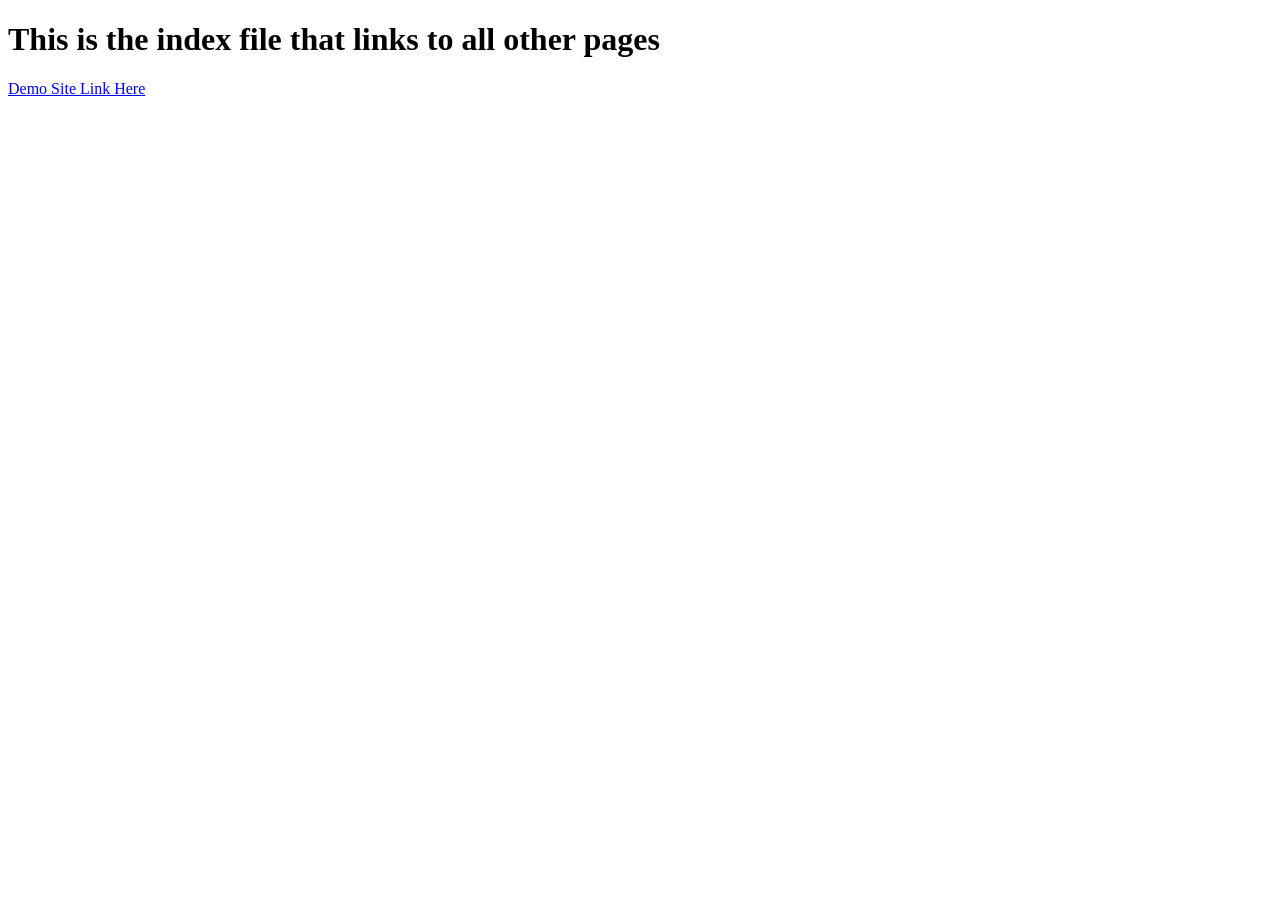
<file: index.html>
<!DOCTYPE html>
<html>
<head>
	<title>Root</title>
</head>
<body>
	<h1>This is the index file that links to all other pages</h1>
	<a href="demoSite/index.html">Demo Site Link Here</a>
</body>
</html>
</file>
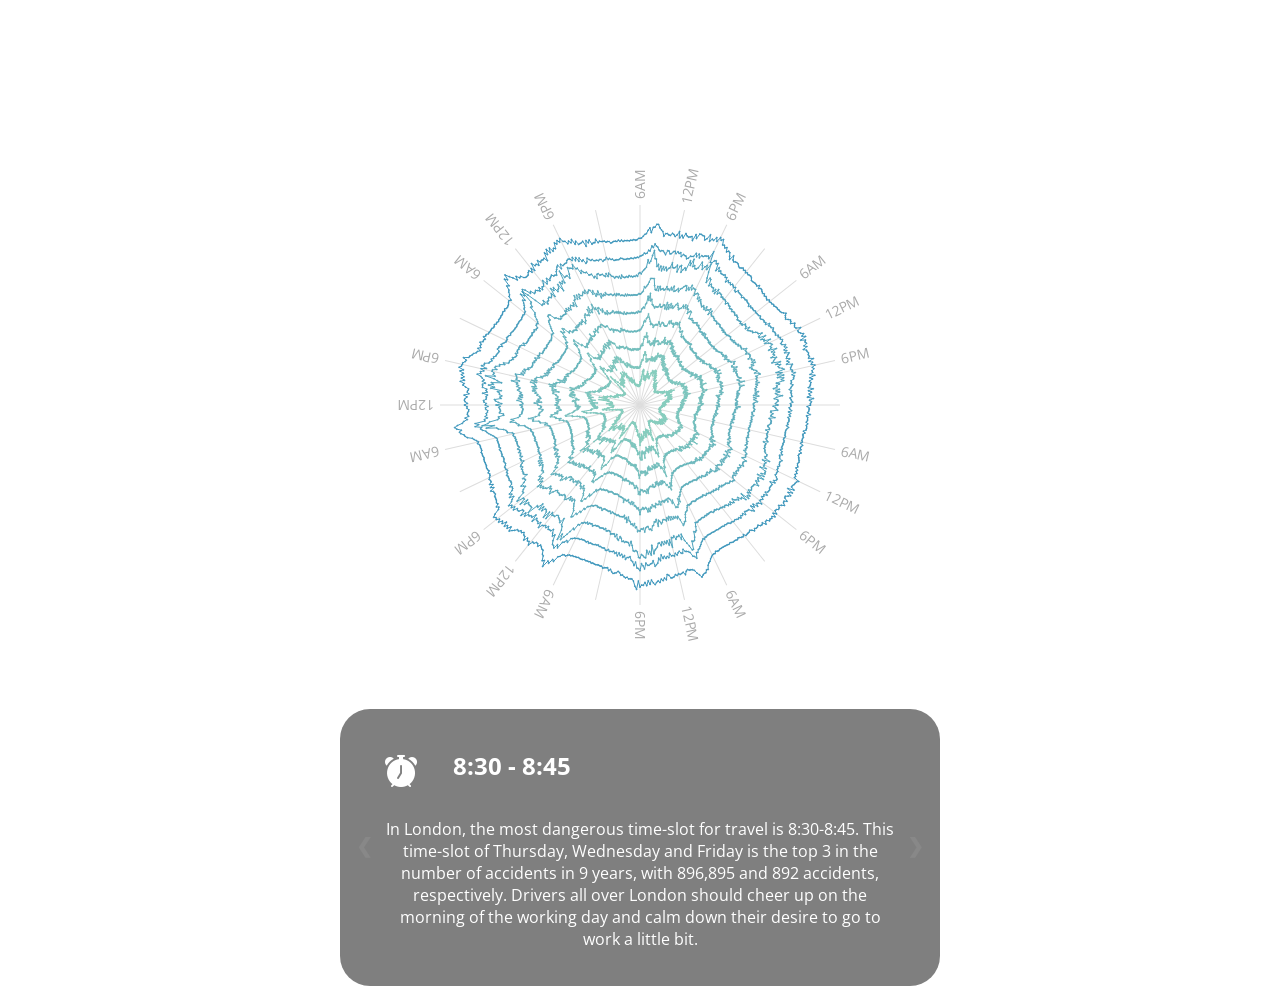
<file: demoSite/map1/index.html>
<!DOCTYPE html>
<html>
<head>
    <meta charset="utf-8" />
    <!-- Google Fonts -->
    <link href="https://fonts.googleapis.com/css?family=Open+Sans:300,300i,400,400i,600,600i,700,700i|Raleway:300,300i,400,400i,500,500i,600,600i,700,700i|Poppins:300,300i,400,400i,500,500i,600,600i,700,700i" rel="stylesheet">
    <link href="../assets/vendor/bootstrap-icons/bootstrap-icons.css" rel="stylesheet">

    <title></title>
    <style>
        .axis text {
            font: 14px Open Sans;
        }
        .axis line {
            fill: none;
            stroke: #ddd;
            /*stroke-dasharray: 4;*/
        }
        .line {
            fill: none;
            stroke: orange;
            stroke-width: 3px;
        }
        #chart{
            text-align:center;
        }
        .chart-title{
            text-align:center;
            font: 35px Open Sans;
            color: #fff;
        }
        .tooltip {
            font: bold 25px Open Sans;
            /*font-family: simsun;*/
            font-size: 12px;
            width: 120px;
            height: auto;
            color: #555;
            position: absolute;
            text-align: left;
            border-style: solid;
            border-width: 2px;
            background-color: white;
            border-radius: 5px;
        }

         /* Slideshow container */
        .slideshow-container {
          position: relative;
          background: rgba(0,0,0,0.5);
          width: 600px;
          color: white;
          margin: 0 auto;
          border-radius: 30px;
        }

        /* Slides */
        .mySlides {
          display: none;
          padding: 20px 45px;
          text-align: center;
          font-family: Open Sans;
        }

        /* Next & previous buttons */
        .prev, .next {
          cursor: pointer;
          position: absolute;
          top: 50%;
          width: auto;
          margin-top: -30px;
          padding: 16px;
          color: #888;
          font-weight: bold;
          font-size: 20px;
          border-radius: 0 3px 3px 0;
          user-select: none;
        }

        /* Position the "next button" to the right */
        .next {
          position: absolute;
          right: 0;
          border-radius: 3px 0 0 3px;
        }

        /* On hover, add a black background color with a little bit see-through */
        .prev:hover, .next:hover {
          background-color: rgba(0,0,0,0.8);
          color: white;
        }

        .card_title {
            display: flex;
            align-items: center;
        }

    </style>
</head>
<body>

    <div id="chart">
        <h2 class="chart-title">Accidents of 2005-2014, by Day of Week</h2>
    </div>

    <script src="d3.v5.min.js"></script>

    <script>
        var width = 960,
            height = 600,
            radius = Math.min(width, height) / 2 - 100;
        var maxAngle = 24;
        var maxValue = 0;
        var minValue = 800;
        var yearList = [
            2005,2006,2007,2009,2010,2011,2012,2013,2014
        ];
        var yearIndex = 0;

        var datalist = [];

        var svg = d3.select("#chart")
            .append("svg")
            .attr("width", width)
            .attr("height", height)
            .append("g")
            .attr("transform", "translate(" + width / 2 + "," + height / 2 + ")")
            .attr("font-family", "Open Sans");

        // Define a pop-up box, which is used to display related messages when the mouseover
        var tooltip = d3.select("body")
            .append("div")
            .attr("class", "tooltip")
            .style("opacity", 0.0);

        // Generate the content of the pop-up box
        function tooltipContent(list, title) {
            var tpl = "<div style='margin-top:5px;'><span>"
            tpl += "{name}: </span>{value}</div>";
            var html = "<div style='padding-left:20px;padding-right: 20px;padding-bottom:10px;font-size:12px;'>";
            html += "<h2>" + title + "</h2>"
            list.forEach(function (dataItem) {
                name = dataItem.name, value = dataItem.value;
                html += tpl.replace("{name}", name).replace("{value}", value);
            });
            html += "</div>";
            return html;
        }

        function draw() {
            var data = datalist[0];
            var weekName = "week"
            var valueName = "count";
            maxValue += minValue;

            // Enumerate the seven days of the week. Also the related time point
            var weeks = [
                "Monday",
                "6AM",
                "12PM",
                "6PM",
                "Tuesday",
                "6AM",
                "12PM",
                "6PM",
                "Wednesday",
                "6AM",
                "12PM",
                "6PM",
                "Thursday",
                "6AM",
                "12PM",
                "6PM",
                "Friday",
                "6AM",
                "12PM",
                "6PM",
                "Saturday",
                "6AM",
                "12PM",
                "6PM",
                "Sunday",
                "6AM",
                "12PM",
                "6PM"
            ];
            var maxAxisScale = 7 * 24 * 60;

            var axisScale = d3.scaleLinear()
                .domain([0, maxAxisScale])
                .range([0, 2 * Math.PI]);

            var r = d3.scaleLinear()
                .domain([0, maxValue])
                .range([0, radius]);

            var computeColor = d3.interpolate(
                d3.rgb(144, 212, 190),
                d3.rgb(38, 135, 188))
                ;
            var colorLinear = d3.scaleLinear()
                .domain([0, maxValue])
                .range([0, 1])
                ;
            var color = function (value) {
                return computeColor(colorLinear(value));
            };
            
            // 9 groups for 9 time scale lines
            var ga = svg.append("g")
                .attr("class", "a axis")
                .selectAll("g")
                .data(weeks)
                .enter()
                .append("g")
                .attr("transform", function (d, i) {
                    return "rotate(" + (axisScale(i * maxAxisScale / weeks.length) * 180 / Math.PI) + ")";
                });

            ga.append("line")
                .attr("state", d => d)
                .attr("x2", radius);

            // Generate radial text and refer to Tree of life chart in D3 Gallery
            ga.append("text")
                .attr("x", radius + 6)
                .attr("dy", ".35em")
                .style("text-anchor", function (d) { return d < 270 && d > 90 ? "end" : null; })
                .attr("transform", function (d) {
                    return d < 270 && d > 90 ? "rotate(180 " + (radius + 6) + ",0)" : null;
                })
                .style("fill", (d, i) => {
                    if (i % 4 === 0) {
                        return "white"
                    }
                    return "#aaa";
                })
                .text(function (d, i) { return d; });

            // Use radial line drawing function
            var line = d3.lineRadial()
                .angle(function (d) {
                    return axisScale(d[0]) + Math.PI / 2;
                })
                .radius(function (d) {
                    return r(d[1]);
                });

            for (var index = 0; index < datalist.length; index++) {
                // Generate data for concentric circles
                var dataValues = [];
                datalist[index].forEach(function (item, i) {
                    var basicValue = item[valueName];
                    dataValues.push([
                        i * 15,
                        basicValue  + minValue / datalist.length * (index + 1),   // In order to separate the 9 radial lines, a basic value is forced to increase before being converted to radius
                        item[weekName],
                        yearList[index],
                        item.time,
                        basicValue
                    ]);
                });
                dataValues.push(dataValues[0]);

                // Draw concentric circles
                svg.selectAll(".area-" + index)
                    .data([dataValues])
                    .enter()
                    .append("polygon")
                    .attr("class", "area-" + index)
                    .style("stroke-width", "1px")
                    .style("stroke", color(minValue / datalist.length * (index + 1)))
                    .attr("points", function (d) {
                        var str = "";
                        for (var pti = 0; pti < d.length; pti++) {
                            var coors = line([d[pti]])
                                .slice(1)
                                .slice(0, -1);
                            str = str + coors + " ";
                        }
                        return str;
                    })
                    .style("fill", "none")
                    .on("mouseover", function (d,i) {
                        d3.select(this)
                            .style("stroke-width", "3px");
                    })
                    .on("mouseout", function () {
                        d3.select(this)
                            .style("stroke-width", "1px");
                    });

                // Draw scatter points for hover
                svg.selectAll(".circle-" + index)
                    .data(dataValues)
                    .enter()
                    .append("circle")
                    .attr("class", "circle-" + index)
                    .style("stroke-width", "1px")
                    .style("stroke", color(minValue / datalist.length * (index + 1)))
                    .attr("cx", function (d) {
                        var coors = line([d])
                            .slice(1)
                            .slice(0, -1);
                        var arr = coors.split(",");
                        return arr[0];
                    })
                    .attr("cy", function (d) {
                        var coors = line([d])
                            .slice(1)
                            .slice(0, -1);
                        var arr = coors.split(",");
                        return arr[1];
                    })
                    .attr("r",0.5)
                    .style("fill", "none")
                    .on("mouseover", function (d, i) {
                      // Generate the message content of box
                        var strhtml = tooltipContent([
                            { name: "count", value: d[5] },
                            { name: "week", value: d[2] },
                            { name: "time", value: d[4] }
                        ], d[3]);

                        // Show windows
                        tooltip.html(strhtml)
                            .style("width", "auto")
                            .style("height", "auto")
                            .style("left", (event.pageX - 60) + "px")
                            .style("top", (event.pageY + 20) + "px")
                            .style("opacity", 1.0)
                            ;
                        d3.select(this)
                            .style("stroke-width", "3px");
                    })
                    .on("mouseout", function () {
                        // Hide windows
                        tooltip.style("width", 0)
                            .style("height", 0)
                            .style("opacity", 0.0);
                        d3.select(this)
                            .style("stroke-width", "1px");
                    });
            }
        }

        function RequsetData() {
            if (yearIndex >= yearList.length) {
                draw();
                return;
            }
            d3.csv(yearList[yearIndex] + ".csv?v=1").then(function (data) {
                var weekName = "week"
                var valueName = "count";

                var currentWeek = "";
                data.forEach(function (item) {
                    if (item[weekName] !== "") {
                        currentWeek = item[weekName];
                    }
                    item[weekName] = currentWeek;
                    item[valueName] = item[valueName] * 1;
                    maxValue = Math.max(maxValue, item[valueName]);
                });
                datalist.push(data);
                yearIndex++;
                RequsetData();
            });
        }
        RequsetData();
    </script>
    <div class="slideshow-container">

      <!-- Full-width slides/quotes -->
      <div class="mySlides">
        <div class="card_title">
        <i class="bi bi-alarm-fill" style="font-size: 2rem; vertical-align:middle"></i><h2>&nbsp; &nbsp; &nbsp; 8:30 - 8:45</h2></div>
        <p>In London, the most dangerous time-slot for travel is 8:30-8:45. This time-slot of Thursday, Wednesday and Friday is the top 3 in the number of accidents in 9 years, with 896,895 and 892 accidents, respectively. Drivers all over London should cheer up on the morning of the working day and calm down their desire to go to work a little bit.
        </p>
      </div>

      <div class="mySlides">
        <div class="card_title">
        <i class="bi bi-calendar-day-fill" style="font-size: 2rem; vertical-align:middle"></i><h2>&nbsp; &nbsp; &nbsp; Saturday</h2></div>
        <p>The most dangerous day of the week in a year is Saturday. This happened 8 times in 9 years, except in 2012. London drivers should be more focused when driving on a rest day travel.
        </p>
      </div>

      <!-- Next/prev buttons -->
      <a class="prev" onclick="plusSlides(-1)">&#10094;</a>
      <a class="next" onclick="plusSlides(1)">&#10095;</a>
    </div>

    </div>

    <!-- Vendor JS Files -->
    <script src="../assets/vendor/bootstrap/js/bootstrap.bundle.min.js"></script>

    <!-- Template Main JS File -->
    <script src="../assets/js/main.js"></script>

    <script type="text/javascript">
        var slideIndex = 1;
        showSlides(slideIndex);

        function plusSlides(n) {
          showSlides(slideIndex += n);
        }

        function currentSlide(n) {
          showSlides(slideIndex = n);
        }

        function showSlides(n) {
          var i;
          var slides = document.getElementsByClassName("mySlides");
          if (n > slides.length) {slideIndex = 1}
            if (n < 1) {slideIndex = slides.length}
            for (i = 0; i < slides.length; i++) {
              slides[i].style.display = "none";
            }
          slides[slideIndex-1].style.display = "block";
        } 
    </script>
</body>
</html>
</file>
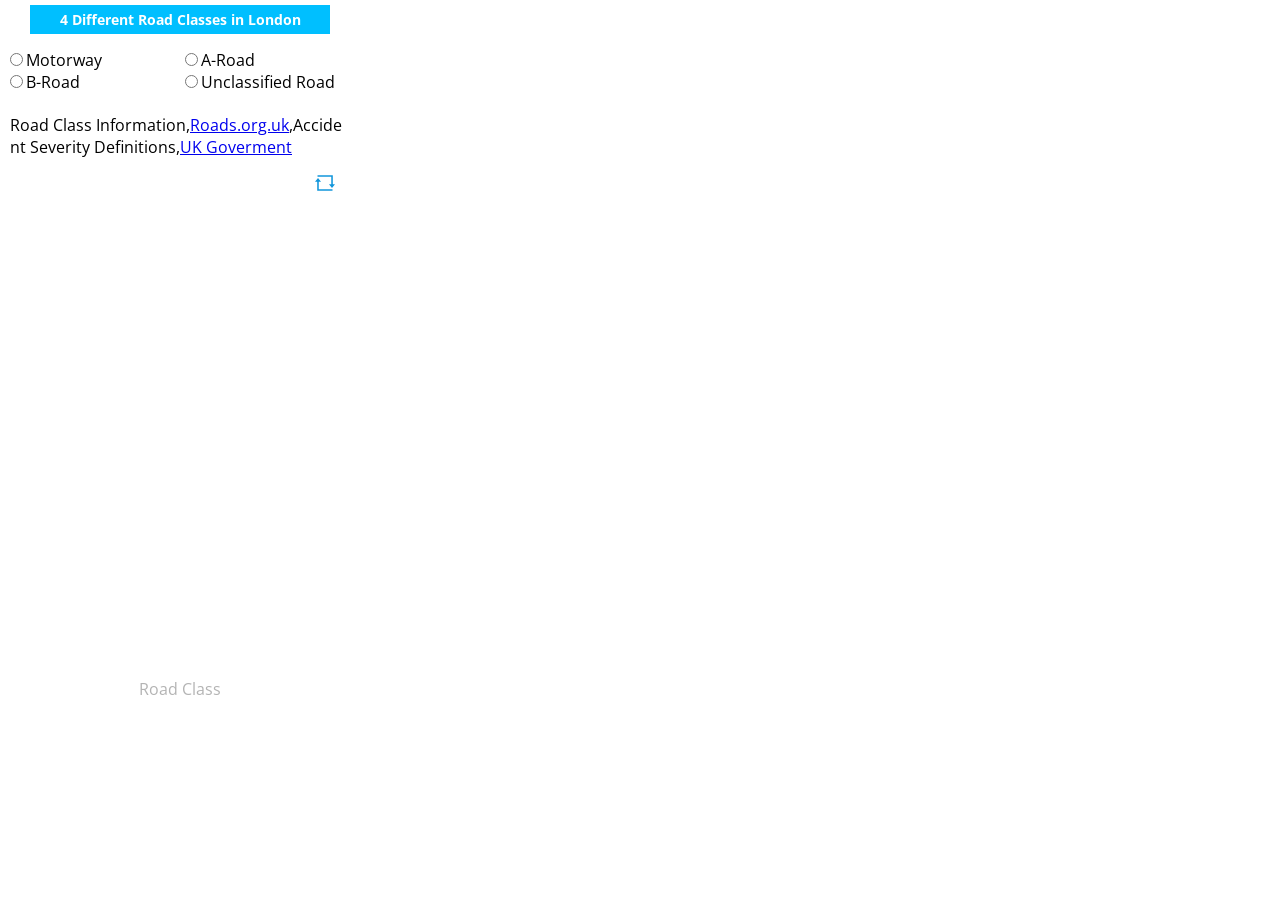
<file: demoSite/map3/index.html>
<!DOCTYPE html>
<html lang="en">
<head>
    <meta charset="UTF-8">
    <title>road</title>
    <script src='https://api.tiles.mapbox.com/mapbox-gl-js/v1.1.1/mapbox-gl.js'></script>
    <link href='https://api.tiles.mapbox.com/mapbox-gl-js/v1.1.1/mapbox-gl.css' rel='stylesheet'/>
    <script src="https://cdn.bootcdn.net/ajax/libs/jquery/3.6.0/jquery.min.js"></script>
    <script crossorigin="anonymous"
            integrity="sha512-W7jN6TS8p1Qwh4GSXsXh0tWSdAXN4v0MEgq9uOsYcz8A/KxzSPzBL1jDPErfgKUMb11QV2BknSzY/HltjLKPfg=="
            src="https://lib.baomitu.com/echarts/5.1.0/echarts.min.js"></script>
    <!-- Google Fonts -->
    <link href="https://fonts.googleapis.com/css?family=Open+Sans:300,300i,400,400i,600,600i,700,700i|Raleway:300,300i,400,400i,500,500i,600,600i,700,700i|Poppins:300,300i,400,400i,500,500i,600,600i,700,700i" rel="stylesheet">

    <style>
        body, html {
            margin: 0;
            padding: 0;
            height: 100vh;
            font-family: Open Sans;
        }

        svg:hover {
            -webkit-filter: drop-shadow(0px 0px 0px #2B76B3);
        }
    </style>
</head>
<body>
<div id="map" style="width:100%;height: 100%;position: absolute;left: 0;top: 0;z-index: 1">
</div>
<div style="position: absolute;left: 5px;top: 5px;width: 350px;height: calc(100vh - 260px); background-color: rgba(255, 255, 255, 0.7);z-index: 100">
    <div style="background-color:#00BFFF;color: white;margin-left:25px;padding:5px 0 5px 0;width: 300px;text-align: center;font-size: 14px;font-weight: bold">
        4 Different Road Classes in London
    </div>
    <div style="padding-top: 15px;height: 50px">
        <div style="width: 50%;float: left">
            <input type="radio" name="type" value="Motorway">Motorway
        </div>
        <div style="width: 50%;float: left">
            <input type="radio" name="type" value="A Road">A-Road
        </div>
        <div style="width: 50%;float: left">
            <input type="radio" name="type" value="B Road">B-Road
        </div>
        <div style="width: 50%;float: left">
            <input type="radio" name="type" value="Unclassified">Unclassified Road
        </div>
    </div>
    <div style="padding: 15px 5px 15px 5px; white-space:normal; word-break:break-all; word-wrap:break-word; ">Road Class
        Information,<a href="https://www.roads.org.uk/articles/road-numbers/numbers-and-b-roads">Roads.org.uk</a>,Accident
        Severity Definitions,<a
                href="https://assets.publishing.service.gov.uk/government/uploads/system/uploads/attachment_data/file/743853/reported-road-casualties-gb-notes-definitions.pdf">UK
            Goverment</a></div>
    <div id="btn" style="float: left;margin-left: 310px;">
        <svg t="1618763987425" class="icon" viewBox="0 0 1025 1024" version="1.1" xmlns="http://www.w3.org/2000/svg"
             p-id="2015" width="20" height="20">
            <path d="M913 576.488h112.197L871.138 769.091 717.079 576.488H833V192H129v-80h784v464.488zM113 447.984H0L154.059 255.38l154.058 192.603H193V832h704v80H113V447.984z"
                  fill="#1296db" p-id="2016"></path>
        </svg>
    </div>
    <div id="myChart" style="height: 250px;width: 350px;float: left"></div>
    <div id="myChart2" style="height: 250px;width: 350px;float: left"></div>
    <div style="width: 100%;text-align: center;margin-top: -20px;float: left">Road Class</div>
</div>
<div style="position: fixed;right: 0;bottom: 0;width: 100vw;height: 250px;background-color: rgba(255, 255, 255, 0.7);z-index: 100">
    <div style="width: 65%;height: 100%;float: left">
        <div id="title" style="width: 100%;text-align: center;padding-top: 10px"></div>
        <div id="text" style="width: 100%;padding: 10px 20px 0 20px"></div>
    </div>
    <div id="myChart3" style="width: 35%;height: 100%;float: left"></div>
</div>
<script>
    const options = {
        'Motorway': {
            title: "Motorway",
            title2: "Motorway",
            text: "Motorways first came to Britain over three decades after the advent of the A-road numbering event, and as a result required a new numbering system. They were given an M prefix.Car speed limit is generally 70mph on motorways. <br\><br\>There are very few accidents on motorways in the London area, accounting for only 1% of the volume of accidents in 9 years, but due to speed limits and traffic flow, the proportion of fatal accidents is the highest of all road types.",
            data: [0.92, 8.17, 90.92]
        }, 'A Road': {
            title: "A Road",
            title2: "A-Road",
            text: "A-roads are the major through-routes, forming the basic network of main roads and arteries.<br\><br\> The number of accidents on  A-roads is the largest, accounting for 67% of the total number of accidents in 9 years.The road conditions and speed limit on A-roads are second only to motorways.At the same time, the percentage of fatal car accidents of A-roads is second only to motorways",
            data: [0.74, 11.70, 87.57]
        }, 'B Road': {
            title: "Motorway",
            title2: "B-Road",
            text: "B-roads are a lower class of road, often of a poorer physical standard, and forming links within the framework of A-roads. <br\><br\>The number of car accidents on B-roads accounted for 8% of the total number of car accidents in 9 years.The percentage of fatal car accidents on B-roads is less than that on A-roads.",
            data: [0.69, 11.58, 87.74]
        }, 'Unclassified': {
            title: "Unclassified",
            title2: "Unclassified-Road",
            text: "Unclassified roads are  the minor roads that are left over - country lanes and city streets and they are not allocated with numbers in this scheme. Unclassified roads include a large part of local roads and community roads, and is generally considered to be the most road type in each city. <br\><br\>The total number of accidents on unclassified roads is not large compared to the number of roads of  this class in London, accounting for 23% of the total number of accidents in 9 years.Vehicles driving on roads of this type are usually at low speeds, and the percentage of fatal car accidents on unclassified road. is the smallest",
            data: [0.62, 11.37, 88.01]
        }
    };
    let myChart3 = null;


    //Initialize the map
    mapboxgl.accessToken = 'pk.eyJ1IjoicmljOTIiLCJhIjoiY2ttNjFnbzEzMDRxNzJ2bGF3ZjIza3ExdiJ9.HEEieF4NwtWQcSRejRNhdw';
    let map = new mapboxgl.Map({
        container: 'map',
        style: 'mapbox://styles/mapbox/dark-v9',
        bounds: [[-0.515681, 51.283617], [0.334266, 51.688150]]
    });
    //Load local road network data
    map.on("load", () => {
        console.log("加载完成")
        map.addSource("road", {
            type: "geojson",
            data: "./data1.geojson",
        });
        map.addLayer({
            id: "road",
            type: "line",
            source: "road",
            filter: ["==", "class", "Motorway"],
            layout: {},
            paint: {
                "line-color": [
                    "case",
                    [
                        "==",
                        [
                            "get",
                            "class"
                        ],
                        "Motorway"
                    ],
                    "#FF0000",
                    [
                        "==",
                        [
                            "get",
                            "class"
                        ],
                        "A Road"
                    ],
                    "#FFFF00",
                    [
                        "==",
                        [
                            "get",
                            "class"
                        ],
                        "B Road"
                    ],
                    "#00FFFF",
                    "#f50ad2"
                ],
                'line-width': [
                    "case",
                    [
                        "==",
                        [
                            "get",
                            "class"
                        ],
                        "Motorway"
                    ],
                    5,
                    [
                        "==",
                        [
                            "get",
                            "class"
                        ],
                        "A Road"
                    ],
                    4,
                    [
                        "==",
                        [
                            "get",
                            "class"
                        ],
                        "B Road"
                    ],
                    3,
                    2
                ],
            }
        });
    })
    initChart();

    function initChart() {
        let myChart = echarts.init(
            document.getElementById("myChart")
        );
        // Draw bar chart
        myChart.setOption({
            tooltip: {
                trigger: 'axis'
            },
            title: {
                text: "Number of Accidents on 4 Road Classes",
                textStyle: {color: "#000", fontSize: 14}
            },
            xAxis: {
                type: 'category',
                data: ['Motorway', 'A Road', 'B Road', 'Unclassified'],
                axisLabel: {
                    interval: 0,
                    rotate: 40
                },
            },
            yAxis: {
                type: 'value',
            },
            grid: {
                x: 70,
            },
            series: [{
                data: [2290, 153706, 18965, 55209],
                type: 'bar',
                barWidth: 30,
                showBackground: true,
                label: {
                    show: true,
                    position: 'top'
                },
                backgroundStyle: {
                    color: 'rgba(180, 180, 180, 0.2)'
                }
            }]
        });
        let myChart2 = echarts.init(
            document.getElementById("myChart2")
        );
        // Draw line chart
        myChart2.setOption({
            title: {
                text: "Percentage of Fatal Accidents \non 4 Road Classes",
                textStyle: {color: "#000", fontSize: 14}
            },
            tooltip: {
                trigger: 'axis'
            },
            xAxis: {
                // name:"Road Class",
                // nameGap:25,
                nameLocation: "center",
                type: 'category',
                data: ['Motorway', 'A Road', 'B Road', 'Unclassified'],
                axisLabel: {
                    interval: 0,
                    rotate: 40
                }
            },
            yAxis: {
                type: 'value',
                axisLabel: {
                    formatter: function (value, index) {
                        return value + '%';
                    }
                }
            },
            series: [{
                data: [0.92, 0.74, 0.69, 0.62],
                type: 'line',
                showBackground: true,
                label: {
                    show: true,
                    position: 'top'
                },
                backgroundStyle: {
                    color: 'rgba(180, 180, 180, 0.2)'
                }
            }]
        });
        $("#myChart2").hide();

        initChart3(options["Motorway"]);


    }

    //Switch
    function translate() {
            $("#myChart").toggle();
            $("#myChart2").toggle();
    }

    $("#btn").click(function () {
        translate();
    })

    //Change table and text on the bottom 
    function initChart3(data) {
        $("#text").html(data.text);
        $("#title").text(data.title);
        if (!myChart3) {
            myChart3 = echarts.init(
                document.getElementById("myChart3")
            );
        }
        // Draw bar chart
        myChart3.setOption({
            color: ['#00BFFF'],
            tooltip: {
                trigger: 'axis'
            },
            title: {
                text: "Accident Severity Percentage on " + data.title2,
                textStyle: {color: "#000", fontSize: 14}
            },
            xAxis: {
                type: 'value'
            },
            yAxis: {
                type: 'category',
                data: ['Fatal', 'Serious', 'Slight'],
                name: "Road Class",
                nameLocation: "end",
            },
            series: [{
                data: data.data,
                type: 'bar',
                barWidth: 30,
                showBackground: true,
                label: {
                    show: true,
                    position: 'right'
                },
                backgroundStyle: {
                    color: 'rgba(180, 180, 180, 0.2)'
                }
            }]
        });
    }

    // Filter switching events
    $("input[type='radio']").on("change", function () {
        let val = $("input[name='type']:checked").val();
        console.log(val);
        if (val == "Motorway" || val == "A Road" || val == "B Road") {
            map.setFilter("road", ["==", "class", val])
        } else {
            map.setFilter("road", ["!in", "class", "Motorway", "A Road", "B Road"])
        }
        initChart3(options[val])
    })
</script>
</body>
</html>
</file>
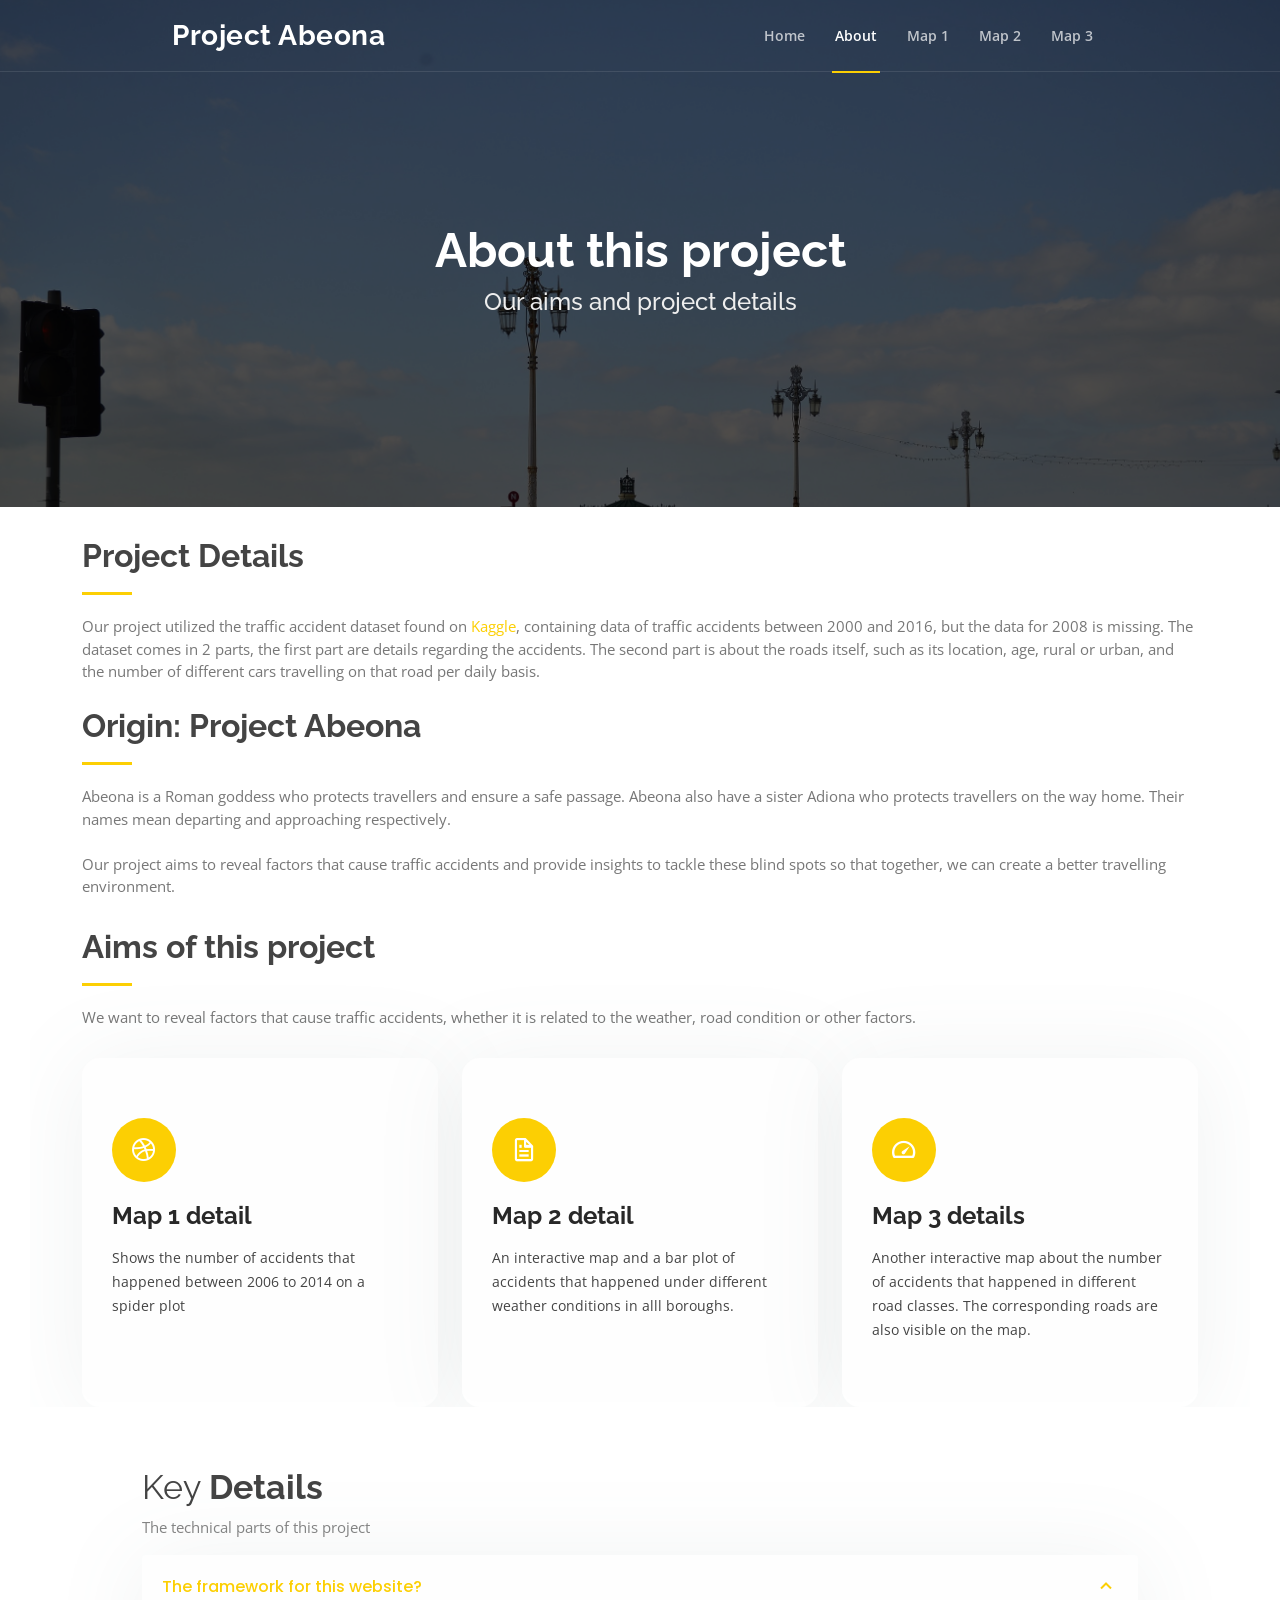
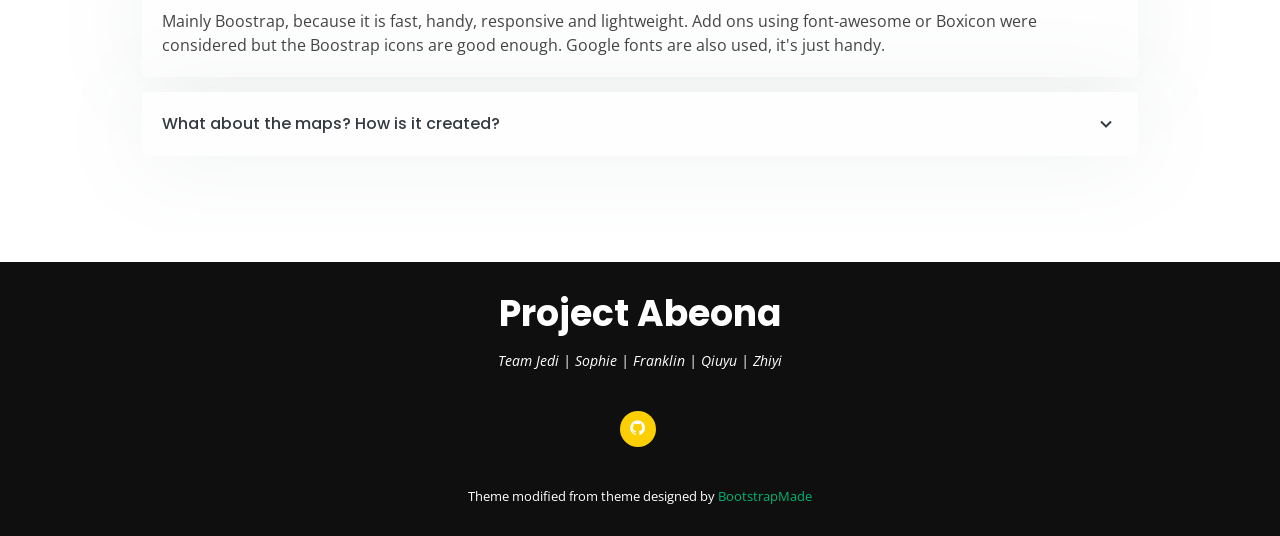
<file: demoSite/about.html>
<!DOCTYPE html>
<html lang="en">

<head>
  <meta charset="utf-8">
  <meta content="width=device-width, initial-scale=1.0" name="viewport">

  <title>Traffic Accident Map</title>

  <!-- Favicons -->
  <link href="assets/img/favicon.png" rel="icon">
  <link href="assets/img/apple-touch-icon.png" rel="apple-touch-icon">

  <!-- Google Fonts -->
  <link href="https://fonts.googleapis.com/css?family=Open+Sans:300,300i,400,400i,600,600i,700,700i|Raleway:300,300i,400,400i,500,500i,600,600i,700,700i|Poppins:300,300i,400,400i,500,500i,600,600i,700,700i" rel="stylesheet">

  <!-- Vendor CSS Files -->
  <link href="assets/vendor/bootstrap/css/bootstrap.min.css" rel="stylesheet">
  <link href="assets/vendor/bootstrap-icons/bootstrap-icons.css" rel="stylesheet">
  <link href="assets/vendor/boxicons/css/boxicons.min.css" rel="stylesheet">

  <!-- Template Main CSS File -->
  <link href="assets/css/style.css" rel="stylesheet">

  <!-- =======================================================
  * Template Name: KnightOne - v4.0.1
  * Template URL: https://bootstrapmade.com/knight-simple-one-page-bootstrap-template/
  * Author: BootstrapMade.com
  * License: https://bootstrapmade.com/license/
  ======================================================== -->
</head>

<body>

  <!-- ======= Header ======= -->
  <header id="header" class="fixed-top ">
    <div class="container-fluid">

      <div class="row justify-content-center">
        <div class="col-xl-9 d-flex align-items-center justify-content-lg-between">
          <h1 class="logo me-auto me-lg-0"><a href="index.html">Project Abeona</a></h1>
          <!-- Uncomment below if you prefer to use an image logo -->
          <!-- <a href="index.html" class="logo me-auto me-lg-0"><img src="assets/img/logo.png" alt="" class="img-fluid"></a>-->

          <nav id="navbar" class="navbar order-last order-lg-0">
            <ul>
              <li><a class="nav-link scrollto" href="index.html">Home</a></li>
              <li><a class="nav-link scrollto active" href="about.html">About</a></li></li>
              <li><a class="nav-link scrollto " href="index.html#cta1">Map 1</a></li>
              <li><a class="nav-link scrollto " href="index.html#cta2">Map 2</a></li>
              <li><a class="nav-link scrollto " href="index.html#cta3">Map 3</a></li>
              
            </ul>
            <i class="bi bi-list mobile-nav-toggle"></i>
          </nav><!-- .navbar -->

        
        </div>
      </div>

    </div>
  </header><!-- End Header -->

    <!-- ======= Hero Section ======= -->
  
  <section id="hero" class="d-flex flex-column justify-content-center">
    <div class="container">
      <div class="row justify-content-center">
        <div class="col-xl-8" style="padding: 150px;">
          <h1>About this project</h1>
          <h2>Our aims and project details</h2>
        </div>
      </div>
    </div>
  </section><!-- End Hero -->


  <main id='main' style="padding:30px;">
    <!-- ======= About Us Section ======= -->
    <section id="hero about" class="about">
      <div class="container">

        <div class="section-title">
          <h2>Project Details</h2>
          <p>Our project utilized the traffic accident dataset found on <a href="https://www.kaggle.com/daveianhickey/2000-16-traffic-flow-england-scotland-wales">Kaggle</a>, containing data of traffic accidents between 2000 and 2016, but the data for 2008 is missing. The dataset comes in 2 parts, the first part are details regarding the accidents. The second part is about the roads itself, such as its location, age, rural or urban, and the number of different cars travelling on that road per daily basis.</p>
          </br>
          <h2>Origin: Project Abeona</h2>
          <p>Abeona is a Roman goddess who protects travellers and ensure a safe passage. Abeona also have a sister Adiona who protects travellers on the way home. Their names mean departing and approaching respectively. </br></br>

          Our project aims to reveal factors that cause traffic accidents and provide insights to tackle these blind spots so that together, we can create a better travelling environment.
          </p>
      </div>
    </section>
    <!-- ======= Services Section ======= -->
    <section id="services" class="services">
      <div class="container">

        <div class="section-title">
          <h2>Aims of this project</h2>
          <p>We want to reveal factors that cause traffic accidents, whether it is related to the weather, road condition or other factors.</p>
        </div>

        <div class="row">
          <div class="col-lg-4 col-md-6 d-flex align-items-stretch">
            <div class="icon-box">
              <div class="icon"><i class="bx bxl-dribbble"></i></div>
              <h4><a href="index.html#cta1">Map 1 detail</a></h4>
              <p>Shows the number of accidents that happened between 2006 to 2014 on a spider plot</p>
            </div>
          </div>

          <div class="col-lg-4 col-md-6 d-flex align-items-stretch mt-4 mt-md-0">
            <div class="icon-box">
              <div class="icon"><i class="bx bx-file"></i></div>
              <h4><a href="index.html#cta2">Map 2 detail</a></h4>
              <p>An interactive map and a bar plot of accidents that happened under different weather conditions in alll boroughs.</p>
            </div>
          </div>

          <div class="col-lg-4 col-md-6 d-flex align-items-stretch mt-4 mt-lg-0">
            <div class="icon-box">
              <div class="icon"><i class="bx bx-tachometer"></i></div>
              <h4><a href="index.html#cta3">Map 3 details</a></h4>
              <p>Another interactive map about the number of accidents that happened in different road classes. The corresponding roads are also visible on the map.</p>
            </div>
          </div>


        </div>

      </div>
    </section><!-- End Services Section -->

  
    <!-- ======= Faq Section ======= -->
    <section id="faq" class="faq">
      <div class="container-fluid">

        <div class="row">

          <div class="d-flex flex-column justify-content-center align-items-stretch  order-2 order-lg-1">

            <div class="content">
              <h3>Key <strong>Details</strong></h3>
              <p>
                The technical parts of this project
              </p>
            </div>

            <div class="accordion-list">
              <ul>
                <li>
                  <a data-bs-toggle="collapse" class="collapse" data-bs-target="#accordion-list-1">The framework for this website?<i class="bx bx-chevron-down icon-show"></i><i class="bx bx-chevron-up icon-close"></i></a>
                  <div id="accordion-list-1" class="collapse show" data-bs-parent=".accordion-list">
                    <p>
                      Mainly Boostrap, because it is fast, handy, responsive and lightweight. Add ons using font-awesome or Boxicon were considered but the Boostrap icons are good enough. Google fonts are also used, it's just handy.
                    </p>
                  </div>
                </li>

                <li>
                  <a data-bs-toggle="collapse" data-bs-target="#accordion-list-2" class="collapsed">What about the maps? How is it created?<i class="bx bx-chevron-down icon-show"></i><i class="bx bx-chevron-up icon-close"></i></a>
                  <div id="accordion-list-2" class="collapse" data-bs-parent=".accordion-list">
                    <p>
                      We downloaded the dataset from Kaggle, which is very heavy in size (~300mb). We chunked it down to the area of London only, and divided by year, and did some cleaning. And then we use D3.js and Mapbox to create the interactive maps and diagrams.
                    </p>
                  </div>
                </li>

              </ul>
            </div>

          </div>
        </div>

      </div>
    </section><!-- End Faq Section -->

  </main><!-- End #main -->

  <!-- ======= Footer ======= -->
  <footer id="footer">
    <div class="container">
      <h3>Project Abeona</h3>
      <p>Team Jedi | Sophie | Franklin | Qiuyu | Zhiyi</p>
      <div class="social-links">
        <a href="https://github.com/casa-ucl/casa0017---final-group-assignment-jedi" class="github"><i class="bx bxl-github"></i></a>
      </div>
      <div class="credits">
        <!-- All the links in the footer should remain intact. -->
        <!-- You can delete the links only if you purchased the pro version. -->
        <!-- Licensing information: https://bootstrapmade.com/license/ -->
        <!-- Purchase the pro version with working PHP/AJAX contact form: https://bootstrapmade.com/knight-simple-one-page-bootstrap-template/ -->
        Theme modified from theme designed by <a href="https://bootstrapmade.com/">BootstrapMade</a>
      </div>
    </div>
  </footer><!-- End Footer -->

  <div id="preloader"></div>
  <a href="#" class="back-to-top d-flex align-items-center justify-content-center"><i class="bi bi-arrow-up-short"></i></a>

  <!-- Vendor JS Files -->
  <script src="assets/vendor/bootstrap/js/bootstrap.bundle.min.js"></script>

  <!-- Template Main JS File -->
  <script src="assets/js/main.js"></script>

</body>

</html>
</file>
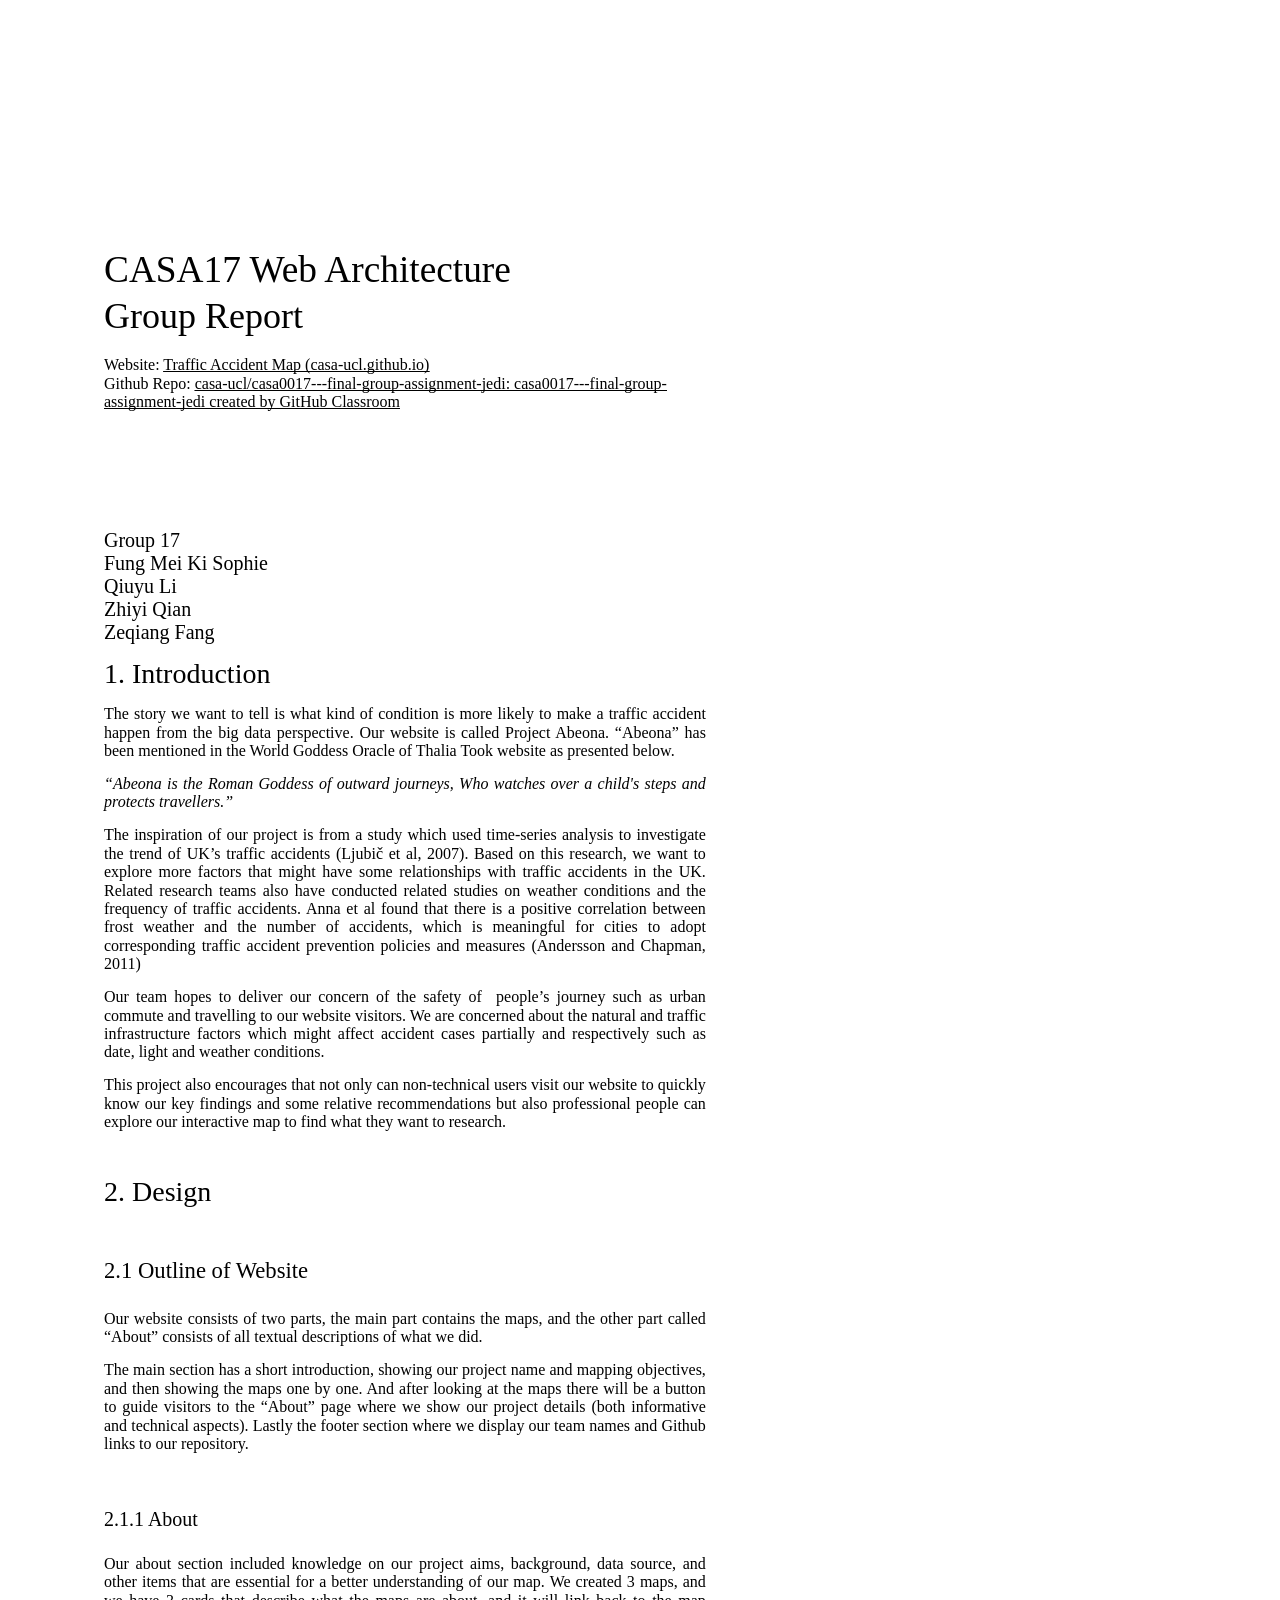
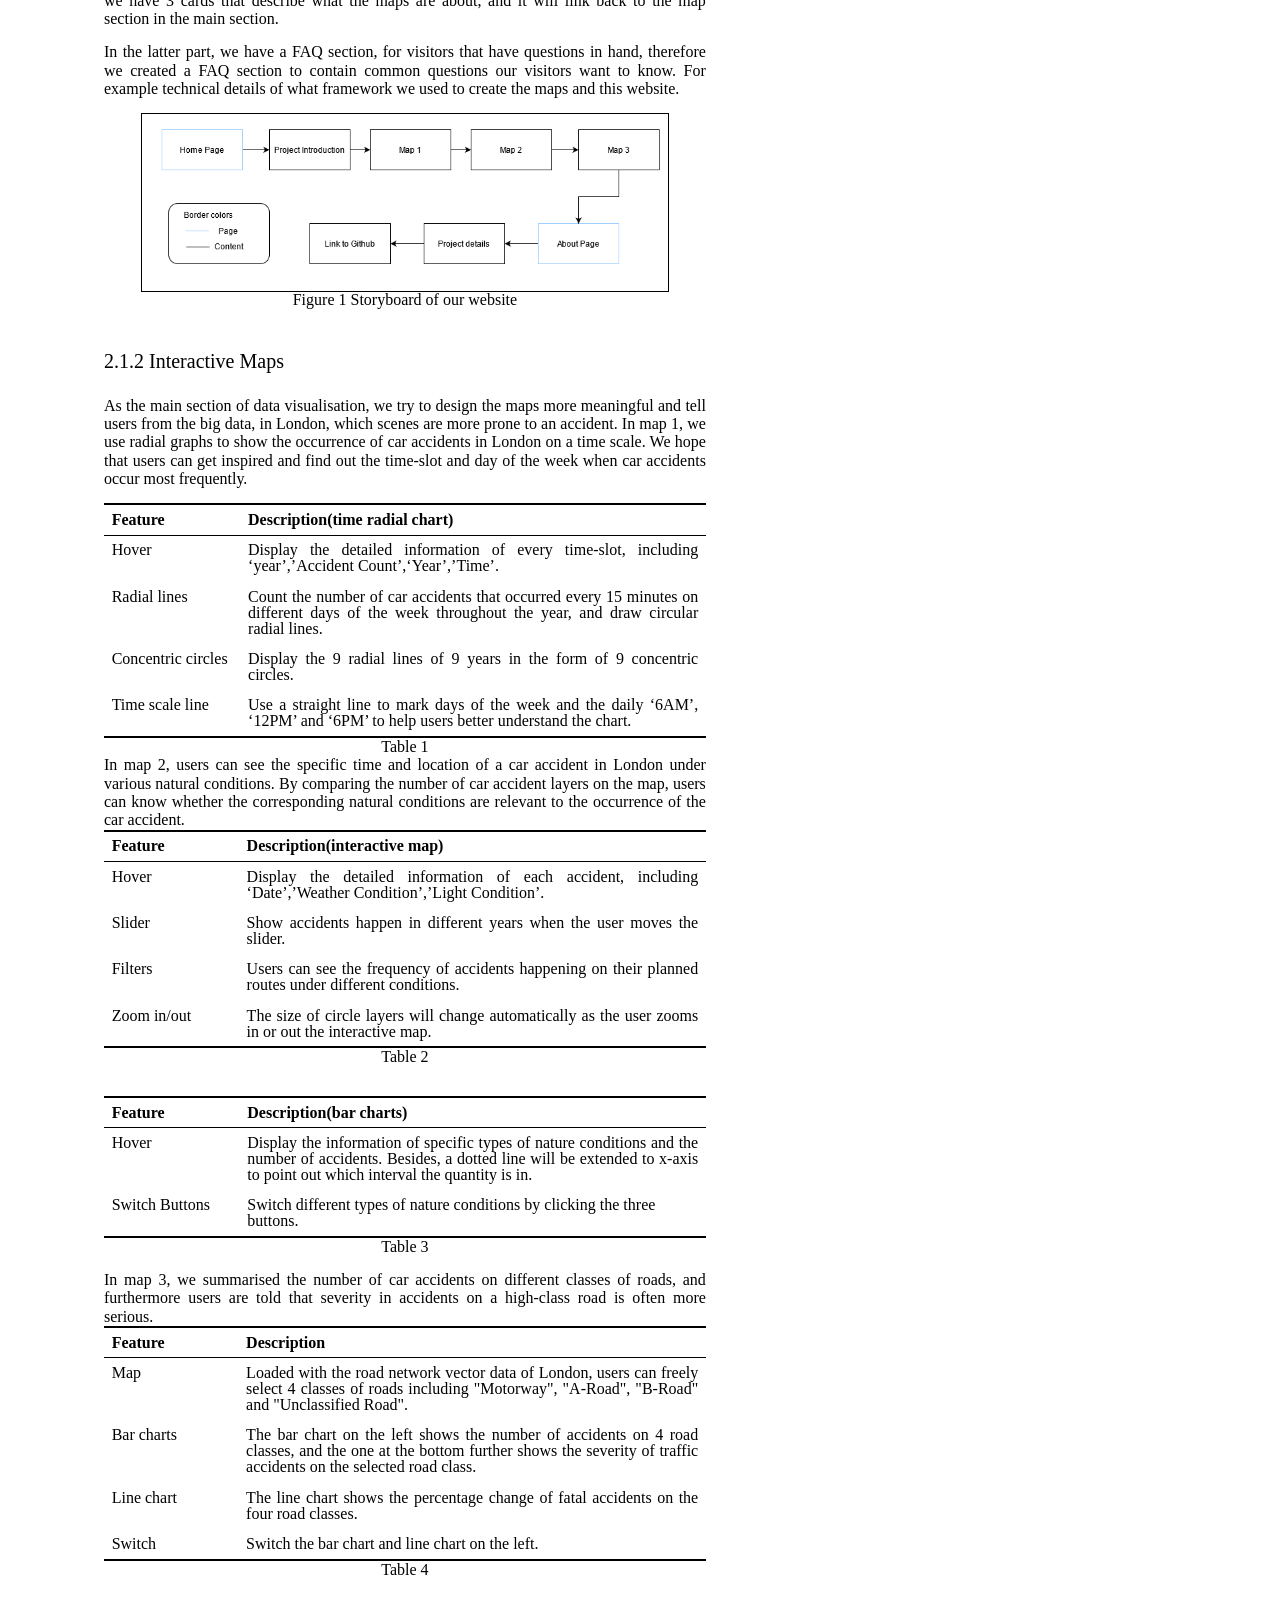
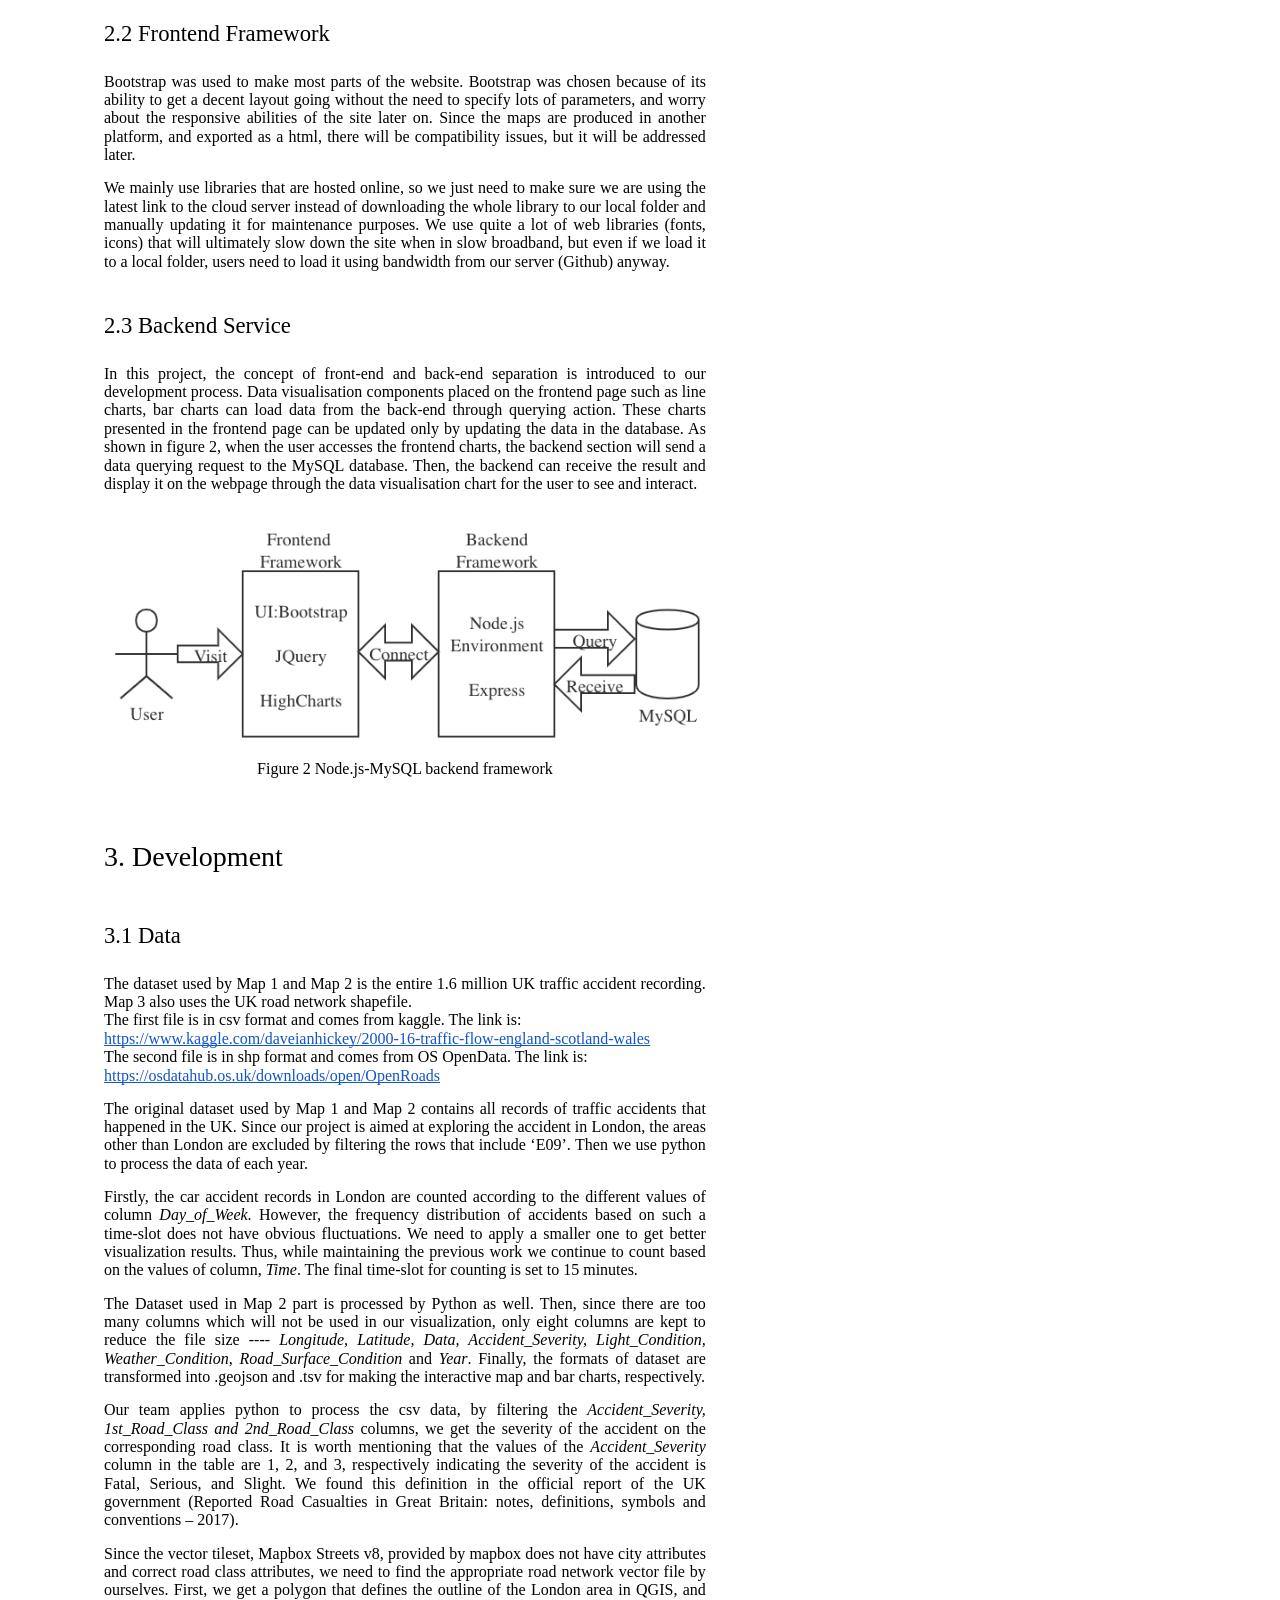
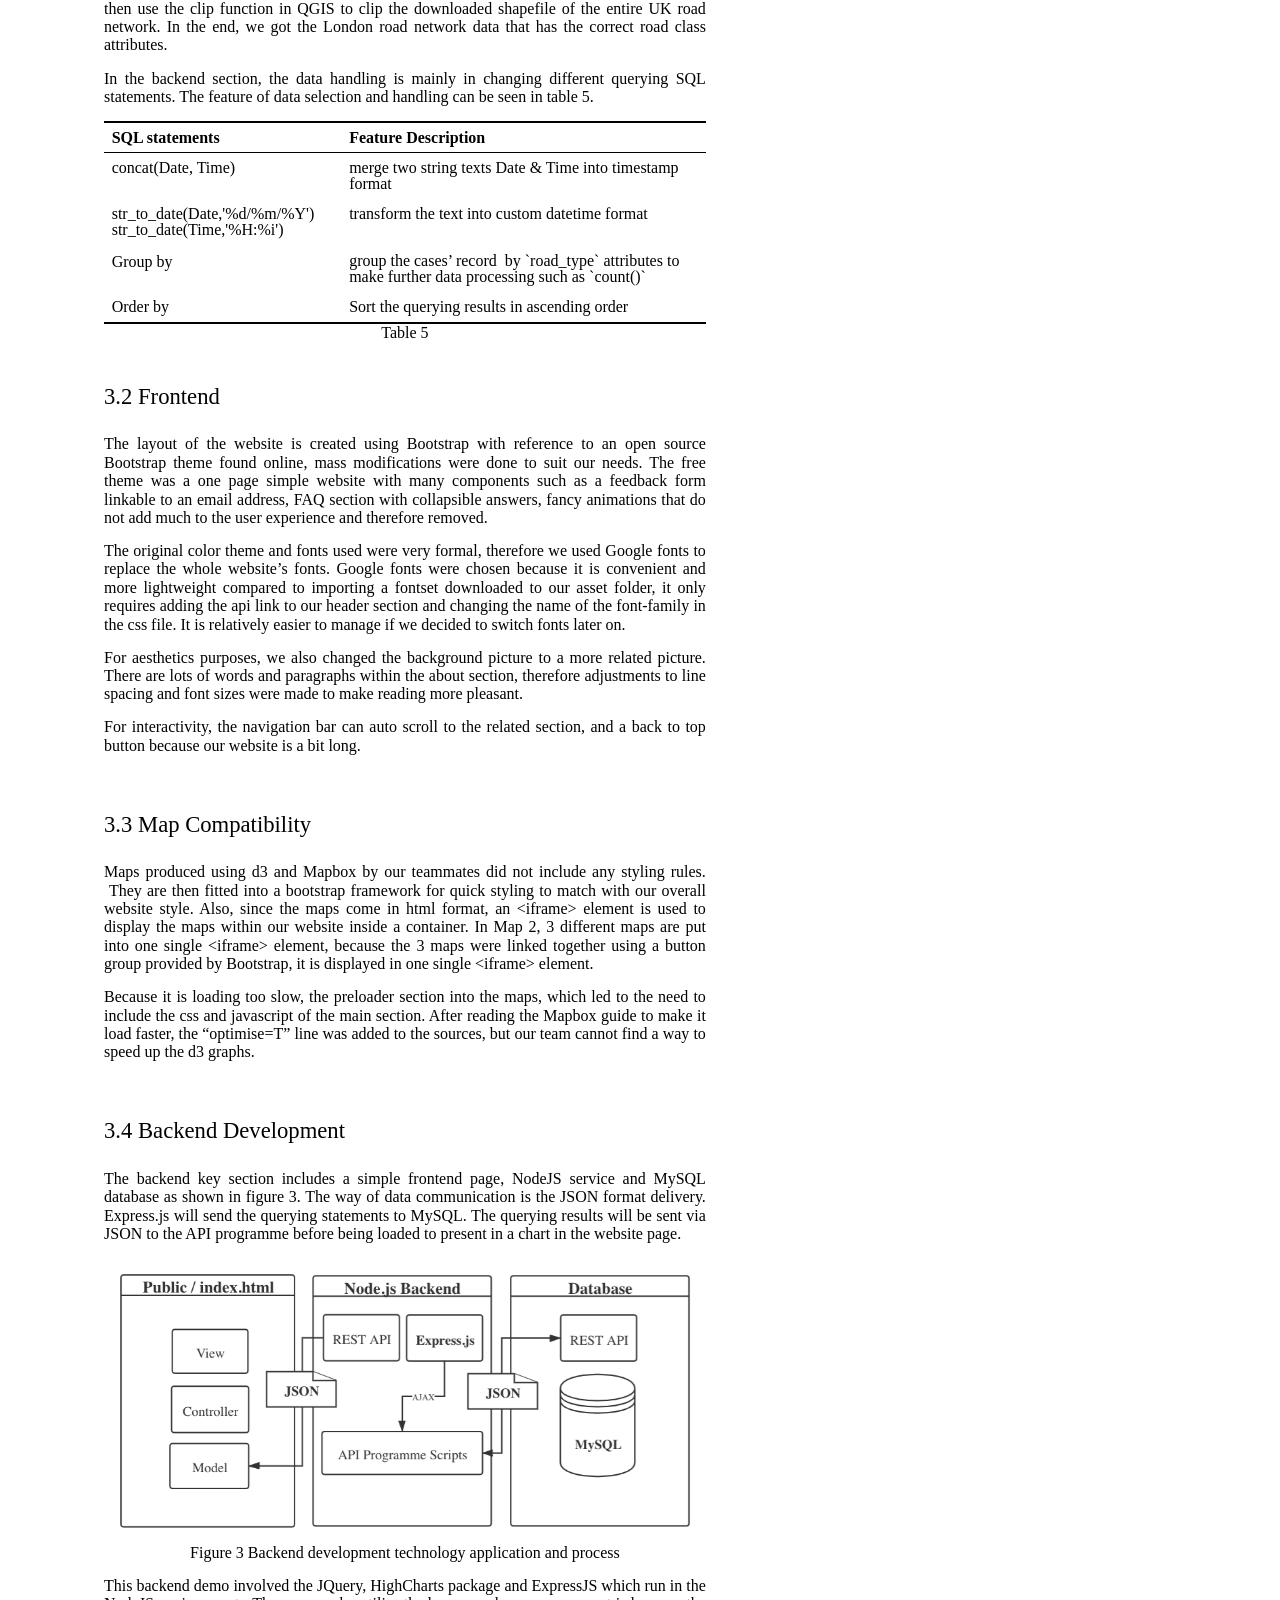
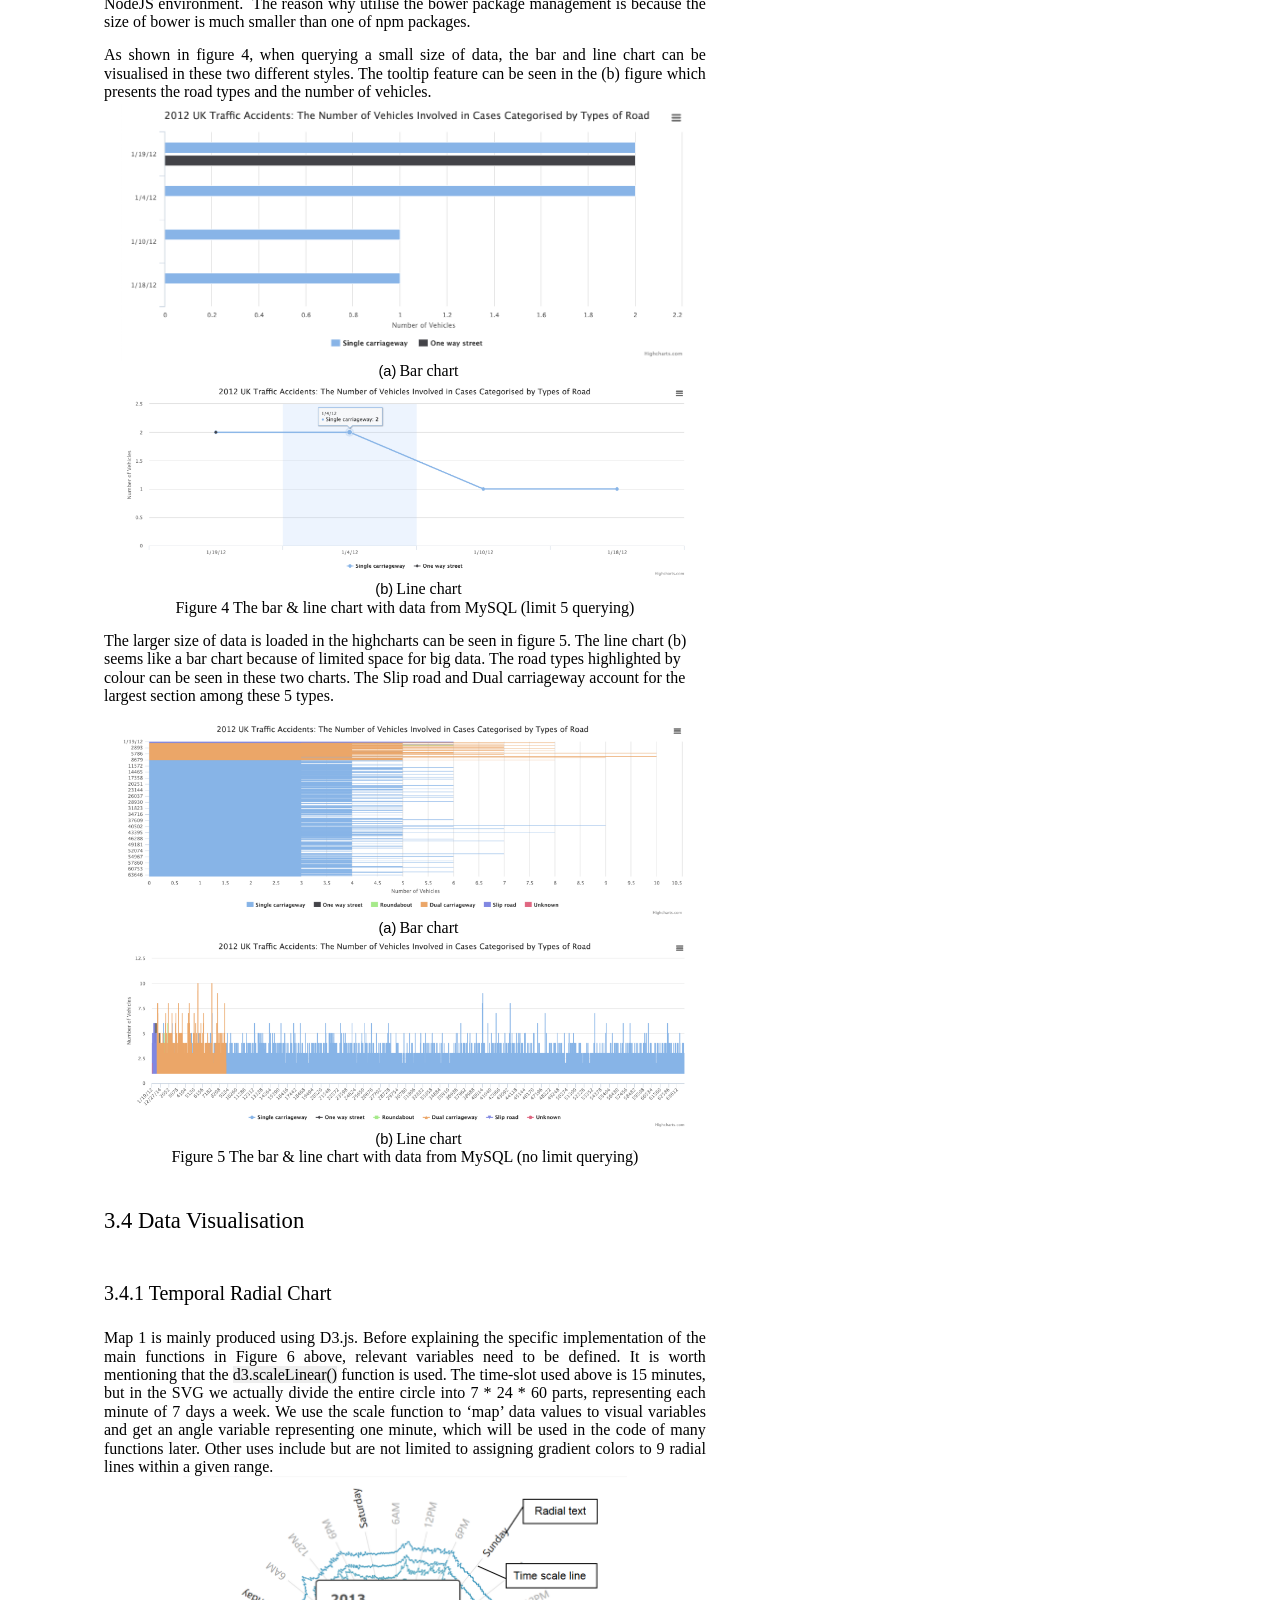
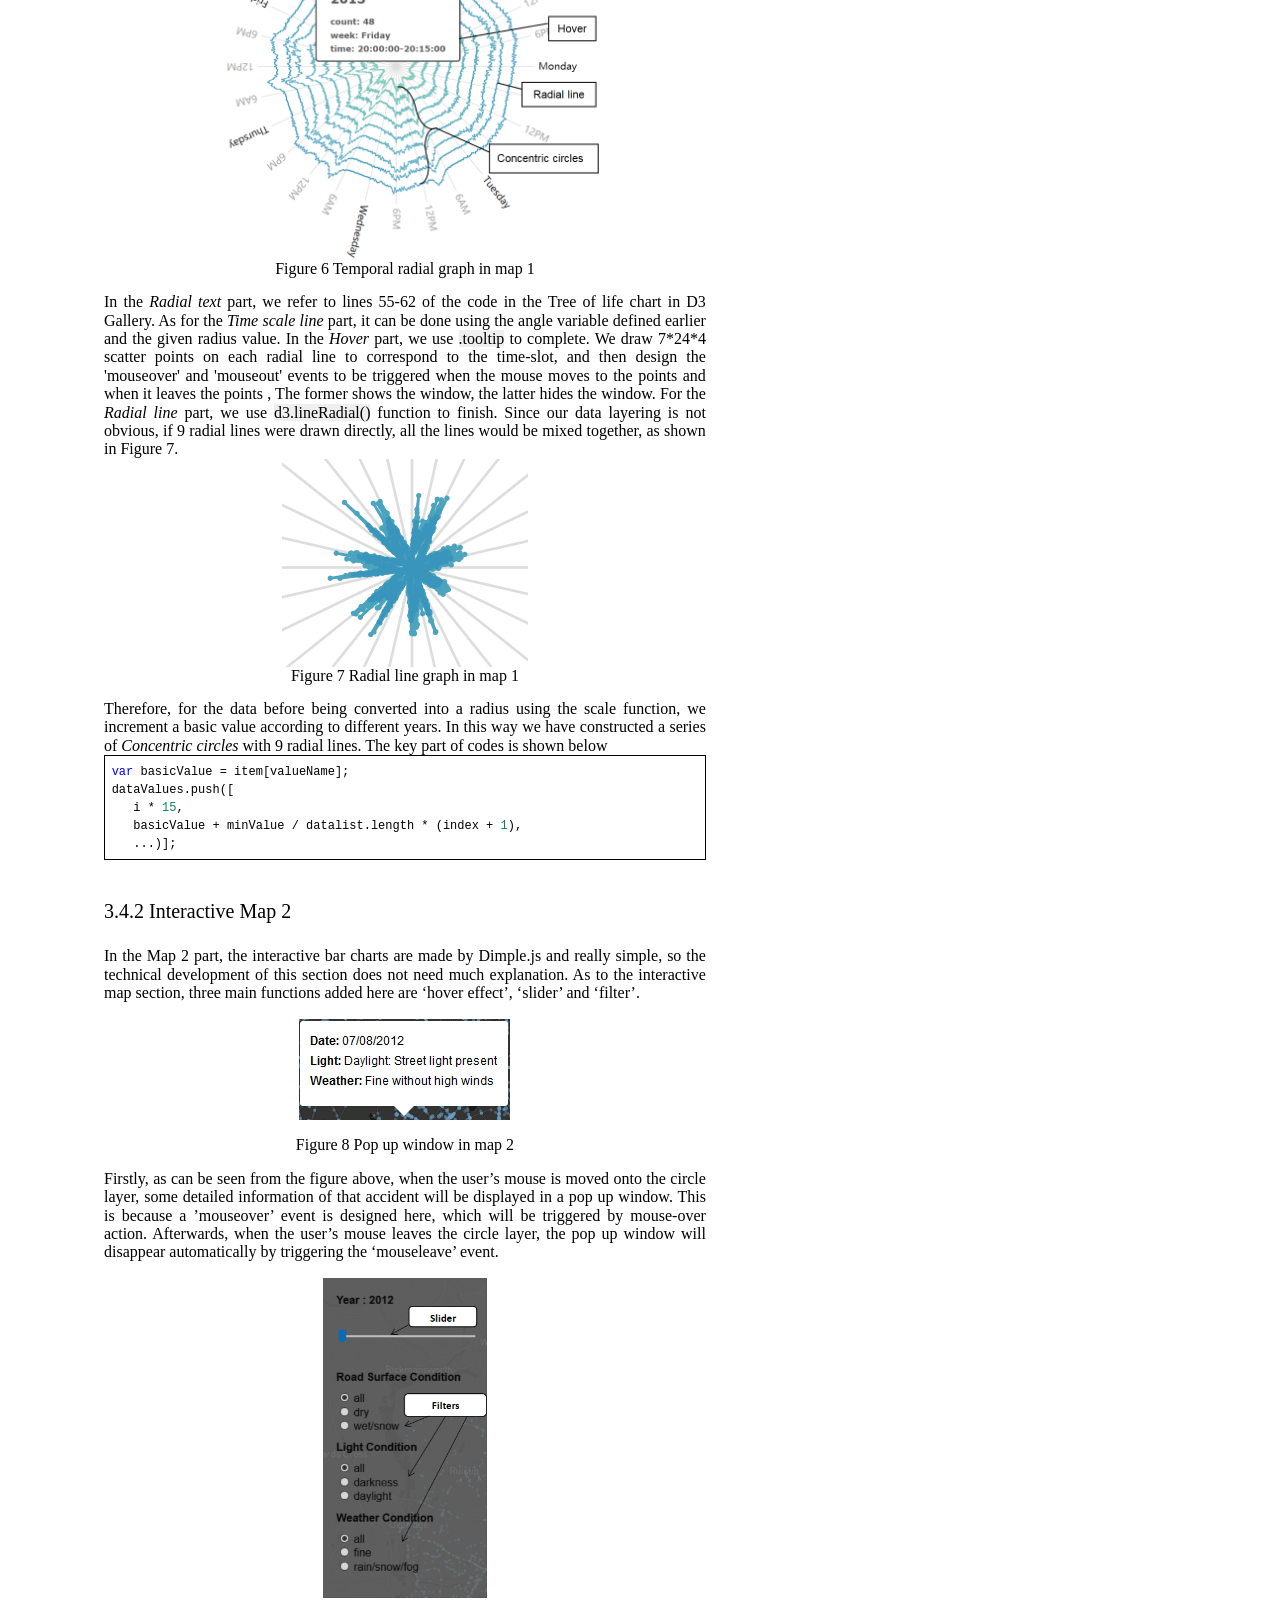
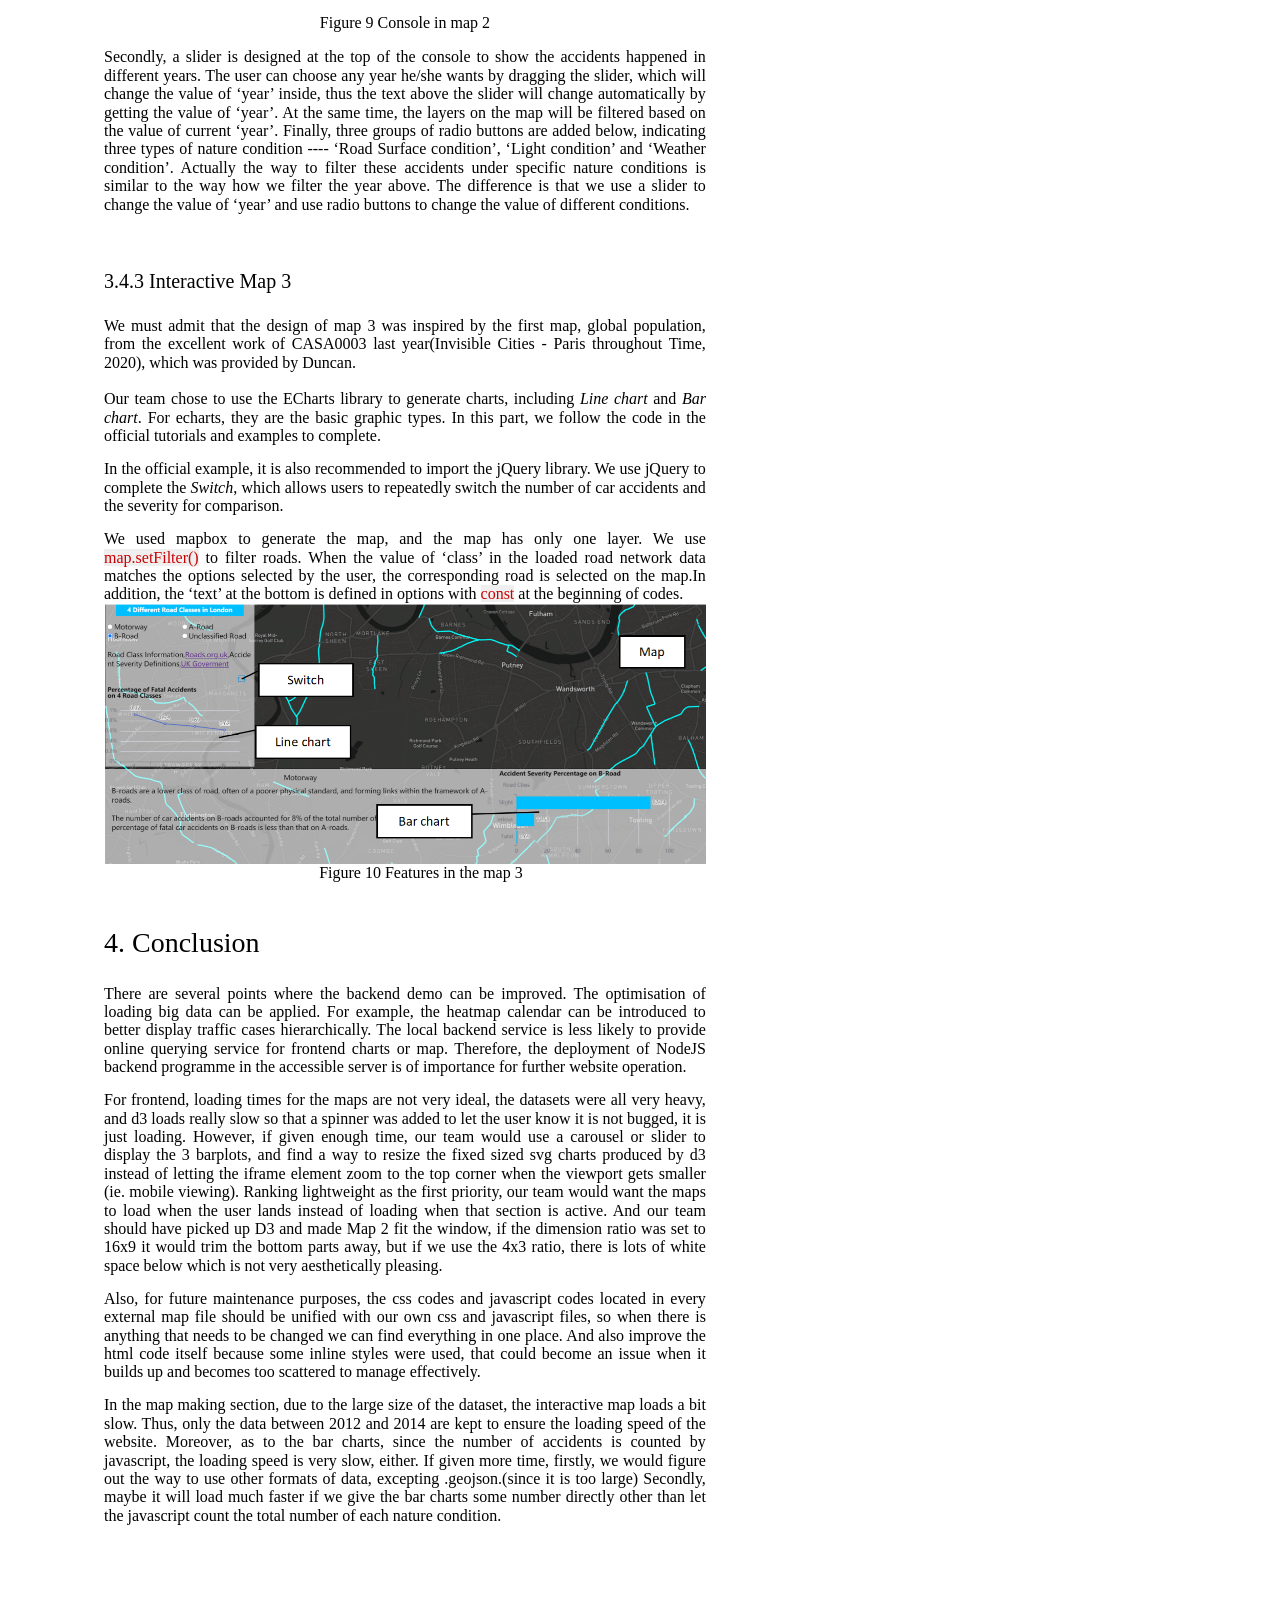
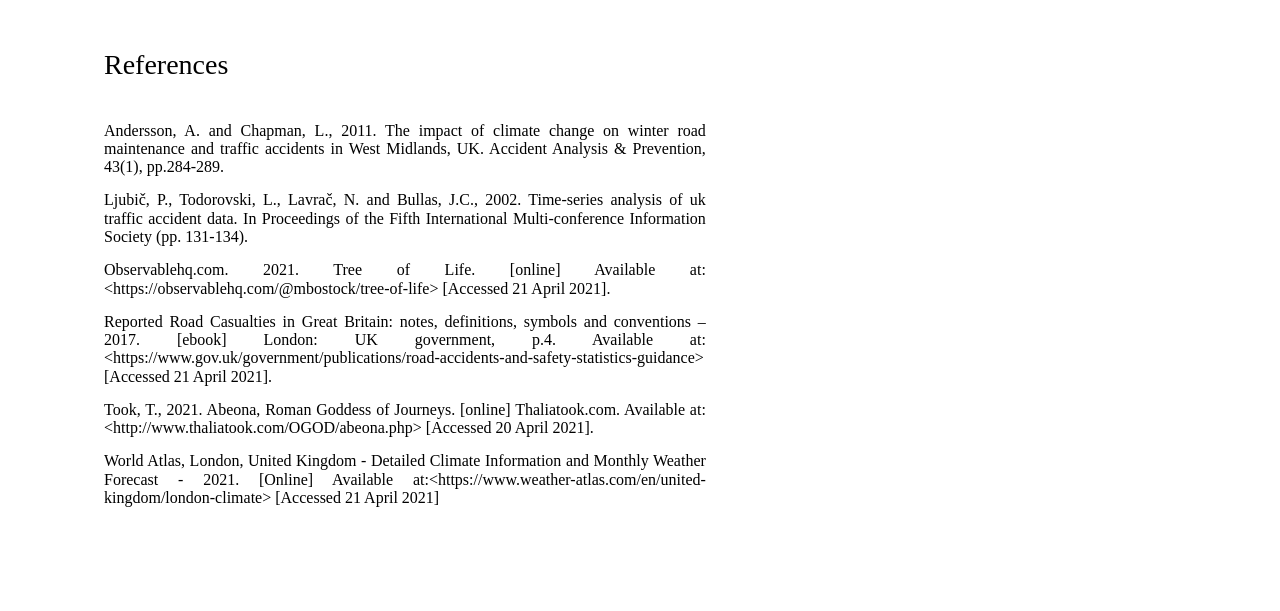
<file: Group Report/Group_Report.html>
<html><head><meta content="text/html; charset=UTF-8" http-equiv="content-type"><style type="text/css">ol.lst-kix_l8b3iyh9dixy-6{list-style-type:none}.lst-kix_dt7htixgv7l9-5>li{counter-increment:lst-ctn-kix_dt7htixgv7l9-5}.lst-kix_l8b3iyh9dixy-5>li:before{content:"" counter(lst-ctn-kix_l8b3iyh9dixy-5,decimal) ") "}ol.lst-kix_l8b3iyh9dixy-5{list-style-type:none}.lst-kix_l8b3iyh9dixy-6>li:before{content:"" counter(lst-ctn-kix_l8b3iyh9dixy-6,lower-latin) ". "}ol.lst-kix_l8b3iyh9dixy-4{list-style-type:none}ol.lst-kix_l8b3iyh9dixy-3{list-style-type:none}.lst-kix_l8b3iyh9dixy-3>li:before{content:"" counter(lst-ctn-kix_l8b3iyh9dixy-3,lower-latin) ") "}.lst-kix_l8b3iyh9dixy-7>li:before{content:"" counter(lst-ctn-kix_l8b3iyh9dixy-7,lower-roman) ". "}ol.lst-kix_l8b3iyh9dixy-8{list-style-type:none}ol.lst-kix_l8b3iyh9dixy-7{list-style-type:none}.lst-kix_tbpn17788k10-2>li{counter-increment:lst-ctn-kix_tbpn17788k10-2}ol.lst-kix_79g89amzuxyp-4.start{counter-reset:lst-ctn-kix_79g89amzuxyp-4 0}ol.lst-kix_tbpn17788k10-4.start{counter-reset:lst-ctn-kix_tbpn17788k10-4 0}.lst-kix_l8b3iyh9dixy-4>li:before{content:"" counter(lst-ctn-kix_l8b3iyh9dixy-4,lower-roman) ") "}.lst-kix_c8agije6gc76-4>li{counter-increment:lst-ctn-kix_c8agije6gc76-4}.lst-kix_l8b3iyh9dixy-0>li{counter-increment:lst-ctn-kix_l8b3iyh9dixy-0}.lst-kix_79g89amzuxyp-8>li{counter-increment:lst-ctn-kix_79g89amzuxyp-8}.lst-kix_l8b3iyh9dixy-1>li:before{content:"(" counter(lst-ctn-kix_l8b3iyh9dixy-1,lower-roman) ") "}.lst-kix_l8b3iyh9dixy-2>li:before{content:"(" counter(lst-ctn-kix_l8b3iyh9dixy-2,decimal) ") "}ol.lst-kix_l8b3iyh9dixy-5.start{counter-reset:lst-ctn-kix_l8b3iyh9dixy-5 0}.lst-kix_l8b3iyh9dixy-0>li:before{content:"(" counter(lst-ctn-kix_l8b3iyh9dixy-0,lower-latin) ") "}ul.lst-kix_slcy48z05fe-1{list-style-type:none}ul.lst-kix_slcy48z05fe-0{list-style-type:none}ol.lst-kix_oq6dwofxdvfy-5.start{counter-reset:lst-ctn-kix_oq6dwofxdvfy-5 0}ul.lst-kix_slcy48z05fe-5{list-style-type:none}ul.lst-kix_slcy48z05fe-4{list-style-type:none}ul.lst-kix_slcy48z05fe-3{list-style-type:none}ul.lst-kix_slcy48z05fe-2{list-style-type:none}ul.lst-kix_slcy48z05fe-8{list-style-type:none}ul.lst-kix_slcy48z05fe-7{list-style-type:none}ul.lst-kix_slcy48z05fe-6{list-style-type:none}ol.lst-kix_dt7htixgv7l9-4.start{counter-reset:lst-ctn-kix_dt7htixgv7l9-4 0}.lst-kix_tbpn17788k10-4>li{counter-increment:lst-ctn-kix_tbpn17788k10-4}.lst-kix_dt7htixgv7l9-7>li{counter-increment:lst-ctn-kix_dt7htixgv7l9-7}.lst-kix_c8agije6gc76-2>li{counter-increment:lst-ctn-kix_c8agije6gc76-2}.lst-kix_l8b3iyh9dixy-8>li:before{content:"" counter(lst-ctn-kix_l8b3iyh9dixy-8,decimal) ". "}ol.lst-kix_dt7htixgv7l9-3.start{counter-reset:lst-ctn-kix_dt7htixgv7l9-3 0}ol.lst-kix_79g89amzuxyp-5.start{counter-reset:lst-ctn-kix_79g89amzuxyp-5 0}.lst-kix_79g89amzuxyp-1>li{counter-increment:lst-ctn-kix_79g89amzuxyp-1}ol.lst-kix_tbpn17788k10-5.start{counter-reset:lst-ctn-kix_tbpn17788k10-5 0}.lst-kix_l8b3iyh9dixy-7>li{counter-increment:lst-ctn-kix_l8b3iyh9dixy-7}.lst-kix_l8b3iyh9dixy-4>li{counter-increment:lst-ctn-kix_l8b3iyh9dixy-4}.lst-kix_oq6dwofxdvfy-7>li{counter-increment:lst-ctn-kix_oq6dwofxdvfy-7}.lst-kix_c8agije6gc76-6>li{counter-increment:lst-ctn-kix_c8agije6gc76-6}.lst-kix_dt7htixgv7l9-3>li{counter-increment:lst-ctn-kix_dt7htixgv7l9-3}ol.lst-kix_oq6dwofxdvfy-0.start{counter-reset:lst-ctn-kix_oq6dwofxdvfy-0 0}.lst-kix_tbpn17788k10-5>li:before{content:"" counter(lst-ctn-kix_tbpn17788k10-5,lower-roman) ". "}ol.lst-kix_79g89amzuxyp-0.start{counter-reset:lst-ctn-kix_79g89amzuxyp-0 0}.lst-kix_tbpn17788k10-3>li:before{content:"" counter(lst-ctn-kix_tbpn17788k10-3,decimal) ". "}ol.lst-kix_dt7htixgv7l9-8.start{counter-reset:lst-ctn-kix_dt7htixgv7l9-8 0}ol.lst-kix_dt7htixgv7l9-5.start{counter-reset:lst-ctn-kix_dt7htixgv7l9-5 0}ol.lst-kix_tbpn17788k10-0.start{counter-reset:lst-ctn-kix_tbpn17788k10-0 0}.lst-kix_79g89amzuxyp-4>li{counter-increment:lst-ctn-kix_79g89amzuxyp-4}.lst-kix_oq6dwofxdvfy-6>li:before{content:"" counter(lst-ctn-kix_oq6dwofxdvfy-6,decimal) ". "}.lst-kix_tbpn17788k10-1>li:before{content:"" counter(lst-ctn-kix_tbpn17788k10-1,lower-latin) ". "}.lst-kix_oq6dwofxdvfy-8>li:before{content:"" counter(lst-ctn-kix_oq6dwofxdvfy-8,lower-roman) ". "}.lst-kix_79g89amzuxyp-2>li{counter-increment:lst-ctn-kix_79g89amzuxyp-2}ol.lst-kix_c8agije6gc76-8.start{counter-reset:lst-ctn-kix_c8agije6gc76-8 0}ol.lst-kix_l8b3iyh9dixy-4.start{counter-reset:lst-ctn-kix_l8b3iyh9dixy-4 0}.lst-kix_l8b3iyh9dixy-5>li{counter-increment:lst-ctn-kix_l8b3iyh9dixy-5}.lst-kix_oq6dwofxdvfy-5>li{counter-increment:lst-ctn-kix_oq6dwofxdvfy-5}ol.lst-kix_79g89amzuxyp-2.start{counter-reset:lst-ctn-kix_79g89amzuxyp-2 0}ol.lst-kix_l8b3iyh9dixy-7.start{counter-reset:lst-ctn-kix_l8b3iyh9dixy-7 0}ol.lst-kix_79g89amzuxyp-2{list-style-type:none}ol.lst-kix_79g89amzuxyp-1{list-style-type:none}ol.lst-kix_79g89amzuxyp-4{list-style-type:none}ol.lst-kix_79g89amzuxyp-3{list-style-type:none}.lst-kix_oq6dwofxdvfy-0>li{counter-increment:lst-ctn-kix_oq6dwofxdvfy-0}ol.lst-kix_79g89amzuxyp-0{list-style-type:none}.lst-kix_c8agije6gc76-8>li:before{content:"" counter(lst-ctn-kix_c8agije6gc76-8,lower-roman) ". "}ol.lst-kix_tbpn17788k10-2.start{counter-reset:lst-ctn-kix_tbpn17788k10-2 0}.lst-kix_oq6dwofxdvfy-6>li{counter-increment:lst-ctn-kix_oq6dwofxdvfy-6}.lst-kix_dt7htixgv7l9-1>li:before{content:"" counter(lst-ctn-kix_dt7htixgv7l9-1,lower-latin) ". "}ol.lst-kix_tbpn17788k10-3.start{counter-reset:lst-ctn-kix_tbpn17788k10-3 0}ol.lst-kix_l8b3iyh9dixy-6.start{counter-reset:lst-ctn-kix_l8b3iyh9dixy-6 0}ol.lst-kix_79g89amzuxyp-3.start{counter-reset:lst-ctn-kix_79g89amzuxyp-3 0}ol.lst-kix_79g89amzuxyp-6{list-style-type:none}.lst-kix_dt7htixgv7l9-3>li:before{content:"" counter(lst-ctn-kix_dt7htixgv7l9-3,decimal) ". "}.lst-kix_c8agije6gc76-6>li:before{content:"" counter(lst-ctn-kix_c8agije6gc76-6,decimal) ". "}.lst-kix_l8b3iyh9dixy-6>li{counter-increment:lst-ctn-kix_l8b3iyh9dixy-6}ol.lst-kix_79g89amzuxyp-5{list-style-type:none}ol.lst-kix_79g89amzuxyp-8{list-style-type:none}ol.lst-kix_79g89amzuxyp-7{list-style-type:none}.lst-kix_c8agije6gc76-4>li:before{content:"" counter(lst-ctn-kix_c8agije6gc76-4,lower-latin) ". "}ol.lst-kix_oq6dwofxdvfy-8{list-style-type:none}.lst-kix_dt7htixgv7l9-5>li:before{content:"" counter(lst-ctn-kix_dt7htixgv7l9-5,lower-roman) ". "}.lst-kix_c8agije6gc76-0>li:before{content:"" counter(lst-ctn-kix_c8agije6gc76-0,decimal) ". "}.lst-kix_79g89amzuxyp-3>li{counter-increment:lst-ctn-kix_79g89amzuxyp-3}.lst-kix_dt7htixgv7l9-7>li:before{content:"" counter(lst-ctn-kix_dt7htixgv7l9-7,lower-latin) ". "}.lst-kix_c8agije6gc76-2>li:before{content:"" counter(lst-ctn-kix_c8agije6gc76-2,lower-roman) ". "}.lst-kix_tbpn17788k10-7>li:before{content:"" counter(lst-ctn-kix_tbpn17788k10-7,lower-latin) ". "}ol.lst-kix_dt7htixgv7l9-6.start{counter-reset:lst-ctn-kix_dt7htixgv7l9-6 0}.lst-kix_oq6dwofxdvfy-8>li{counter-increment:lst-ctn-kix_oq6dwofxdvfy-8}ol.lst-kix_79g89amzuxyp-7.start{counter-reset:lst-ctn-kix_79g89amzuxyp-7 0}ol.lst-kix_oq6dwofxdvfy-4{list-style-type:none}ol.lst-kix_oq6dwofxdvfy-5{list-style-type:none}ol.lst-kix_oq6dwofxdvfy-6{list-style-type:none}ol.lst-kix_oq6dwofxdvfy-7{list-style-type:none}ol.lst-kix_oq6dwofxdvfy-0{list-style-type:none}ol.lst-kix_oq6dwofxdvfy-1{list-style-type:none}ol.lst-kix_oq6dwofxdvfy-2{list-style-type:none}ol.lst-kix_l8b3iyh9dixy-2.start{counter-reset:lst-ctn-kix_l8b3iyh9dixy-2 0}ol.lst-kix_oq6dwofxdvfy-2.start{counter-reset:lst-ctn-kix_oq6dwofxdvfy-2 0}ol.lst-kix_oq6dwofxdvfy-3{list-style-type:none}ol.lst-kix_tbpn17788k10-1{list-style-type:none}ol.lst-kix_tbpn17788k10-0{list-style-type:none}ol.lst-kix_tbpn17788k10-7.start{counter-reset:lst-ctn-kix_tbpn17788k10-7 0}.lst-kix_slcy48z05fe-8>li:before{content:"\0025a0  "}.lst-kix_slcy48z05fe-6>li:before{content:"\0025cf  "}.lst-kix_slcy48z05fe-7>li:before{content:"\0025cb  "}ol.lst-kix_l8b3iyh9dixy-8.start{counter-reset:lst-ctn-kix_l8b3iyh9dixy-8 0}.lst-kix_tbpn17788k10-3>li{counter-increment:lst-ctn-kix_tbpn17788k10-3}.lst-kix_slcy48z05fe-2>li:before{content:"\0025a0  "}.lst-kix_slcy48z05fe-3>li:before{content:"\0025cf  "}.lst-kix_slcy48z05fe-0>li:before{content:"\0025cf  "}.lst-kix_slcy48z05fe-1>li:before{content:"\0025cb  "}.lst-kix_slcy48z05fe-4>li:before{content:"\0025cb  "}.lst-kix_slcy48z05fe-5>li:before{content:"\0025a0  "}ol.lst-kix_dt7htixgv7l9-7.start{counter-reset:lst-ctn-kix_dt7htixgv7l9-7 0}.lst-kix_79g89amzuxyp-7>li:before{content:"" counter(lst-ctn-kix_79g89amzuxyp-7,lower-roman) ". "}ol.lst-kix_tbpn17788k10-7{list-style-type:none}.lst-kix_dt7htixgv7l9-4>li{counter-increment:lst-ctn-kix_dt7htixgv7l9-4}ol.lst-kix_tbpn17788k10-6{list-style-type:none}ol.lst-kix_tbpn17788k10-8{list-style-type:none}ol.lst-kix_tbpn17788k10-3{list-style-type:none}ol.lst-kix_tbpn17788k10-2{list-style-type:none}ol.lst-kix_tbpn17788k10-5{list-style-type:none}.lst-kix_79g89amzuxyp-8>li:before{content:"" counter(lst-ctn-kix_79g89amzuxyp-8,decimal) ". "}ol.lst-kix_tbpn17788k10-4{list-style-type:none}.lst-kix_79g89amzuxyp-3>li:before{content:"" counter(lst-ctn-kix_79g89amzuxyp-3,lower-latin) ") "}ol.lst-kix_oq6dwofxdvfy-8.start{counter-reset:lst-ctn-kix_oq6dwofxdvfy-8 0}.lst-kix_tbpn17788k10-1>li{counter-increment:lst-ctn-kix_tbpn17788k10-1}.lst-kix_79g89amzuxyp-2>li:before{content:"(" counter(lst-ctn-kix_79g89amzuxyp-2,decimal) ") "}.lst-kix_79g89amzuxyp-6>li:before{content:"" counter(lst-ctn-kix_79g89amzuxyp-6,lower-latin) ". "}ol.lst-kix_c8agije6gc76-1.start{counter-reset:lst-ctn-kix_c8agije6gc76-1 0}ol.lst-kix_tbpn17788k10-1.start{counter-reset:lst-ctn-kix_tbpn17788k10-1 0}ol.lst-kix_79g89amzuxyp-1.start{counter-reset:lst-ctn-kix_79g89amzuxyp-1 0}.lst-kix_79g89amzuxyp-5>li:before{content:"" counter(lst-ctn-kix_79g89amzuxyp-5,decimal) ") "}ol.lst-kix_dt7htixgv7l9-1.start{counter-reset:lst-ctn-kix_dt7htixgv7l9-1 0}.lst-kix_79g89amzuxyp-4>li:before{content:"" counter(lst-ctn-kix_79g89amzuxyp-4,lower-roman) ") "}.lst-kix_c8agije6gc76-5>li{counter-increment:lst-ctn-kix_c8agije6gc76-5}.lst-kix_l8b3iyh9dixy-8>li{counter-increment:lst-ctn-kix_l8b3iyh9dixy-8}ol.lst-kix_c8agije6gc76-8{list-style-type:none}ol.lst-kix_c8agije6gc76-7{list-style-type:none}ol.lst-kix_c8agije6gc76-4{list-style-type:none}ol.lst-kix_c8agije6gc76-3{list-style-type:none}ol.lst-kix_c8agije6gc76-6{list-style-type:none}ol.lst-kix_c8agije6gc76-5{list-style-type:none}.lst-kix_79g89amzuxyp-1>li:before{content:"(" counter(lst-ctn-kix_79g89amzuxyp-1,lower-roman) ") "}ol.lst-kix_c8agije6gc76-0{list-style-type:none}.lst-kix_79g89amzuxyp-0>li:before{content:"(" counter(lst-ctn-kix_79g89amzuxyp-0,lower-latin) ") "}ol.lst-kix_c8agije6gc76-2{list-style-type:none}ol.lst-kix_c8agije6gc76-1{list-style-type:none}.lst-kix_79g89amzuxyp-7>li{counter-increment:lst-ctn-kix_79g89amzuxyp-7}ol.lst-kix_oq6dwofxdvfy-7.start{counter-reset:lst-ctn-kix_oq6dwofxdvfy-7 0}ol.lst-kix_oq6dwofxdvfy-1.start{counter-reset:lst-ctn-kix_oq6dwofxdvfy-1 0}ol.lst-kix_l8b3iyh9dixy-3.start{counter-reset:lst-ctn-kix_l8b3iyh9dixy-3 0}ol.lst-kix_c8agije6gc76-7.start{counter-reset:lst-ctn-kix_c8agije6gc76-7 0}ol.lst-kix_dt7htixgv7l9-2.start{counter-reset:lst-ctn-kix_dt7htixgv7l9-2 0}.lst-kix_oq6dwofxdvfy-1>li:before{content:"" counter(lst-ctn-kix_oq6dwofxdvfy-1,lower-latin) ". "}.lst-kix_c8agije6gc76-3>li{counter-increment:lst-ctn-kix_c8agije6gc76-3}.lst-kix_oq6dwofxdvfy-2>li:before{content:"" counter(lst-ctn-kix_oq6dwofxdvfy-2,lower-roman) ". "}.lst-kix_oq6dwofxdvfy-3>li:before{content:"" counter(lst-ctn-kix_oq6dwofxdvfy-3,decimal) ". "}.lst-kix_oq6dwofxdvfy-5>li:before{content:"" counter(lst-ctn-kix_oq6dwofxdvfy-5,lower-roman) ". "}ol.lst-kix_c8agije6gc76-0.start{counter-reset:lst-ctn-kix_c8agije6gc76-0 0}.lst-kix_oq6dwofxdvfy-4>li:before{content:"" counter(lst-ctn-kix_oq6dwofxdvfy-4,lower-latin) ". "}.lst-kix_l8b3iyh9dixy-1>li{counter-increment:lst-ctn-kix_l8b3iyh9dixy-1}.lst-kix_tbpn17788k10-8>li{counter-increment:lst-ctn-kix_tbpn17788k10-8}.lst-kix_dt7htixgv7l9-6>li{counter-increment:lst-ctn-kix_dt7htixgv7l9-6}.lst-kix_oq6dwofxdvfy-4>li{counter-increment:lst-ctn-kix_oq6dwofxdvfy-4}.lst-kix_tbpn17788k10-5>li{counter-increment:lst-ctn-kix_tbpn17788k10-5}.lst-kix_oq6dwofxdvfy-1>li{counter-increment:lst-ctn-kix_oq6dwofxdvfy-1}ol.lst-kix_c8agije6gc76-6.start{counter-reset:lst-ctn-kix_c8agije6gc76-6 0}ol.lst-kix_79g89amzuxyp-6.start{counter-reset:lst-ctn-kix_79g89amzuxyp-6 0}.lst-kix_dt7htixgv7l9-0>li{counter-increment:lst-ctn-kix_dt7htixgv7l9-0}.lst-kix_oq6dwofxdvfy-0>li:before{content:"" counter(lst-ctn-kix_oq6dwofxdvfy-0,decimal) ". "}ol.lst-kix_tbpn17788k10-6.start{counter-reset:lst-ctn-kix_tbpn17788k10-6 0}.lst-kix_tbpn17788k10-2>li:before{content:"" counter(lst-ctn-kix_tbpn17788k10-2,lower-roman) ". "}.lst-kix_tbpn17788k10-6>li:before{content:"" counter(lst-ctn-kix_tbpn17788k10-6,decimal) ". "}ol.lst-kix_oq6dwofxdvfy-6.start{counter-reset:lst-ctn-kix_oq6dwofxdvfy-6 0}.lst-kix_oq6dwofxdvfy-2>li{counter-increment:lst-ctn-kix_oq6dwofxdvfy-2}.lst-kix_tbpn17788k10-4>li:before{content:"" counter(lst-ctn-kix_tbpn17788k10-4,lower-latin) ". "}.lst-kix_tbpn17788k10-7>li{counter-increment:lst-ctn-kix_tbpn17788k10-7}.lst-kix_oq6dwofxdvfy-7>li:before{content:"" counter(lst-ctn-kix_oq6dwofxdvfy-7,lower-latin) ". "}.lst-kix_c8agije6gc76-0>li{counter-increment:lst-ctn-kix_c8agije6gc76-0}.lst-kix_oq6dwofxdvfy-3>li{counter-increment:lst-ctn-kix_oq6dwofxdvfy-3}.lst-kix_tbpn17788k10-0>li:before{content:"" counter(lst-ctn-kix_tbpn17788k10-0,decimal) ". "}ol.lst-kix_c8agije6gc76-2.start{counter-reset:lst-ctn-kix_c8agije6gc76-2 0}ol.lst-kix_c8agije6gc76-5.start{counter-reset:lst-ctn-kix_c8agije6gc76-5 0}.lst-kix_tbpn17788k10-6>li{counter-increment:lst-ctn-kix_tbpn17788k10-6}ol.lst-kix_l8b3iyh9dixy-1.start{counter-reset:lst-ctn-kix_l8b3iyh9dixy-1 0}.lst-kix_79g89amzuxyp-5>li{counter-increment:lst-ctn-kix_79g89amzuxyp-5}.lst-kix_dt7htixgv7l9-1>li{counter-increment:lst-ctn-kix_dt7htixgv7l9-1}ol.lst-kix_tbpn17788k10-8.start{counter-reset:lst-ctn-kix_tbpn17788k10-8 0}ol.lst-kix_79g89amzuxyp-8.start{counter-reset:lst-ctn-kix_79g89amzuxyp-8 0}.lst-kix_c8agije6gc76-8>li{counter-increment:lst-ctn-kix_c8agije6gc76-8}.lst-kix_dt7htixgv7l9-8>li{counter-increment:lst-ctn-kix_dt7htixgv7l9-8}ol.lst-kix_l8b3iyh9dixy-0.start{counter-reset:lst-ctn-kix_l8b3iyh9dixy-0 0}.lst-kix_l8b3iyh9dixy-2>li{counter-increment:lst-ctn-kix_l8b3iyh9dixy-2}.lst-kix_dt7htixgv7l9-2>li{counter-increment:lst-ctn-kix_dt7htixgv7l9-2}ol.lst-kix_c8agije6gc76-4.start{counter-reset:lst-ctn-kix_c8agije6gc76-4 0}.lst-kix_c8agije6gc76-7>li{counter-increment:lst-ctn-kix_c8agije6gc76-7}ol.lst-kix_dt7htixgv7l9-0.start{counter-reset:lst-ctn-kix_dt7htixgv7l9-0 0}.lst-kix_l8b3iyh9dixy-3>li{counter-increment:lst-ctn-kix_l8b3iyh9dixy-3}ol.lst-kix_oq6dwofxdvfy-4.start{counter-reset:lst-ctn-kix_oq6dwofxdvfy-4 0}ol.lst-kix_dt7htixgv7l9-3{list-style-type:none}ol.lst-kix_dt7htixgv7l9-2{list-style-type:none}.lst-kix_dt7htixgv7l9-0>li:before{content:"" counter(lst-ctn-kix_dt7htixgv7l9-0,decimal) ". "}ol.lst-kix_dt7htixgv7l9-1{list-style-type:none}.lst-kix_dt7htixgv7l9-2>li:before{content:"" counter(lst-ctn-kix_dt7htixgv7l9-2,lower-roman) ". "}ol.lst-kix_dt7htixgv7l9-0{list-style-type:none}.lst-kix_tbpn17788k10-0>li{counter-increment:lst-ctn-kix_tbpn17788k10-0}ol.lst-kix_oq6dwofxdvfy-3.start{counter-reset:lst-ctn-kix_oq6dwofxdvfy-3 0}.lst-kix_dt7htixgv7l9-4>li:before{content:"" counter(lst-ctn-kix_dt7htixgv7l9-4,lower-latin) ". "}.lst-kix_c8agije6gc76-7>li:before{content:"" counter(lst-ctn-kix_c8agije6gc76-7,lower-latin) ". "}li.li-bullet-0:before{margin-left:-18pt;white-space:nowrap;display:inline-block;min-width:18pt}.lst-kix_c8agije6gc76-1>li{counter-increment:lst-ctn-kix_c8agije6gc76-1}.lst-kix_dt7htixgv7l9-8>li:before{content:"" counter(lst-ctn-kix_dt7htixgv7l9-8,lower-roman) ". "}.lst-kix_c8agije6gc76-3>li:before{content:"" counter(lst-ctn-kix_c8agije6gc76-3,decimal) ". "}.lst-kix_c8agije6gc76-5>li:before{content:"" counter(lst-ctn-kix_c8agije6gc76-5,lower-roman) ". "}ol.lst-kix_c8agije6gc76-3.start{counter-reset:lst-ctn-kix_c8agije6gc76-3 0}.lst-kix_79g89amzuxyp-0>li{counter-increment:lst-ctn-kix_79g89amzuxyp-0}.lst-kix_dt7htixgv7l9-6>li:before{content:"" counter(lst-ctn-kix_dt7htixgv7l9-6,decimal) ". "}.lst-kix_c8agije6gc76-1>li:before{content:"" counter(lst-ctn-kix_c8agije6gc76-1,lower-latin) ". "}ol.lst-kix_dt7htixgv7l9-8{list-style-type:none}ol.lst-kix_dt7htixgv7l9-7{list-style-type:none}ol.lst-kix_l8b3iyh9dixy-2{list-style-type:none}.lst-kix_79g89amzuxyp-6>li{counter-increment:lst-ctn-kix_79g89amzuxyp-6}ol.lst-kix_dt7htixgv7l9-6{list-style-type:none}ol.lst-kix_l8b3iyh9dixy-1{list-style-type:none}ol.lst-kix_dt7htixgv7l9-5{list-style-type:none}.lst-kix_tbpn17788k10-8>li:before{content:"" counter(lst-ctn-kix_tbpn17788k10-8,lower-roman) ". "}ol.lst-kix_l8b3iyh9dixy-0{list-style-type:none}ol.lst-kix_dt7htixgv7l9-4{list-style-type:none}ol{margin:0;padding:0}table td,table th{padding:0}.c27{border-right-style:solid;padding:5pt 5pt 5pt 5pt;border-bottom-color:#ffffff;border-top-width:1pt;border-right-width:1pt;border-left-color:#ffffff;vertical-align:top;border-right-color:#ffffff;border-left-width:1pt;border-top-style:solid;border-left-style:solid;border-bottom-width:1pt;width:363pt;border-top-color:#ffffff;border-bottom-style:solid}.c33{border-right-style:solid;padding:5pt 5pt 5pt 5pt;border-bottom-color:#ffffff;border-top-width:1pt;border-right-width:1pt;border-left-color:#ffffff;vertical-align:top;border-right-color:#ffffff;border-left-width:1pt;border-top-style:solid;border-left-style:solid;border-bottom-width:1pt;width:95.2pt;border-top-color:#000000;border-bottom-style:solid}.c40{border-right-style:solid;padding:5pt 5pt 5pt 5pt;border-bottom-color:#ffffff;border-top-width:1pt;border-right-width:1pt;border-left-color:#ffffff;vertical-align:top;border-right-color:#ffffff;border-left-width:1pt;border-top-style:solid;border-left-style:solid;border-bottom-width:1pt;width:289.5pt;border-top-color:#ffffff;border-bottom-style:solid}.c64{border-right-style:solid;padding:5pt 5pt 5pt 5pt;border-bottom-color:#000000;border-top-width:2.2pt;border-right-width:1pt;border-left-color:#ffffff;vertical-align:top;border-right-color:#ffffff;border-left-width:1pt;border-top-style:solid;border-left-style:solid;border-bottom-width:1pt;width:94.5pt;border-top-color:#000000;border-bottom-style:solid}.c45{border-right-style:solid;padding:5pt 5pt 5pt 5pt;border-bottom-color:#000000;border-top-width:2.2pt;border-right-width:1pt;border-left-color:#ffffff;vertical-align:top;border-right-color:#ffffff;border-left-width:1pt;border-top-style:solid;border-left-style:solid;border-bottom-width:1pt;width:95.2pt;border-top-color:#000000;border-bottom-style:solid}.c48{border-right-style:solid;padding:5pt 5pt 5pt 5pt;border-bottom-color:#000000;border-top-width:2.2pt;border-right-width:1pt;border-left-color:#ffffff;vertical-align:top;border-right-color:#ffffff;border-left-width:1pt;border-top-style:solid;border-left-style:solid;border-bottom-width:1pt;width:363pt;border-top-color:#000000;border-bottom-style:solid}.c60{border-right-style:solid;padding:5pt 5pt 5pt 5pt;border-bottom-color:#ffffff;border-top-width:1pt;border-right-width:1pt;border-left-color:#ffffff;vertical-align:top;border-right-color:#ffffff;border-left-width:1pt;border-top-style:solid;border-left-style:solid;border-bottom-width:1pt;width:289.5pt;border-top-color:#000000;border-bottom-style:solid}.c7{border-right-style:solid;padding:5pt 5pt 5pt 5pt;border-bottom-color:#ffffff;border-top-width:1pt;border-right-width:1pt;border-left-color:#ffffff;vertical-align:top;border-right-color:#ffffff;border-left-width:1pt;border-top-style:solid;border-left-style:solid;border-bottom-width:1pt;width:95.2pt;border-top-color:#ffffff;border-bottom-style:solid}.c67{border-right-style:solid;padding:5pt 5pt 5pt 5pt;border-bottom-color:#000000;border-top-width:1pt;border-right-width:1pt;border-left-color:#ffffff;vertical-align:top;border-right-color:#ffffff;border-left-width:1pt;border-top-style:solid;border-left-style:solid;border-bottom-width:2.2pt;width:94.5pt;border-top-color:#ffffff;border-bottom-style:solid}.c31{border-right-style:solid;padding:5pt 5pt 5pt 5pt;border-bottom-color:#000000;border-top-width:1pt;border-right-width:1pt;border-left-color:#ffffff;vertical-align:top;border-right-color:#ffffff;border-left-width:1pt;border-top-style:solid;border-left-style:solid;border-bottom-width:2.2pt;width:95.2pt;border-top-color:#ffffff;border-bottom-style:solid}.c71{border-right-style:solid;padding:5pt 5pt 5pt 5pt;border-bottom-color:#000000;border-top-width:1pt;border-right-width:1pt;border-left-color:#000000;vertical-align:top;border-right-color:#000000;border-left-width:1pt;border-top-style:solid;border-left-style:solid;border-bottom-width:1pt;width:451.4pt;border-top-color:#000000;border-bottom-style:solid}.c63{border-right-style:solid;padding:5pt 5pt 5pt 5pt;border-bottom-color:#000000;border-top-width:1pt;border-right-width:1pt;border-left-color:#ffffff;vertical-align:top;border-right-color:#ffffff;border-left-width:1pt;border-top-style:solid;border-left-style:solid;border-bottom-width:2.2pt;width:289.5pt;border-top-color:#ffffff;border-bottom-style:solid}.c73{border-right-style:solid;padding:5pt 5pt 5pt 5pt;border-bottom-color:#000000;border-top-width:2.2pt;border-right-width:1pt;border-left-color:#ffffff;vertical-align:top;border-right-color:#ffffff;border-left-width:1pt;border-top-style:solid;border-left-style:solid;border-bottom-width:1pt;width:289.5pt;border-top-color:#000000;border-bottom-style:solid}.c51{border-right-style:solid;padding:5pt 5pt 5pt 5pt;border-bottom-color:#000000;border-top-width:2.2pt;border-right-width:1pt;border-left-color:#ffffff;vertical-align:top;border-right-color:#ffffff;border-left-width:1pt;border-top-style:solid;border-left-style:solid;border-bottom-width:1pt;width:169.5pt;border-top-color:#000000;border-bottom-style:solid}.c46{border-right-style:solid;padding:5pt 5pt 5pt 5pt;border-bottom-color:#ffffff;border-top-width:1pt;border-right-width:1pt;border-left-color:#ffffff;vertical-align:top;border-right-color:#ffffff;border-left-width:1pt;border-top-style:solid;border-left-style:solid;border-bottom-width:1pt;width:169.5pt;border-top-color:#ffffff;border-bottom-style:solid}.c19{border-right-style:solid;padding:5pt 5pt 5pt 5pt;border-bottom-color:#ffffff;border-top-width:1pt;border-right-width:1pt;border-left-color:#ffffff;vertical-align:top;border-right-color:#ffffff;border-left-width:1pt;border-top-style:solid;border-left-style:solid;border-bottom-width:1pt;width:94.5pt;border-top-color:#000000;border-bottom-style:solid}.c52{border-right-style:solid;padding:5pt 5pt 5pt 5pt;border-bottom-color:#ffffff;border-top-width:1pt;border-right-width:1pt;border-left-color:#ffffff;vertical-align:top;border-right-color:#ffffff;border-left-width:1pt;border-top-style:solid;border-left-style:solid;border-bottom-width:1pt;width:169.5pt;border-top-color:#000000;border-bottom-style:solid}.c70{border-right-style:solid;padding:5pt 5pt 5pt 5pt;border-bottom-color:#000000;border-top-width:1pt;border-right-width:1pt;border-left-color:#ffffff;vertical-align:top;border-right-color:#ffffff;border-left-width:1pt;border-top-style:solid;border-left-style:solid;border-bottom-width:2.2pt;width:169.5pt;border-top-color:#ffffff;border-bottom-style:solid}.c38{border-right-style:solid;padding:5pt 5pt 5pt 5pt;border-bottom-color:#000000;border-top-width:2.2pt;border-right-width:1pt;border-left-color:#ffffff;vertical-align:top;border-right-color:#ffffff;border-left-width:1pt;border-top-style:solid;border-left-style:solid;border-bottom-width:1pt;width:359.2pt;border-top-color:#000000;border-bottom-style:solid}.c47{border-right-style:solid;padding:5pt 5pt 5pt 5pt;border-bottom-color:#ffffff;border-top-width:1pt;border-right-width:1pt;border-left-color:#ffffff;vertical-align:top;border-right-color:#ffffff;border-left-width:1pt;border-top-style:solid;border-left-style:solid;border-bottom-width:1pt;width:359.2pt;border-top-color:#ffffff;border-bottom-style:solid}.c21{border-right-style:solid;padding:5pt 5pt 5pt 5pt;border-bottom-color:#ffffff;border-top-width:1pt;border-right-width:1pt;border-left-color:#ffffff;vertical-align:top;border-right-color:#ffffff;border-left-width:1pt;border-top-style:solid;border-left-style:solid;border-bottom-width:1pt;width:359.2pt;border-top-color:#000000;border-bottom-style:solid}.c34{border-right-style:solid;padding:5pt 5pt 5pt 5pt;border-bottom-color:#000000;border-top-width:1pt;border-right-width:1pt;border-left-color:#ffffff;vertical-align:top;border-right-color:#ffffff;border-left-width:1pt;border-top-style:solid;border-left-style:solid;border-bottom-width:2.2pt;width:359.2pt;border-top-color:#ffffff;border-bottom-style:solid}.c65{border-right-style:solid;padding:5pt 5pt 5pt 5pt;border-bottom-color:#ffffff;border-top-width:1pt;border-right-width:1pt;border-left-color:#ffffff;vertical-align:top;border-right-color:#ffffff;border-left-width:1pt;border-top-style:solid;border-left-style:solid;border-bottom-width:1pt;width:94.5pt;border-top-color:#ffffff;border-bottom-style:solid}.c69{border-right-style:solid;padding:5pt 5pt 5pt 5pt;border-bottom-color:#000000;border-top-width:1pt;border-right-width:1pt;border-left-color:#ffffff;vertical-align:top;border-right-color:#ffffff;border-left-width:1pt;border-top-style:solid;border-left-style:solid;border-bottom-width:2.2pt;width:363pt;border-top-color:#ffffff;border-bottom-style:solid}.c72{border-right-style:solid;padding:5pt 5pt 5pt 5pt;border-bottom-color:#ffffff;border-top-width:1pt;border-right-width:1pt;border-left-color:#ffffff;vertical-align:top;border-right-color:#ffffff;border-left-width:1pt;border-top-style:solid;border-left-style:solid;border-bottom-width:1pt;width:363pt;border-top-color:#000000;border-bottom-style:solid}.c61{padding-top:20pt;padding-bottom:6pt;line-height:1.15;page-break-after:avoid;orphans:2;widows:2;text-align:justify;height:20pt}.c0{color:#000000;font-weight:400;text-decoration:none;vertical-align:baseline;font-size:12pt;font-family:"Times New Roman";font-style:normal}.c35{padding-top:0pt;padding-bottom:3pt;line-height:1.15;page-break-after:avoid;orphans:2;widows:2;text-align:justify}.c39{padding-top:18pt;padding-bottom:6pt;line-height:1.15;page-break-after:avoid;orphans:2;widows:2;text-align:justify}.c62{padding-top:20pt;padding-bottom:6pt;line-height:1.15;page-break-after:avoid;orphans:2;widows:2;text-align:justify}.c15{color:#000000;font-weight:400;text-decoration:none;vertical-align:baseline;font-size:27pt;font-family:"Times New Roman";font-style:normal}.c24{padding-top:16pt;padding-bottom:4pt;line-height:1.15;page-break-after:avoid;orphans:2;widows:2;text-align:justify}.c11{color:#000000;font-weight:400;text-decoration:none;vertical-align:baseline;font-size:9pt;font-family:"Courier New";font-style:normal}.c3{color:#000000;font-weight:400;text-decoration:none;vertical-align:baseline;font-size:11pt;font-family:"Arial";font-style:normal}.c14{padding-top:0pt;padding-bottom:0pt;line-height:1.15;orphans:2;widows:2;text-align:center}.c1{padding-top:0pt;padding-bottom:0pt;line-height:1.15;orphans:2;widows:2;text-align:justify}.c58{padding-top:0pt;padding-bottom:12pt;line-height:1.15;orphans:2;widows:2;text-align:justify}.c6{padding-top:0pt;padding-bottom:0pt;line-height:1.15;orphans:2;widows:2;text-align:left}.c56{padding-top:0pt;padding-bottom:12pt;line-height:1.15;orphans:2;widows:2;text-align:center}.c55{color:#434343;font-weight:400;font-size:14pt;font-family:"Arial";font-style:normal}.c20{border-left-style:solid;padding-left:0pt;border-left-width:0pt}.c32{border-spacing:0;border-collapse:collapse;margin-right:auto}.c23{color:#000000;text-decoration:none;vertical-align:baseline;font-style:normal}.c41{padding-top:0pt;padding-bottom:0pt;line-height:1.5;text-align:left}.c9{padding-top:0pt;padding-bottom:0pt;line-height:1.0;text-align:left}.c25{font-size:9pt;font-family:"Courier New";color:#0000ff;font-weight:400}.c16{-webkit-text-decoration-skip:none;color:#1155cc;text-decoration:underline;text-decoration-skip-ink:none}.c2{font-size:12pt;font-family:"Times New Roman";font-style:italic;font-weight:400}.c10{padding-top:0pt;padding-bottom:0pt;line-height:1.0;text-align:justify}.c50{font-weight:400;font-size:10pt;font-family:"Arial"}.c22{font-size:21pt;font-family:"Times New Roman";font-weight:400}.c26{font-size:9pt;font-family:"Courier New";font-weight:400}.c12{background-color:#ffffff;max-width:451.4pt;padding:72pt 72pt 72pt 72pt}.c68{font-weight:400;font-size:12pt;font-family:"Arial"}.c17{font-size:17pt;font-family:"Times New Roman";font-weight:400}.c8{font-size:12pt;font-family:"Times New Roman";font-weight:400}.c53{font-weight:400;font-size:10pt;font-family:"Times New Roman"}.c30{font-weight:400;font-size:28pt;font-family:"Times New Roman"}.c42{font-weight:400;font-size:15pt;font-family:"Times New Roman"}.c28{font-weight:700;font-size:12pt;font-family:"Times New Roman"}.c37{font-weight:400;font-size:16pt;font-family:"Arial"}.c44{-webkit-text-decoration-skip:none;text-decoration:underline;text-decoration-skip-ink:none}.c59{vertical-align:baseline;font-style:normal}.c29{margin-left:36pt;padding-left:0pt}.c54{color:inherit;text-decoration:inherit}.c5{padding:0;margin:0}.c49{text-decoration:none;vertical-align:baseline}.c74{height:7pt}.c4{height:11pt}.c36{background-color:#efefef}.c57{color:#cc0000}.c13{height:0pt}.c66{color:#098658}.c43{color:#000000}.c18{background-color:#ffffff}.title{padding-top:0pt;color:#000000;font-size:26pt;padding-bottom:3pt;font-family:"Arial";line-height:1.15;page-break-after:avoid;orphans:2;widows:2;text-align:left}.subtitle{padding-top:0pt;color:#666666;font-size:15pt;padding-bottom:16pt;font-family:"Arial";line-height:1.15;page-break-after:avoid;orphans:2;widows:2;text-align:left}li{color:#000000;font-size:11pt;font-family:"Arial"}p{margin:0;color:#000000;font-size:11pt;font-family:"Arial"}h1{padding-top:20pt;color:#000000;font-size:20pt;padding-bottom:6pt;font-family:"Arial";line-height:1.15;page-break-after:avoid;orphans:2;widows:2;text-align:left}h2{padding-top:18pt;color:#000000;font-size:16pt;padding-bottom:6pt;font-family:"Arial";line-height:1.15;page-break-after:avoid;orphans:2;widows:2;text-align:left}h3{padding-top:16pt;color:#434343;font-size:14pt;padding-bottom:4pt;font-family:"Arial";line-height:1.15;page-break-after:avoid;orphans:2;widows:2;text-align:left}h4{padding-top:14pt;color:#666666;font-size:12pt;padding-bottom:4pt;font-family:"Arial";line-height:1.15;page-break-after:avoid;orphans:2;widows:2;text-align:left}h5{padding-top:12pt;color:#666666;font-size:11pt;padding-bottom:4pt;font-family:"Arial";line-height:1.15;page-break-after:avoid;orphans:2;widows:2;text-align:left}h6{padding-top:12pt;color:#666666;font-size:11pt;padding-bottom:4pt;font-family:"Arial";line-height:1.15;page-break-after:avoid;font-style:italic;orphans:2;widows:2;text-align:left}</style></head><body class="c12"><p class="c35 c4 title" id="h.dunyntzdfitz"><span class="c15"></span></p><p class="c35 c4 title" id="h.pyeh2c7m1ohv"><span class="c15"></span></p><p class="c35 c4 title" id="h.4budsdwa6xqr"><span class="c15"></span></p><p class="c4 c35 title" id="h.dpbwxm94wc6v"><span class="c15"></span></p><p class="c35 c4 title" id="h.uy14tome6q4o"><span class="c15"></span></p><p class="c35 c4 title" id="h.3emxxtndnl26"><span class="c15"></span></p><p class="c35 c4 title" id="h.6abfx9rnv27t"><span class="c15"></span></p><p class="c6 c4"><span class="c3"></span></p><p class="c35 title" id="h.p812p47c75r2"><span class="c23 c30">CASA17 Web Architecture</span></p><p class="c35 title" id="h.3svsdsec60nj"><span class="c15">Group Report </span></p><p class="c1 c4"><span class="c0 c18"></span></p><p class="c1"><span class="c8 c18">Website: </span><span class="c8 c44 c18"><a class="c54" href="https://www.google.com/url?q=https://casa-ucl.github.io/casa0017---final-group-assignment-jedi/demoSite/index.html&amp;sa=D&amp;source=editors&amp;ust=1619153146131000&amp;usg=AOvVaw3UcVYbG9mxkGdiwonqqcIQ">Traffic Accident Map (casa-ucl.github.io)</a></span></p><p class="c6"><span class="c8 c18">Github Repo: </span><span class="c8 c18 c44"><a class="c54" href="https://www.google.com/url?q=https://github.com/casa-ucl/casa0017---final-group-assignment-jedi&amp;sa=D&amp;source=editors&amp;ust=1619153146131000&amp;usg=AOvVaw0BB3EQTSMui9oQX7tSZ5pV">casa-ucl/casa0017---final-group-assignment-jedi: casa0017---final-group-assignment-jedi created by GitHub Classroom</a></span></p><p class="c6 c4"><span class="c0 c18"></span></p><p class="c6 c4"><span class="c0 c18"></span></p><p class="c6 c4"><span class="c0 c18"></span></p><p class="c6 c4"><span class="c0 c18"></span></p><p class="c6 c4"><span class="c0 c18"></span></p><p class="c6 c4"><span class="c0 c18"></span></p><p class="c6 c4"><span class="c23 c18 c42"></span></p><p class="c6 c4"><span class="c23 c42 c18"></span></p><p class="c6"><span class="c23 c42 c18">Group 17</span></p><p class="c6"><span class="c23 c42 c18">Fung Mei Ki Sophie</span></p><p class="c6"><span class="c23 c42 c18">Qiuyu Li</span></p><p class="c6"><span class="c23 c42 c18">Zhiyi Qian</span></p><p class="c6"><span class="c23 c42 c18">Zeqiang Fang</span></p><p class="c6 c4"><span class="c23 c42 c18"></span></p><p class="c6"><span class="c22">1</span><span class="c23 c22">. Introduction</span></p><p class="c4 c6"><span class="c23 c22"></span></p><p class="c1"><span class="c0">The story we want to tell is what kind of condition is more likely to make a traffic accident happen from the big data perspective. Our website is called Project Abeona. &ldquo;Abeona&rdquo; has been mentioned in the World Goddess Oracle of Thalia Took website as presented below. </span></p><p class="c1 c4"><span class="c0"></span></p><p class="c1"><span class="c2 c43 c49">&ldquo;Abeona is the Roman Goddess of outward journeys, Who watches over a child&#39;s steps and protects travellers.&rdquo;</span></p><p class="c1 c4"><span class="c0"></span></p><p class="c1"><span class="c8">The inspiration of our project is from a study which used time-series analysis to investigate the trend of UK&rsquo;s traffic accidents (Ljubi&#269; et al, 2007). Based on this research, we want to explore more factors that might have some relationships with traffic accidents in the UK. Related research teams also have conducted related studies on weather conditions and the frequency of traffic accidents. Anna et al found that there is a positive correlation between frost weather and the number of accidents, which is meaningful for cities to adopt corresponding traffic accident prevention policies and measures (Andersson and Chapman, 2011)</span></p><p class="c1 c4"><span class="c0"></span></p><p class="c1"><span class="c0">Our team hopes to deliver our concern of the safety of &nbsp;people&rsquo;s journey such as urban commute and travelling to our website visitors. We are concerned about the natural and traffic infrastructure factors which might affect accident cases partially and respectively such as date, light and weather conditions. </span></p><p class="c1 c4"><span class="c0"></span></p><p class="c1"><span class="c0">This project also encourages that not only can non-technical users visit our website to quickly know our key findings and some relative recommendations but also professional people can explore our interactive map to find what they want to research.</span></p><h1 class="c62" id="h.1bin77g56rmm"><span class="c22">2. Design</span></h1><h2 class="c39" id="h.36kdp7kgwwi3"><span class="c17">2.1 Outline of Website</span></h2><p class="c1"><span class="c0">Our website consists of two parts, the main part contains the maps, and the other part called &ldquo;About&rdquo; consists of all textual descriptions of what we did. </span></p><p class="c1 c4"><span class="c0"></span></p><p class="c1"><span class="c0">The main section has a short introduction, showing our project name and mapping objectives, and then showing the maps one by one. And after looking at the maps there will be a button to guide visitors to the &ldquo;About&rdquo; page where we show our project details (both informative and technical aspects). Lastly the footer section where we display our team names and Github links to our repository.</span></p><p class="c1 c4"><span class="c0"></span></p><h3 class="c24" id="h.i54yrvdme3mu"><span class="c42 c43">2.1.1 About</span></h3><p class="c1"><span class="c0">Our about section included knowledge on our project aims, background, data source, and other items that are essential for a better understanding of our map. We created 3 maps, and we have 3 cards that describe what the maps are about, and it will link back to the map section in the main section.</span></p><p class="c1 c4"><span class="c0"></span></p><p class="c1"><span class="c0">In the latter part, we have a FAQ section, for visitors that have questions in hand, therefore we created a FAQ section to contain common questions our visitors want to know. For example technical details of what framework we used to create the maps and this website.</span></p><p class="c1 c4"><span class="c0"></span></p><p class="c14"><span style="overflow: hidden; display: inline-block; margin: -0.00px -0.00px; border: 1.33px solid #000000; transform: rotate(0.00rad) translateZ(0px); -webkit-transform: rotate(0.00rad) translateZ(0px); width: 525.52px; height: 176.30px;"><img alt="" src="images/image12.png" style="width: 545.15px; height: 242.58px; margin-left: -14.19px; margin-top: -44.69px; transform: rotate(0.00rad) translateZ(0px); -webkit-transform: rotate(0.00rad) translateZ(0px);" title=""></span></p><p class="c14"><span class="c0">Figure 1 Storyboard of our website</span></p><h3 class="c24" id="h.epdxhzn6uvat"><span class="c23 c42">2.1.2 Interactive Maps </span></h3><p class="c1"><span class="c8">As the main section of data visualisation, we try to design the maps more meaningful and tell users from the big data, in London, which scenes are more prone to an accident. In map 1, we use radial graphs to show the occurrence of car accidents in London on a time scale. We hope that users can get inspired and find out the time-slot and day of the week when car accidents occur most frequently.</span></p><p class="c1 c4"><span class="c3"></span></p><a id="t.90dce43dbe1c87ba662d747c08085f1a94052e77"></a><a id="t.0"></a><table class="c32"><tbody><tr class="c13"><td class="c45" colspan="1" rowspan="1"><p class="c9"><span class="c23 c28">Feature</span></p></td><td class="c38" colspan="1" rowspan="1"><p class="c9"><span class="c23 c28">Description(time radial chart)</span></p></td></tr><tr class="c13"><td class="c33" colspan="1" rowspan="1"><p class="c9"><span class="c0">Hover</span></p></td><td class="c21" colspan="1" rowspan="1"><p class="c10"><span class="c0">Display the detailed information of every time-slot, including &lsquo;year&rsquo;,&rsquo;Accident Count&rsquo;,&lsquo;Year&rsquo;,&rsquo;Time&rsquo;.</span></p></td></tr><tr class="c13"><td class="c7" colspan="1" rowspan="1"><p class="c9"><span class="c0">Radial lines</span></p></td><td class="c47" colspan="1" rowspan="1"><p class="c10"><span class="c0">Count the number of car accidents that occurred every 15 minutes on different days of the week throughout the year, and draw circular radial lines.</span></p></td></tr><tr class="c13"><td class="c7" colspan="1" rowspan="1"><p class="c9"><span class="c0">Concentric circles</span></p></td><td class="c47" colspan="1" rowspan="1"><p class="c10"><span class="c0">Display the 9 radial lines of 9 years in the form of 9 concentric circles.</span></p></td></tr><tr class="c13"><td class="c31" colspan="1" rowspan="1"><p class="c9"><span class="c0">Time scale line</span></p></td><td class="c34" colspan="1" rowspan="1"><p class="c10"><span class="c0">Use a straight line to mark days of the week and the daily &lsquo;6AM&rsquo;, &lsquo;12PM&rsquo; and &lsquo;6PM&rsquo; to help users better understand the chart.</span></p></td></tr></tbody></table><p class="c14"><span class="c0">Table 1</span></p><p class="c1"><span class="c0">In map 2, users can see the specific time and location of a car accident in London under various natural conditions. By comparing the number of car accident layers on the map, users can know whether the corresponding natural conditions are relevant to the occurrence of the car accident.</span></p><a id="t.5f6509ac17f2dc0c5d9b05c742fdd76f7d34920a"></a><a id="t.1"></a><table class="c32"><tbody><tr class="c13"><td class="c45" colspan="1" rowspan="1"><p class="c9"><span class="c23 c28">Feature</span></p></td><td class="c38" colspan="1" rowspan="1"><p class="c9"><span class="c23 c28">Description(interactive map)</span></p></td></tr><tr class="c13"><td class="c33" colspan="1" rowspan="1"><p class="c9"><span class="c0">Hover</span></p></td><td class="c21" colspan="1" rowspan="1"><p class="c10"><span class="c0">Display the detailed information of each accident, including &lsquo;Date&rsquo;,&rsquo;Weather Condition&rsquo;,&rsquo;Light Condition&rsquo;. &nbsp;</span></p></td></tr><tr class="c13"><td class="c7" colspan="1" rowspan="1"><p class="c10"><span class="c0">Slider</span></p></td><td class="c47" colspan="1" rowspan="1"><p class="c10"><span class="c0">Show accidents happen in different years when the user moves the slider. </span></p></td></tr><tr class="c13"><td class="c7" colspan="1" rowspan="1"><p class="c10"><span class="c0">Filters</span></p></td><td class="c47" colspan="1" rowspan="1"><p class="c10"><span class="c0">Users can see the frequency of accidents happening on their planned routes under different conditions.</span></p></td></tr><tr class="c13"><td class="c31" colspan="1" rowspan="1"><p class="c10"><span class="c0">Zoom in/out</span></p></td><td class="c34" colspan="1" rowspan="1"><p class="c10"><span class="c0">The size of circle layers will change automatically as the user zooms in or out the interactive map.</span></p></td></tr></tbody></table><p class="c14"><span class="c0">Table 2</span></p><p class="c14 c4"><span class="c0"></span></p><p class="c14 c4"><span class="c0"></span></p><a id="t.129e62546bb5ea465cc94be38c969d378355499f"></a><a id="t.2"></a><table class="c32"><tbody><tr class="c13"><td class="c45" colspan="1" rowspan="1"><p class="c9"><span class="c23 c28">Feature</span></p></td><td class="c38" colspan="1" rowspan="1"><p class="c9"><span class="c23 c28">Description(bar charts)</span></p></td></tr><tr class="c13"><td class="c33" colspan="1" rowspan="1"><p class="c9"><span class="c0">Hover</span></p></td><td class="c21" colspan="1" rowspan="1"><p class="c10"><span class="c0">Display the information of specific types of nature conditions and the number of accidents. Besides, a dotted line will be extended to x-axis to point out which interval the quantity is in.</span></p></td></tr><tr class="c74"><td class="c31" colspan="1" rowspan="1"><p class="c9"><span class="c0">Switch Buttons</span></p></td><td class="c34" colspan="1" rowspan="1"><p class="c9"><span class="c0">Switch different types of nature conditions by clicking the three buttons. </span></p></td></tr></tbody></table><p class="c14"><span class="c0">Table 3</span></p><p class="c14 c4"><span class="c0"></span></p><p class="c1"><span class="c0">In map 3, we summarised the number of car accidents on different classes of roads, and furthermore users are told that severity in accidents on a high-class road is often more serious.</span></p><a id="t.9f838283c7a11165d97cad91bc9365cf21049213"></a><a id="t.3"></a><table class="c32"><tbody><tr class="c13"><td class="c64" colspan="1" rowspan="1"><p class="c10"><span class="c23 c28">Feature</span></p></td><td class="c48" colspan="1" rowspan="1"><p class="c10"><span class="c23 c28">Description</span></p></td></tr><tr class="c13"><td class="c19" colspan="1" rowspan="1"><p class="c10"><span class="c0">Map</span></p></td><td class="c72" colspan="1" rowspan="1"><p class="c10"><span class="c0">Loaded with the road network vector data of London, users can freely select 4 classes of roads including &quot;Motorway&quot;, &quot;A-Road&quot;, &quot;B-Road&quot; and &quot;Unclassified Road&quot;.</span></p></td></tr><tr class="c13"><td class="c65" colspan="1" rowspan="1"><p class="c10"><span class="c0">Bar charts</span></p></td><td class="c27" colspan="1" rowspan="1"><p class="c10"><span class="c0">The bar chart on the left shows the number of accidents on 4 road classes, and the one at the bottom further shows the severity of traffic accidents on the selected road class.</span></p></td></tr><tr class="c13"><td class="c65" colspan="1" rowspan="1"><p class="c10"><span class="c0">Line chart</span></p></td><td class="c27" colspan="1" rowspan="1"><p class="c10"><span class="c0">The line chart shows the percentage change of fatal accidents on the four road classes.</span></p></td></tr><tr class="c13"><td class="c67" colspan="1" rowspan="1"><p class="c10"><span class="c0">Switch</span></p></td><td class="c69" colspan="1" rowspan="1"><p class="c10"><span class="c0">Switch the bar chart and line chart on the left.</span></p></td></tr></tbody></table><p class="c14"><span class="c0">Table 4</span></p><h2 class="c39" id="h.pexel970fodu"><span class="c17 c23">2.2 Frontend Framework</span></h2><p class="c1"><span class="c0">Bootstrap was used to make most parts of the website. Bootstrap was chosen because of its ability to get a decent layout going without the need to specify lots of parameters, and worry about the responsive abilities of the site later on. Since the maps are produced in another platform, and exported as a html, there will be compatibility issues, but it will be addressed later.</span></p><p class="c1 c4"><span class="c0"></span></p><p class="c1"><span class="c0">We mainly use libraries that are hosted online, so we just need to make sure we are using the latest link to the cloud server instead of downloading the whole library to our local folder and manually updating it for maintenance purposes. We use quite a lot of web libraries (fonts, icons) that will ultimately slow down the site when in slow broadband, but even if we load it to a local folder, users need to load it using bandwidth from our server (Github) anyway.</span></p><h2 class="c39" id="h.7xmepmyahhvv"><span class="c23 c17">2.3 Backend Service</span></h2><p class="c1"><span class="c0">In this project, the concept of front-end and back-end separation is introduced to our development process. Data visualisation components placed on the frontend page such as line charts, bar charts can load data from the back-end through querying action. These charts presented in the frontend page can be updated only by updating the data in the database. As shown in figure 2, when the user accesses the frontend charts, the backend section will send a data querying request to the MySQL database. Then, the backend can receive the result and display it on the webpage through the data visualisation chart for the user to see and interact.</span></p><p class="c1 c4"><span class="c0"></span></p><p class="c14"><span style="overflow: hidden; display: inline-block; margin: 0.00px 0.00px; border: 0.00px solid #000000; transform: rotate(0.00rad) translateZ(0px); -webkit-transform: rotate(0.00rad) translateZ(0px); width: 606.37px; height: 251.55px;"><img alt="" src="images/image1.png" style="width: 668.49px; height: 251.55px; margin-left: -11.03px; margin-top: 0.00px; transform: rotate(0.00rad) translateZ(0px); -webkit-transform: rotate(0.00rad) translateZ(0px);" title=""></span></p><p class="c14"><span class="c8">Figure 2 Node.js-MySQL backend framework</span></p><p class="c1"><span class="c0">&nbsp;&nbsp;&nbsp;&nbsp;&nbsp;&nbsp;&nbsp;&nbsp;</span></p><h1 class="c62" id="h.4bim8psax1ar"><span class="c22">3. Development</span></h1><h2 class="c39" id="h.cg3y92fvzchw"><span class="c23 c17">3.1 Data</span></h2><p class="c1"><span class="c0">The dataset used by Map 1 and Map 2 is the entire 1.6 million UK traffic accident recording. Map 3 also uses the UK road network shapefile. </span></p><p class="c1"><span class="c0">The first file is in csv format and comes from kaggle. The link is:</span></p><p class="c1"><span class="c8 c16"><a class="c54" href="https://www.google.com/url?q=https://www.kaggle.com/daveianhickey/2000-16-traffic-flow-england-scotland-wales&amp;sa=D&amp;source=editors&amp;ust=1619153146144000&amp;usg=AOvVaw1cl5YG4xknu9gmpvOVk_u_">https://www.kaggle.com/daveianhickey/2000-16-traffic-flow-england-scotland-wales</a></span></p><p class="c1"><span class="c0">The second file is in shp format and comes from OS OpenData. The link is: </span></p><p class="c1"><span class="c16 c8"><a class="c54" href="https://www.google.com/url?q=https://osdatahub.os.uk/downloads/open/OpenRoads&amp;sa=D&amp;source=editors&amp;ust=1619153146144000&amp;usg=AOvVaw0yOSWx1Q4IBTSEI3xgQb5c">https://osdatahub.os.uk/downloads/open/OpenRoads </a></span></p><p class="c1 c4"><span class="c0"></span></p><p class="c1"><span class="c0">The original dataset used by Map 1 and Map 2 contains all records of traffic accidents that happened in the UK. Since our project is aimed at exploring the accident in London, the areas other than London are excluded by filtering the rows that include &lsquo;E09&rsquo;. Then we use python to process the data of each year.</span></p><p class="c1 c4"><span class="c0"></span></p><p class="c1"><span class="c8">Firstly, the car accident records in London are counted according to the different values of column </span><span class="c2">Day_of_Week</span><span class="c8">. However, the frequency distribution of accidents based on such a time-slot does not have obvious fluctuations. We need to apply a smaller one to get better visualization results. Thus, while maintaining the previous work we continue to count based on the values of column, </span><span class="c2">Time</span><span class="c0">. The final time-slot for counting is set to 15 minutes.</span></p><p class="c1 c4"><span class="c0"></span></p><p class="c1"><span class="c8">The Dataset used in Map 2 part is processed by Python as well. Then, since there are too many columns which will not be used in our visualization, only eight columns are kept to reduce the file size ---- </span><span class="c2">Longitude, Latitude, Data, Accident_Severity, Light_Condition, Weather_Condition, Road_Surface_Condition</span><span class="c8">&nbsp;and </span><span class="c2">Year</span><span class="c0">. Finally, the formats of dataset are transformed into .geojson and .tsv for making the interactive map and bar charts, respectively.</span></p><p class="c1 c4"><span class="c0"></span></p><p class="c1"><span class="c8">Our team applies python to process the csv data, by filtering the </span><span class="c2">Accident_Severity, 1st_Road_Class and 2nd_Road_Class</span><span class="c8">&nbsp;</span><span class="c8">columns, we get the severity of the accident on the corresponding road class. It is worth mentioning that the values of the </span><span class="c2">Accident_Severity </span><span class="c0">column in the table are 1, 2, and 3, respectively indicating the severity of the accident is Fatal, Serious, and Slight. We found this definition in the official report of the UK government (Reported Road Casualties in Great Britain: notes, definitions, symbols and conventions &ndash; 2017).</span></p><p class="c1 c4"><span class="c0"></span></p><p class="c1"><span class="c0">Since the vector tileset, Mapbox Streets v8, provided by mapbox does not have city attributes and correct road class attributes, we need to find the appropriate road network vector file by ourselves. First, we get a polygon that defines the outline of the London area in QGIS, and then use the clip function in QGIS to clip the downloaded shapefile of the entire UK road network. In the end, we got the London road network data that has the correct road class attributes.</span></p><p class="c1 c4"><span class="c0"></span></p><p class="c1"><span class="c8">In the backend section, the data handling is mainly in changing different querying SQL statements. The feature of data selection and handling can be seen in table 5.</span></p><p class="c1 c4"><span class="c3"></span></p><a id="t.b02db0c75caf63723edce2224252ed8f8b5191ca"></a><a id="t.4"></a><table class="c32"><tbody><tr class="c13"><td class="c51" colspan="1" rowspan="1"><p class="c9"><span class="c23 c28">SQL statements</span></p></td><td class="c73" colspan="1" rowspan="1"><p class="c9"><span class="c23 c28">Feature Description</span></p></td></tr><tr class="c13"><td class="c52" colspan="1" rowspan="1"><p class="c9"><span class="c0">concat(Date, Time)</span></p></td><td class="c60" colspan="1" rowspan="1"><p class="c9"><span class="c0">merge two string texts Date &amp; Time into timestamp format</span></p></td></tr><tr class="c13"><td class="c46" colspan="1" rowspan="1"><p class="c9"><span class="c0">str_to_date(Date,&#39;%d/%m/%Y&#39;)</span></p><p class="c9"><span class="c0">str_to_date(Time,&#39;%H:%i&#39;)</span></p></td><td class="c40" colspan="1" rowspan="1"><p class="c9"><span class="c0">transform the text into custom datetime format</span></p></td></tr><tr class="c13"><td class="c46" colspan="1" rowspan="1"><p class="c1"><span class="c0">Group by</span></p></td><td class="c40" colspan="1" rowspan="1"><p class="c9"><span class="c0">group the cases&rsquo; record &nbsp;by `road_type` attributes to make further data processing such as `count()`</span></p></td></tr><tr class="c13"><td class="c70" colspan="1" rowspan="1"><p class="c9"><span class="c0">Order by</span></p></td><td class="c63" colspan="1" rowspan="1"><p class="c9"><span class="c0">Sort the querying results in ascending order</span></p></td></tr></tbody></table><p class="c14"><span class="c0">Table 5</span></p><h2 class="c39" id="h.k04mpbeysrh"><span class="c17">3.2 Frontend</span></h2><p class="c1"><span class="c0">The layout of the website is created using Bootstrap with reference to an open source Bootstrap theme found online, mass modifications were done to suit our needs. The free theme was a one page simple website with many components such as a feedback form linkable to an email address, FAQ section with collapsible answers, fancy animations that do not add much to the user experience and therefore removed.</span></p><p class="c1 c4"><span class="c0"></span></p><p class="c1"><span class="c0">The original color theme and fonts used were very formal, therefore we used Google fonts to replace the whole website&rsquo;s fonts. Google fonts were chosen because it is convenient and more lightweight compared to importing a fontset downloaded to our asset folder, it only requires adding the api link to our header section and changing the name of the font-family in the css file. It is relatively easier to manage if we decided to switch fonts later on.</span></p><p class="c1 c4"><span class="c0"></span></p><p class="c1"><span class="c0">For aesthetics purposes, we also changed the background picture to a more related picture. There are lots of words and paragraphs within the about section, therefore adjustments to line spacing and font sizes were made to make reading more pleasant. </span></p><p class="c1 c4"><span class="c0"></span></p><p class="c1"><span class="c0">For interactivity, the navigation bar can auto scroll to the related section, and a back to top button because our website is a bit long.</span></p><p class="c1 c4"><span class="c0"></span></p><h2 class="c39" id="h.f8p2tdsy0jjl"><span class="c17">3.3 Map Compatibility</span></h2><p class="c1"><span class="c0">Maps produced using d3 and Mapbox by our teammates did not include any styling rules. &nbsp;They are then fitted into a bootstrap framework for quick styling to match with our overall website style. Also, since the maps come in html format, an &lt;iframe&gt; element is used to display the maps within our website inside a container. In Map 2, 3 different maps are put into one single &lt;iframe&gt; element, because the 3 maps were linked together using a button group provided by Bootstrap, it is displayed in one single &lt;iframe&gt; element.</span></p><p class="c1 c4"><span class="c0"></span></p><p class="c1"><span class="c0">Because it is loading too slow, the preloader section into the maps, which led to the need to include the css and javascript of the main section. After reading the Mapbox guide to make it load faster, the &ldquo;optimise=T&rdquo; line was added to the sources, but our team cannot find a way to speed up the d3 graphs. </span></p><p class="c1 c4"><span class="c0"></span></p><h2 class="c39" id="h.8t9ctzobilao"><span class="c23 c17">3.4 Backend Development</span></h2><p class="c1"><span class="c0">The backend key section includes a simple frontend page, NodeJS service and MySQL database as shown in figure 3. The way of data communication is the JSON format delivery. Express.js will send the querying statements to MySQL. The querying results will be sent via JSON to the API programme before being loaded to present in a chart in the website page. </span></p><p class="c1 c4"><span class="c0"></span></p><p class="c6"><span style="overflow: hidden; display: inline-block; margin: 0.00px 0.00px; border: 0.00px solid #000000; transform: rotate(0.00rad) translateZ(0px); -webkit-transform: rotate(0.00rad) translateZ(0px); width: 601.70px; height: 285.33px;"><img alt="" src="images/image7.png" style="width: 601.70px; height: 285.33px; margin-left: 0.00px; margin-top: 0.00px; transform: rotate(0.00rad) translateZ(0px); -webkit-transform: rotate(0.00rad) translateZ(0px);" title=""></span></p><p class="c14"><span class="c0">Figure 3 Backend development technology application and process</span></p><p class="c14 c4"><span class="c0"></span></p><p class="c1"><span class="c0">This backend demo involved the JQuery, HighCharts package and ExpressJS which run in the NodeJS environment. &nbsp;The reason why utilise the bower package management is because the size of bower is much smaller than one of npm packages.</span></p><p class="c1 c4"><span class="c0"></span></p><p class="c1"><span class="c0">As shown in figure 4, when querying a small size of data, the bar and line chart can be visualised in these two different styles. The tooltip feature can be seen in the (b) figure which presents the road types and the number of vehicles.</span></p><p class="c14"><span style="overflow: hidden; display: inline-block; margin: 0.00px 0.00px; border: 0.00px solid #000000; transform: rotate(0.00rad) translateZ(0px); -webkit-transform: rotate(0.00rad) translateZ(0px); width: 566.93px; height: 260.79px;"><img alt="" src="images/image6.png" style="width: 566.93px; height: 260.79px; margin-left: 0.00px; margin-top: 0.00px; transform: rotate(0.00rad) translateZ(0px); -webkit-transform: rotate(0.00rad) translateZ(0px);" title=""></span></p><ol class="c5 lst-kix_l8b3iyh9dixy-0 start" start="1"><li class="c14 c29 li-bullet-0"><span class="c0">Bar chart</span></li></ol><p class="c14"><span style="overflow: hidden; display: inline-block; margin: 0.00px 0.00px; border: 0.00px solid #000000; transform: rotate(0.00rad) translateZ(0px); -webkit-transform: rotate(0.00rad) translateZ(0px); width: 566.93px; height: 199.73px;"><img alt="" src="images/image2.png" style="width: 566.93px; height: 199.73px; margin-left: 0.00px; margin-top: 0.00px; transform: rotate(0.00rad) translateZ(0px); -webkit-transform: rotate(0.00rad) translateZ(0px);" title=""></span></p><ol class="c5 lst-kix_l8b3iyh9dixy-0" start="2"><li class="c14 c29 li-bullet-0"><span class="c0">Line chart</span></li></ol><p class="c14"><span class="c0">Figure 4 The bar &amp; line chart with data from MySQL (limit 5 querying)</span></p><p class="c14 c4"><span class="c0"></span></p><p class="c6"><span class="c0">The larger size of data is loaded in the highcharts can be seen in figure 5. The line chart (b) seems like a bar chart because of limited space for big data. The road types highlighted by colour can be seen in these two charts. The Slip road and Dual carriageway account for the largest section among these 5 types.</span></p><p class="c6 c4"><span class="c0"></span></p><p class="c14"><span style="overflow: hidden; display: inline-block; margin: 0.00px 0.00px; border: 0.00px solid #000000; transform: rotate(0.00rad) translateZ(0px); -webkit-transform: rotate(0.00rad) translateZ(0px); width: 566.93px; height: 198.43px;"><img alt="" src="images/image10.png" style="width: 566.93px; height: 198.43px; margin-left: 0.00px; margin-top: 0.00px; transform: rotate(0.00rad) translateZ(0px); -webkit-transform: rotate(0.00rad) translateZ(0px);" title=""></span></p><ol class="c5 lst-kix_79g89amzuxyp-0 start" start="1"><li class="c14 c29 li-bullet-0"><span class="c0">Bar chart</span></li></ol><p class="c14"><span style="overflow: hidden; display: inline-block; margin: 0.00px 0.00px; border: 0.00px solid #000000; transform: rotate(0.00rad) translateZ(0px); -webkit-transform: rotate(0.00rad) translateZ(0px); width: 566.93px; height: 192.76px;"><img alt="" src="images/image9.png" style="width: 566.93px; height: 192.76px; margin-left: 0.00px; margin-top: 0.00px; transform: rotate(0.00rad) translateZ(0px); -webkit-transform: rotate(0.00rad) translateZ(0px);" title=""></span></p><ol class="c5 lst-kix_79g89amzuxyp-0" start="2"><li class="c14 c29 li-bullet-0"><span class="c0">Line chart</span></li></ol><p class="c14"><span class="c0">Figure 5 The bar &amp; line chart with data from MySQL (no limit querying)</span></p><h2 class="c39" id="h.opkkn06ca2fe"><span class="c17">3.4 Data Visualisation</span></h2><h3 class="c24" id="h.2m1vawhds9sm"><span class="c23 c42">3.4.1 Temporal Radial Chart</span></h3><p class="c1"><span class="c8">Map 1 is mainly produced using D3.js. Before explaining the specific implementation of the main functions in Figure 6 above, relevant variables need to be defined. It is worth mentioning that the </span><span class="c8 c36">d3.scaleLinear()</span><span class="c8">&nbsp;function is used. The time-slot used above is 15 minutes, but in the SVG we actually divide the entire circle into 7 * 24 * 60 parts, representing each minute of 7 days a week. We use the scale function to &lsquo;map&rsquo; data values to visual variables and get an angle variable representing one minute, which will be used in the code of many functions later. Other uses include but are not limited to assigning gradient colors to 9 radial lines within a given range.</span></p><p class="c14"><span style="overflow: hidden; display: inline-block; margin: 0.00px 0.00px; border: 0.00px solid #000000; transform: rotate(0.00rad) translateZ(0px); -webkit-transform: rotate(0.00rad) translateZ(0px); width: 444.65px; height: 383.93px;"><img alt="" src="images/image11.png" style="width: 444.65px; height: 383.93px; margin-left: 0.00px; margin-top: 0.00px; transform: rotate(0.00rad) translateZ(0px); -webkit-transform: rotate(0.00rad) translateZ(0px);" title=""></span></p><p class="c14"><span class="c0">Figure 6 Temporal radial graph in map 1</span></p><p class="c6 c4"><span class="c0"></span></p><p class="c1"><span class="c8">In</span><span class="c8">&nbsp;the </span><span class="c2">Radial text</span><span class="c8">&nbsp;part, we refer to lines 55-62 of the code in the Tree of life chart in D3 Gallery. As for the </span><span class="c2">Time scale line</span><span class="c8">&nbsp;part, it can be done using the angle variable defined earlier and the given radius value. In the </span><span class="c2">Hover</span><span class="c8">&nbsp;part, we use </span><span class="c8 c36">.tooltip</span><span class="c8">&nbsp;to complete. We draw 7*24*4 scatter points on each radial line to correspond to the time-slot, and then design the &#39;mouseover&#39; and &#39;mouseout&#39; events to be triggered when the mouse moves to the points and when it leaves the points , The former shows the window, the latter hides the window. </span><span class="c8">For the </span><span class="c2">Radial line</span><span class="c8">&nbsp;part, we use</span><span class="c8">&nbsp;</span><span class="c8 c36">d3.lineRadial()</span><span class="c0">&nbsp;function to finish. Since our data layering is not obvious, if 9 radial lines were drawn directly, all the lines would be mixed together, as shown in Figure 7.</span></p><p class="c14"><span style="overflow: hidden; display: inline-block; margin: 0.00px 0.00px; border: 0.00px solid #000000; transform: rotate(0.00rad) translateZ(0px); -webkit-transform: rotate(0.00rad) translateZ(0px); width: 246.00px; height: 208.00px;"><img alt="" src="images/image3.png" style="width: 246.00px; height: 208.00px; margin-left: 0.00px; margin-top: 0.00px; transform: rotate(0.00rad) translateZ(0px); -webkit-transform: rotate(0.00rad) translateZ(0px);" title=""></span></p><p class="c14"><span class="c0">Figure 7 Radial line graph in map 1</span></p><p class="c14 c4"><span class="c0"></span></p><p class="c1"><span class="c8">Therefore, for the data before being converted into a radius using the scale function, we increment a basic value according to different years. In this way we have constructed a series of </span><span class="c2">Concentric circles</span><span class="c0">&nbsp;with 9 radial lines. The key part of codes is shown below</span></p><a id="t.37b2a5afb0eff8139d2e8b87cbc9a945bdcbd80f"></a><a id="t.5"></a><table class="c32"><tbody><tr class="c13"><td class="c71" colspan="1" rowspan="1"><p class="c41 c18"><span class="c25">var</span><span class="c11">&nbsp;basicValue = item[valueName];</span></p><p class="c41 c18"><span class="c11">dataValues.push([</span></p><p class="c18 c41"><span class="c26">&nbsp; &nbsp;i * </span><span class="c26 c66">15</span><span class="c11">,</span></p><p class="c41 c18"><span class="c26">&nbsp; &nbsp;basicValue + minValue / datalist.length * (index + </span><span class="c26 c66">1</span><span class="c11">),</span></p><p class="c41 c18"><span class="c26">&nbsp; &nbsp;...)];</span></p></td></tr></tbody></table><h3 class="c24" id="h.fc8jnyyclwb7"><span class="c42 c43">3.4.2 Interactive Map 2</span></h3><p class="c58"><span class="c0">In the Map 2 part, the interactive bar charts are made by Dimple.js and really simple, so the technical development of this section does not need much explanation. As to the interactive map section, three main functions added here are &lsquo;hover effect&rsquo;, &lsquo;slider&rsquo; and &lsquo;filter&rsquo;.</span></p><p class="c56"><span style="overflow: hidden; display: inline-block; margin: 0.00px 0.00px; border: 0.00px solid #000000; transform: rotate(0.00rad) translateZ(0px); -webkit-transform: rotate(0.00rad) translateZ(0px); width: 211.00px; height: 101.00px;"><img alt="" src="images/image5.png" style="width: 211.00px; height: 101.00px; margin-left: 0.00px; margin-top: 0.00px; transform: rotate(0.00rad) translateZ(0px); -webkit-transform: rotate(0.00rad) translateZ(0px);" title=""></span></p><p class="c56"><span class="c8">Figure 8 Pop up window in map 2</span></p><p class="c58"><span class="c0">Firstly, as can be seen from the figure above, when the user&rsquo;s mouse is moved onto the circle layer, some detailed information of that accident will be displayed in a pop up window. This is because a &rsquo;mouseover&rsquo; event is designed here, which will be triggered by mouse-over action. Afterwards, when the user&rsquo;s mouse leaves the circle layer, the pop up window will disappear automatically by triggering the &lsquo;mouseleave&rsquo; event. </span></p><p class="c56"><span style="overflow: hidden; display: inline-block; margin: 0.00px 0.00px; border: 0.00px solid #000000; transform: rotate(0.00rad) translateZ(0px); -webkit-transform: rotate(0.00rad) translateZ(0px); width: 163.65px; height: 320.18px;"><img alt="" src="images/image8.png" style="width: 163.65px; height: 320.18px; margin-left: 0.00px; margin-top: 0.00px; transform: rotate(0.00rad) translateZ(0px); -webkit-transform: rotate(0.00rad) translateZ(0px);" title=""></span></p><p class="c56"><span class="c0">Figure 9 Console in map 2</span></p><p class="c58"><span class="c0">Secondly, a slider is designed at the top of the console to show the accidents happened in different years. The user can choose any year he/she wants by dragging the slider, which will change the value of &lsquo;year&rsquo; inside, thus the text above the slider will change automatically by getting the value of &lsquo;year&rsquo;. At the same time, the layers on the map will be filtered based on the value of current &lsquo;year&rsquo;. Finally, three groups of radio buttons are added below, indicating three types of nature condition ---- &lsquo;Road Surface condition&rsquo;, &lsquo;Light condition&rsquo; and &lsquo;Weather condition&rsquo;. Actually the way to filter these accidents under specific nature conditions is similar to the way how we filter the year above. The difference is that we use a slider to change the value of &lsquo;year&rsquo; and use radio buttons to change the value of different conditions.</span></p><h3 class="c24" id="h.6bjut7kwsrnm"><span class="c42 c43">3.4.3 Interactive Map 3</span></h3><p class="c1"><span class="c8">We must admit that the design of map</span><span class="c8 c18">&nbsp;3 was inspired by the first map, global population, from the excellent work of CASA0003 last year(Invisible Cities - Paris throughout Time, 2020), which was provided by Duncan.</span></p><p class="c1"><span class="c0">&nbsp;&nbsp;&nbsp;&nbsp;&nbsp;&nbsp;&nbsp;&nbsp;</span></p><p class="c1"><span class="c8">Our team chose to use the ECharts library to generate charts, including </span><span class="c2">Line chart</span><span class="c8">&nbsp;and</span><span class="c2">&nbsp;Bar chart</span><span class="c0">. For echarts, they are the basic graphic types. In this part, we follow the code in the official tutorials and examples to complete.&nbsp;&nbsp;&nbsp;&nbsp;&nbsp;&nbsp;&nbsp;&nbsp;</span></p><p class="c1 c4"><span class="c0"></span></p><p class="c1"><span class="c8">In the official example, it is also recommended to import the jQuery library. We use jQuery to complete the </span><span class="c2">Switch</span><span class="c0">, which allows users to repeatedly switch the number of car accidents and the severity for comparison.</span></p><p class="c1 c4"><span class="c0"></span></p><p class="c1"><span class="c8">We used mapbox to generate the map, and the map has only one layer. We use </span><span class="c8 c36 c57">map.setFilter()</span><span class="c8">&nbsp;to filter roads. When the value of &lsquo;class&rsquo; in the loaded road network data matches the options selected by the user, the corresponding road is selected on the map.In addition, the &lsquo;text&rsquo; at the bottom is defined in options with </span><span class="c8 c36 c57">const</span><span class="c0">&nbsp;at the beginning of codes.</span></p><p class="c14"><span style="overflow: hidden; display: inline-block; margin: 0.00px 0.00px; border: 0.00px solid #000000; transform: rotate(0.00rad) translateZ(0px); -webkit-transform: rotate(0.00rad) translateZ(0px); width: 601.70px; height: 260.00px;"><img alt="" src="images/image4.png" style="width: 601.70px; height: 260.00px; margin-left: 0.00px; margin-top: 0.00px; transform: rotate(0.00rad) translateZ(0px); -webkit-transform: rotate(0.00rad) translateZ(0px);" title=""></span><span class="c0">&nbsp;&nbsp;&nbsp;&nbsp;&nbsp;&nbsp;&nbsp;&nbsp;Figure 10 Features in the map 3</span></p><h1 class="c62" id="h.5ox5gu9fpy86"><span class="c22">4. Conclusion</span></h1><p class="c1"><span class="c8">There are several points where the backend demo can be improved. The optimisation of loading big data can be applied. For example, the heatmap calendar can be introduced to better display traffic cases hierarchically. The local backend service is less likely to provide online querying service for frontend charts or map. Therefore, the deployment of NodeJS backend programme in the accessible server is of importance for further website operation.</span></p><p class="c1 c4"><span class="c3"></span></p><p class="c1"><span class="c8">For frontend, loading times for the maps are not very ideal, the datasets were all very heavy, and d3 loads really slow so that a spinner was added to let the user know it is not bugged, it is just loading. However, if given enough time, our team would use a carousel or slider to display the 3 barplots, and find a way to resize the fixed sized svg charts produced by d3 instead of letting the iframe element zoom to the top corner when the viewport gets smaller (ie. mobile viewing). Ranking lightweight as the first priority, our team would want the maps to load when the user lands instead of loading when that section is active. And our team should have picked up D3 and made Map 2 fit the window, if the dimension ratio was set to 16x9 it would trim the bottom parts away, but if we use the 4x3 ratio, there is lots of white space below which is not very aesthetically pleasing. </span></p><p class="c1 c4"><span class="c0"></span></p><p class="c1"><span class="c0">Also, for future maintenance purposes, the css codes and javascript codes located in every external map file should be unified with our own css and javascript files, so when there is anything that needs to be changed we can find everything in one place. And also improve the html code itself because some inline styles were used, that could become an issue when it builds up and becomes too scattered to manage effectively.</span></p><p class="c1 c4"><span class="c0"></span></p><p class="c1"><span class="c8">In the map making section, due to the large size of the dataset, the interactive map loads a bit slow. Thus, only the data between 2012 and 2014 are kept to ensure the loading speed of the website. Moreover, as to the bar charts, since the number of accidents is counted by javascript, the loading speed is very slow, either. If given more time, firstly, we would figure out the way to use other formats of data, excepting .geojson.(since it is too large) Secondly, maybe it will load much faster if we give the bar charts some number directly other than let the javascript count the total number of each nature condition. </span></p><hr style="page-break-before:always;display:none;"><h1 class="c61" id="h.2on0ubbbp21u"><span class="c23 c22"></span></h1><h1 class="c62" id="h.ozflkygxgnt0"><span class="c22">References</span></h1><p class="c1 c20 c4 c18"><span class="c23 c50"></span></p><p class="c1 c20 c18"><span class="c8">Andersson, A. and Chapman, L., 2011. The impact of climate change on winter road maintenance and traffic accidents in West Midlands, UK. </span><span class="c8">Accident Analysis &amp; Prevention</span><span class="c0">, 43(1), pp.284-289.</span></p><p class="c1 c4"><span class="c0"></span></p><p class="c1"><span class="c8">Ljubi&#269;, P., Todorovski, L., Lavra&#269;, N. and Bullas, J.C., 2002. Time-series analysis of uk traffic accident data. In </span><span class="c8">Proceedings of the Fifth International Multi-conference Information Society</span><span class="c0">&nbsp;(pp. 131-134).</span></p><p class="c1 c4"><span class="c0"></span></p><p class="c1"><span class="c8">Observablehq.com.</span><span class="c0">&nbsp;2021. Tree of Life. [online] Available at: &lt;https://observablehq.com/@mbostock/tree-of-life&gt; [Accessed 21 April 2021].</span></p><p class="c1 c4"><span class="c0"></span></p><p class="c1"><span class="c0">Reported Road Casualties in Great Britain: notes, definitions, symbols and conventions &ndash; 2017. [ebook] London: UK government, p.4. Available at: &lt;https://www.gov.uk/government/publications/road-accidents-and-safety-statistics-guidance&gt; [Accessed 21 April 2021].</span></p><p class="c1 c4"><span class="c0"></span></p><p class="c1"><span class="c8">Took, T., 2021. </span><span class="c8">Abeona, Roman Goddess of Journeys</span><span class="c0">. [online] Thaliatook.com. Available at: &lt;http://www.thaliatook.com/OGOD/abeona.php&gt; [Accessed 20 April 2021].</span></p><p class="c1 c4"><span class="c0"></span></p><p class="c1 c18 c20"><span class="c8">World Atlas, London, United Kingdom - Detailed Climate Information and Monthly Weather Forecast - 2021. [Online] Available at:&lt;</span><span class="c8"><a class="c54" href="https://www.google.com/url?q=https://www.weather-atlas.com/en/united-kingdom/london-climate&amp;sa=D&amp;source=editors&amp;ust=1619153146155000&amp;usg=AOvVaw2vROn0PJOiEdp2cL9_A5w-">https://www.weather-atlas.com/en/united-kingdom/london-climate</a></span><span class="c8">&gt; [Accessed 21 April 2021]</span></p></body></html>
</file>
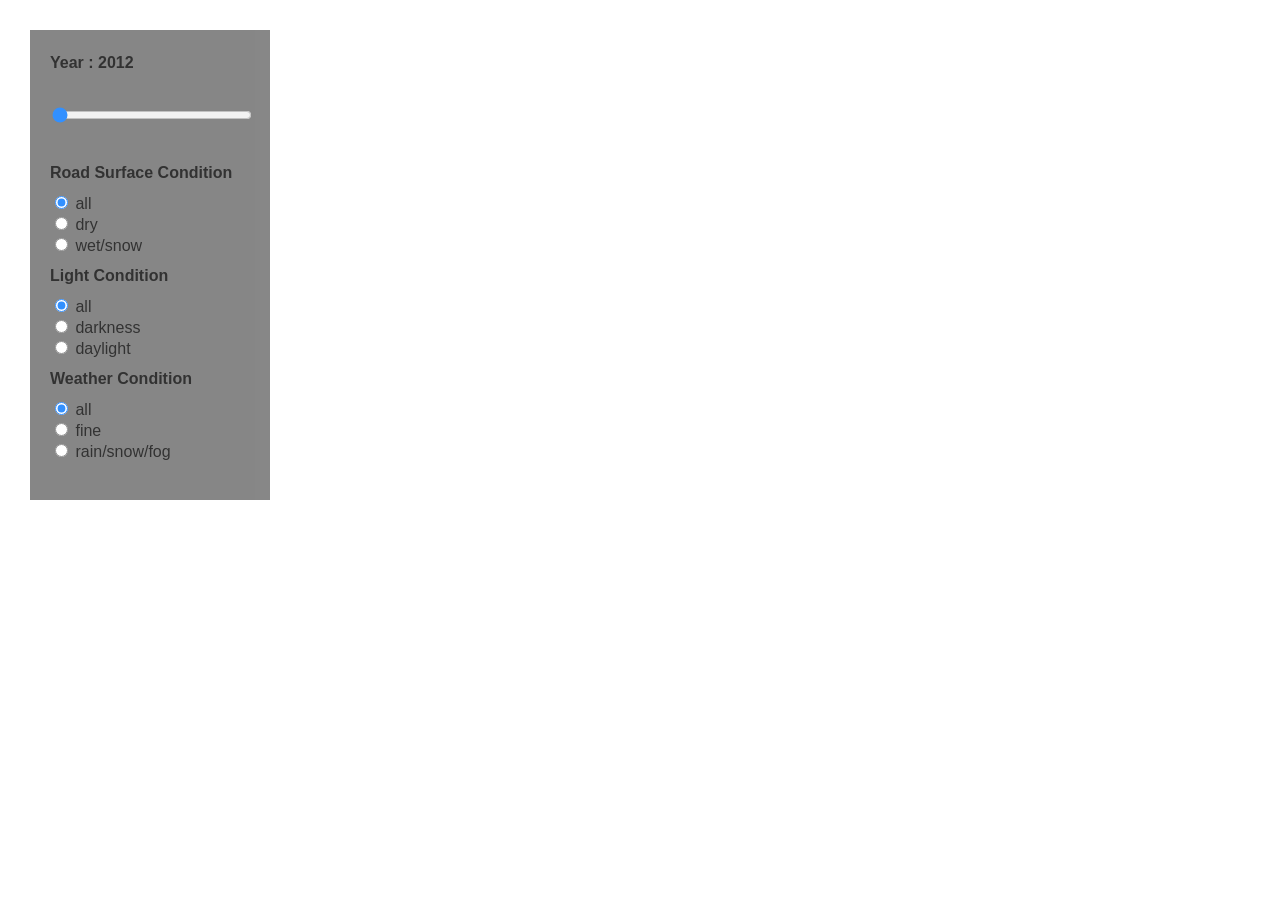
<file: demoSite/map2/map2.html>
<!DOCTYPE html>
<html>   
<head>
<meta charset='utf-8' />
<title>Nature Condition</title>
<meta name='viewport' content='initial-scale=1,maximum-scale=1,user-scalable=no' />
<script src='https://api.mapbox.com/mapbox-gl-js/v2.1.1/mapbox-gl.js'></script>    
<link href='https://api.mapbox.com/mapbox-gl-js/v2.1.1/mapbox-gl.css' rel='stylesheet' />
<style>
body {
  margin: 0;
  padding: 0;
  font-family: 'Helvetica Neue', Helvetica, Arial, Sans-serif;
}

#map {
  position: absolute;
  top: 0;
  bottom: 0;
  width: 100%;
}

h1 {
  font-size: 20px;
  line-height: 30px;
}

h2 {
  font-size: 16px;
  line-height: 20px;
  margin-bottom: 10px;
}

a {
  text-decoration: none;
  color: #2dc4b2;
}

#console {
  position: absolute;
  width: 200px;
  height: 450px; 
  margin: 30px;
  padding: 10px 20px;
  opacity: 0.8;
  background-color: dimgrey
}
    
.session {
  margin-bottom: 5px;
}

.row {
  height: 60px;
  width: 100%;
  line-height: 20px;
}

.colors {
  background: linear-gradient(to right, #2dc4b2, #3bb3c3, #669ec4, #8b88b6, #a2719b, #aa5e79);
  margin-bottom: 5px;
}

.label {
  width: 15%;
  display: inline-block;
  text-align: center;
}

</style>
    
</head>
       
<body>  
    
<div id="map"></div>
<div id='console'>
 <div class="session">
   <h2>Year <label id="active-year">: 2012</label></h2>
   <input id="slider" class="row" type="range" min="2012" max="2014" step="1" value="2012"/>
 </div>
    <h2>Road Surface Condition</h2>
 <div class='row' id='filters1'>
    <input id='all' type='radio' name='toggle1' value='all' checked='checked'>
    <label for='all'>all</label><br />
    <input id='dry' type='radio' name='toggle1' value='dry'>
    <label for='dry'>dry</label><br />
    <input id='wet/snow' type='radio' name='toggle1' value='wet/snow'>
    <label for='wet/snow'>wet/snow</label><br />
 </div>    
    <h2>Light Condition</h2>
 <div class='row' id='filters2'>
    <input id='al' type='radio' name='toggle2' value='al' checked='checked'>
    <label for='al'>all</label><br />
    <input id='darkness' type='radio' name='toggle2' value='darkness'>
    <label for='darkness'>darkness</label><br />
    <input id='daylight' type='radio' name='toggle2' value='daylight'>
    <label for='daylight'>daylight</label><br />
 </div>  
    <h2>Weather Condition</h2>
 <div class='row' id='filters3'>
    <input id='a' type='radio' name='toggle3' value='a' checked='checked'>
    <label for='a'>all</label><br />
    <input id='fine' type='radio' name='toggle3' value='fine'>
    <label for='fine'>fine</label><br />
    <input id='rain/snow/fog' type='radio' name='toggle3' value='rain/snow/fog'>
    <label for='rain/snow/fog'>rain/snow/fog</label><br />
 </div>  
</div> 
    
<script>
 mapboxgl.accessToken = 'pk.eyJ1IjoiemhpeWlxaWFuIiwiYSI6ImNraGx5Z3IzbzAxMWUyc2xneGRrZmJydGYifQ.AJF3EGG95ALsgb5AT2TZfg';

var map = new mapboxgl.Map({
  container: 'map',
  style: 'mapbox://styles/mapbox/dark-v9',
  center: [-0.118092, 51.509865], 
  zoom: 10
});

map.on('load', function() {
  var filterYear = ['==', ['get', 'Year'], 2012];
  var filterRoad = ['!=', ['get', 'Road_Surface_Conditions'], 'placeholder'];
  var filterLight = ['!=', ['string', ['get', 'Light_Conditions']], 'placeholder'];
  var filterWeather = ['!=', ['string', ['get', 'Weather_Conditions']], 'placeholder'];
    
  map.addLayer({
    id: 'data',
    type: 'circle',
    source: {
      type: 'geojson',
      data: 'accidents_2012.geojson' 
    },
    paint: {
      'circle-color':'#669ec4',
      'circle-opacity': 0.4,
      'circle-radius':  {         
        property: 'Accident_Severity',
        stops: [
         [{zoom: 10, value: 1}, 3],
         [{zoom: 10, value: 3}, 2],
         [{zoom: 12, value: 1}, 9],
         [{zoom: 12, value: 3}, 3],
         [{zoom: 16, value: 1}, 12],
         [{zoom: 16, value: 3}, 4],
      ]}
    },
      'filter': ['all', filterYear, filterRoad, filterLight, filterWeather]
  });
  
  var mypopup = new mapboxgl.Popup({offset:[1,1],closeButton: false});    
    
  map.on('mouseover', 'data', function(e) {
   mypopup
    .setLngLat(e.features[0].geometry.coordinates)
    .setHTML('<b>Date: </b>' + e.features[0].properties.Date + 
             '<br/><b>Light:</b> ' + e.features[0].properties.Light_Conditions + 
             '<br/><b>Weather:</b> ' + e.features[0].properties.Weather_Conditions)
    .addTo(map);
  });
    
  map.on('mouseenter', 'data', function(e) {
      map.getCanvas().style.cursor = 'pointer';
  });
    
  map.on('mouseleave', 'data', function(e) {
      map.getCanvas().style.cursor = '';
      mypopup.remove();
  });      
    
  document.getElementById('slider').addEventListener('input', function (e) {
    var Year = parseInt(e.target.value);
    filterYear = ['==', ['get', 'Year'], Year];
    map.setFilter('data', ['all', filterYear, filterRoad, filterLight, filterWeather]);
    document.getElementById('active-year').innerText =': '+Year;
  });
        
  document.getElementById('filters1').addEventListener('change', function(e) {
   var Road_Surface_Conditions = e.target.value;
   if (Road_Surface_Conditions === 'all') {
     filterRoad = ['!=', ['get', 'Road_Surface_Conditions'], 'placeholder'];
   } else if (Road_Surface_Conditions === 'dry') {
     filterRoad = ['match', ['get', 'Road_Surface_Conditions'], 'Dry', true, false];
   } else if (Road_Surface_Conditions === 'wet/snow') {
     filterRoad = ['match', ['get', 'Road_Surface_Conditions'], 'Dry', false, true];
   } else {
     console.log('error');
   }
   map.setFilter('data', ['all', filterYear, filterRoad, filterLight, filterWeather]);
 });
    
  document.getElementById('filters2').addEventListener('change', function(e) {
   var Light_Conditions = e.target.value;
   if (Light_Conditions === 'al') {
     filterLight = ['!=', ['string', ['get', 'Light_Conditions']], 'placeholder'];
   } else if (Light_Conditions === 'darkness') {
     filterLight = ['match', ['get', 'Light_Conditions'], [
                   'Darkeness: No street lighting',
                   'Darkness: Street lighting unknown',
                   'Darkness: Street lights present and lit',
                   'Darkness: Street lights present but unlit'
                   ], true, false];
   } else if (Light_Conditions === 'daylight') {
     filterLight = ['match', ['get', 'Light_Conditions'], 'Daylight: Street light present', true, false];
   } else {
     console.log('error');
   }
   map.setFilter('data', ['all', filterYear, filterRoad, filterLight, filterWeather]);
 });
    
  document.getElementById('filters3').addEventListener('change', function(e) {
   var Weather_Conditions = e.target.value;
   if (Weather_Conditions === 'a') {
     filterWeather = ['!=', ['string', ['get', 'Weather_Conditions']], 'placeholder'];
   } else if (Weather_Conditions === 'fine') {
     filterWeather = ['match', ['get', 'Weather_Conditions'], [
                   'Fine without high winds',
                   'Fine with high winds'
                   ], true, false];
   } else if (Weather_Conditions === 'rain/snow/fog') {
     filterWeather = ['match', ['get', 'Weather_Conditions'], [
                   'Fine without high winds',
                   'Fine with high winds'
                   ], false, true];
   } else {
     console.log('error');
   }
   map.setFilter('data', ['all', filterYear, filterRoad, filterLight, filterWeather]);
 });
});   
</script>  
</body>
</html>
</file>
<file: demoSite/assets/css/style.css>
/**
* Template Name: KnightOne - v4.0.1
* Template URL: https://bootstrapmade.com/knight-simple-one-page-bootstrap-template/
* Author: BootstrapMade.com
* License: https://bootstrapmade.com/license/
*/

/*--------------------------------------------------------------
# General
--------------------------------------------------------------*/
body {
  font-family: "Open Sans", sans-serif;
  color: #444444;
}

a {
  color: #fccf03;
  text-decoration: none;
}

a:hover {
  color: #00cc81;
  text-decoration: none;
}

h1, h2, h3, h4, h5, h6 {
  font-family: "Raleway", sans-serif;
}

/*--------------------------------------------------------------
# Preloader
--------------------------------------------------------------*/
#preloader {
  position: fixed;
  top: 0;
  left: 0;
  right: 0;
  bottom: 0;
  z-index: 9999;
  overflow: hidden;
  background: #fff;
}

#preloader:before {
  content: "";
  position: fixed;
  top: calc(50% - 30px);
  left: calc(50% - 30px);
  border: 6px solid #fccf03;
  border-top-color: #fff;
  border-bottom-color: #fff;
  border-radius: 50%;
  width: 60px;
  height: 60px;
  -webkit-animation: animate-preloader 1s linear infinite;
  animation: animate-preloader 1s linear infinite;
}

@-webkit-keyframes animate-preloader {
  0% {
    transform: rotate(0deg);
  }
  100% {
    transform: rotate(360deg);
  }
}

@keyframes animate-preloader {
  0% {
    transform: rotate(0deg);
  }
  100% {
    transform: rotate(360deg);
  }
}

/*--------------------------------------------------------------
# Back to top button
--------------------------------------------------------------*/
.back-to-top {
  position: fixed;
  visibility: hidden;
  opacity: 0;
  right: 15px;
  bottom: 15px;
  z-index: 996;
  background: #fccf03;
  width: 40px;
  height: 40px;
  border-radius: 50px;
  transition: all 0.4s;
}

.back-to-top i {
  font-size: 28px;
  color: #fff;
  line-height: 0;
}

.back-to-top:hover {
  background: #00c27b;
  color: #fff;
}

.back-to-top.active {
  visibility: visible;
  opacity: 1;
}

/*--------------------------------------------------------------
# Header
--------------------------------------------------------------*/
#header {
  transition: all 0.5s;
  z-index: 997;
  border-bottom: 1px solid rgba(255, 255, 255, 0.1);
}

#header.header-scrolled, #header.header-inner-pages {
  background: rgba(40, 40, 40, 0.9);
}

#header .logo {
  font-size: 28px;
  margin: 0;
  padding: 0;
  line-height: 1;
  font-weight: 700;
  letter-spacing: 0.5px;
}

#header .logo a {
  color: #fff;
}

#header .logo img {
  max-height: 40px;
}

@media (max-width: 992px) {
  #header {
    border: 0;
    padding: 15px 0;
  }
}

/* Get Startet Button */
.get-started-btn {
  margin-left: 25px;
  background: #fccf03;
  color: #fff;
  border-radius: 50px;
  padding: 8px 25px 9px 25px;
  white-space: nowrap;
  transition: 0.3s;
  font-size: 14px;
  display: inline-block;
}

.get-started-btn:hover {
  background: #00b371;
  color: #fff;
}

@media (max-width: 992px) {
  .get-started-btn {
    margin: 0 15px 0 0;
    padding: 6px 18px;
  }
}

/*--------------------------------------------------------------
# Navigation Menu
--------------------------------------------------------------*/
/**
* Desktop Navigation 
*/
.navbar {
  padding: 0;
}

.navbar ul {
  margin: 0;
  padding: 0;
  display: flex;
  list-style: none;
  align-items: center;
}

.navbar li {
  position: relative;
}

.navbar > ul > li {
  position: relative;
  white-space: nowrap;
  margin: 0 12px;
}

.navbar a {
  display: flex;
  align-items: center;
  justify-content: space-between;
  padding: 25px 3px;
  font-size: 14px;
  font-weight: 600;
  color: rgba(255, 255, 255, 0.7);
  white-space: nowrap;
  transition: 0.3s;
  position: relative;
}

.navbar a i {
  font-size: 12px;
  line-height: 0;
  margin-left: 5px;
}

.navbar > ul > li > a:before {
  content: "";
  position: absolute;
  width: 100%;
  height: 2px;
  bottom: -2px;
  left: 0;
  background-color: #fccf03;
  visibility: hidden;
  width: 0px;
  transition: all 0.3s ease-in-out 0s;
}

.navbar a:hover:before, .navbar li:hover > a:before, .navbar .active:before {
  visibility: visible;
  width: 100%;
}

.navbar a:hover, .navbar .active, .navbar li:hover > a {
  color: #fff;
}

.navbar .dropdown ul {
  display: block;
  position: absolute;
  left: 0;
  top: calc(100% + 30px);
  margin: 0;
  padding: 10px 0;
  z-index: 99;
  opacity: 0;
  visibility: hidden;
  background: #fff;
  box-shadow: 0px 0px 30px rgba(127, 137, 161, 0.25);
  transition: 0.3s;
  border-top: 2px solid #fccf03;
}

.navbar .dropdown ul li {
  min-width: 200px;
}

.navbar .dropdown ul a {
  padding: 10px 20px;
  font-size: 14px;
  text-transform: none;
  font-weight: 500;
  color: #282828;
}

.navbar .dropdown ul a i {
  font-size: 12px;
}

.navbar .dropdown ul a:hover, .navbar .dropdown ul .active:hover, .navbar .dropdown ul li:hover > a {
  color: #fccf03;
}

.navbar .dropdown:hover > ul {
  opacity: 1;
  top: 100%;
  visibility: visible;
}

.navbar .dropdown .dropdown ul {
  top: 0;
  left: calc(100% - 30px);
  visibility: hidden;
}

.navbar .dropdown .dropdown:hover > ul {
  opacity: 1;
  top: 0;
  left: 100%;
  visibility: visible;
}

@media (max-width: 1366px) {
  .navbar .dropdown .dropdown ul {
    left: -90%;
  }
  .navbar .dropdown .dropdown:hover > ul {
    left: -100%;
  }
}

/**
* Mobile Navigation 
*/
.mobile-nav-toggle {
  color: #fff;
  font-size: 28px;
  cursor: pointer;
  display: none;
  line-height: 0;
  transition: 0.5s;
}

@media (max-width: 991px) {
  .mobile-nav-toggle {
    display: block;
  }
  .navbar ul {
    display: none;
  }
}

.navbar-mobile {
  position: fixed;
  overflow: hidden;
  top: 0;
  right: 0;
  left: 0;
  bottom: 0;
  background: rgba(15, 15, 15, 0.9);
  transition: 0.3s;
  z-index: 999;
}

.navbar-mobile .mobile-nav-toggle {
  position: absolute;
  top: 15px;
  right: 15px;
}

.navbar-mobile ul {
  display: block;
  position: absolute;
  top: 55px;
  right: 15px;
  bottom: 15px;
  left: 15px;
  padding: 10px 0;
  background-color: #fff;
  overflow-y: auto;
  transition: 0.3s;
}

.navbar-mobile a {
  padding: 10px 20px;
  font-size: 15px;
  color: #282828;
}

.navbar-mobile a:hover:before, .navbar-mobile li:hover > a:before, .navbar-mobile .active:before {
  visibility: hidden;
}

.navbar-mobile a:hover, .navbar-mobile .active, .navbar-mobile li:hover > a {
  color: #fccf03;
}

.navbar-mobile .getstarted {
  margin: 15px;
}

.navbar-mobile .dropdown ul {
  position: static;
  display: none;
  margin: 10px 20px;
  padding: 10px 0;
  z-index: 99;
  opacity: 1;
  visibility: visible;
  background: #fff;
  box-shadow: 0px 0px 30px rgba(127, 137, 161, 0.25);
}

.navbar-mobile .dropdown ul li {
  min-width: 200px;
}

.navbar-mobile .dropdown ul a {
  padding: 10px 20px;
}

.navbar-mobile .dropdown ul a i {
  font-size: 12px;
}

.navbar-mobile .dropdown ul a:hover, .navbar-mobile .dropdown ul .active:hover, .navbar-mobile .dropdown ul li:hover > a {
  color: #fccf03;
}

.navbar-mobile .dropdown > .dropdown-active {
  display: block;
}

/*--------------------------------------------------------------
# Hero Section
--------------------------------------------------------------*/
#hero {
  width: 100%;
  /* height: 100vh; */
  background: url("../img/hero-bg.JPG") center center;
  background-size: cover;
  position: relative;
}

#hero:before {
  content: "";
  background: rgba(0, 0, 0, 0.6);
  position: absolute;
  bottom: 0;
  top: 0;
  left: 0;
  right: 0;
}

#hero .container {
  padding-top: 72px;
  position: relative;
  text-align: center;
}

#hero h1 {
  margin: 0 0 10px 0;
  font-size: 48px;
  font-weight: 700;
  line-height: 56px;
  color: #fff;
}

#hero h2 {
  color: #eee;
  margin-bottom: 40px;
  font-size: 24px;
}

#hero .play-btn {
  width: 94px;
  height: 94px;
  margin: 0 auto;
  background: radial-gradient(#fccf03 50%, rgba(0, 153, 97, 0.4) 52%);
  border-radius: 50%;
  display: block;
  overflow: hidden;
  position: relative;
}

#hero .play-btn::after {
  content: '';
  position: absolute;
  left: 50%;
  top: 50%;
  transform: translateX(-40%) translateY(-50%);
  width: 0;
  height: 0;
  border-top: 10px solid transparent;
  border-bottom: 10px solid transparent;
  border-left: 15px solid #fff;
  z-index: 100;
  transition: all 400ms cubic-bezier(0.55, 0.055, 0.675, 0.19);
}

#hero .play-btn::before {
  content: '';
  position: absolute;
  width: 120px;
  height: 120px;
  -webkit-animation-delay: 0s;
  animation-delay: 0s;
  -webkit-animation: pulsate-btn 3s;
  animation: pulsate-btn 3s;
  -webkit-animation-direction: forwards;
  animation-direction: forwards;
  -webkit-animation-iteration-count: infinite;
  animation-iteration-count: infinite;
  -webkit-animation-timing-function: steps;
  animation-timing-function: steps;
  opacity: 1;
  border-radius: 50%;
  border: 5px solid rgba(0, 153, 97, 0.7);
  top: -15%;
  left: -15%;
  background: rgba(198, 16, 0, 0);
}

#hero .play-btn:hover::after {
  border-left: 15px solid #fccf03;
  transform: scale(20);
}

#hero .play-btn:hover::before {
  content: '';
  position: absolute;
  left: 50%;
  top: 50%;
  transform: translateX(-40%) translateY(-50%);
  width: 0;
  height: 0;
  border: none;
  border-top: 10px solid transparent;
  border-bottom: 10px solid transparent;
  border-left: 15px solid #fff;
  z-index: 200;
  -webkit-animation: none;
  animation: none;
  border-radius: 0;
}

@media (min-width: 1024px) {
  #hero {
    background-attachment: fixed;
  }
}

@media (max-width: 768px) {
  #hero h1 {
    font-size: 28px;
    line-height: 36px;
  }
  #hero h2 {
    font-size: 18px;
    line-height: 24px;
    margin-bottom: 30px;
  }
}

@-webkit-keyframes pulsate-btn {
  0% {
    transform: scale(0.6, 0.6);
    opacity: 1;
  }
  100% {
    transform: scale(1, 1);
    opacity: 0;
  }
}

@keyframes pulsate-btn {
  0% {
    transform: scale(0.6, 0.6);
    opacity: 1;
  }
  100% {
    transform: scale(1, 1);
    opacity: 0;
  }
}

/*--------------------------------------------------------------
# Sections General
--------------------------------------------------------------*/
section {

  overflow: hidden;
}

.section-bg {
  background-color: #8fffd6;
}

.section-title {
  padding-bottom: 30px;
}

.section-title h2 {
  font-size: 32px;
  font-weight: bold;
  margin-bottom: 20px;
  padding-bottom: 20px;
  position: relative;
}

.section-title h2::after {
  content: '';
  position: absolute;
  display: block;
  width: 50px;
  height: 3px;
  background: #fccf03;
  bottom: 0;
  left: 0;
}

.section-title p {
  margin-bottom: 0;
  color: #777777;
  font-size: 15px;
}

/*--------------------------------------------------------------
# About Us
--------------------------------------------------------------*/
.about .content h3 {
  font-weight: 600;
  font-size: 26px;
}

.about .content ul {
  list-style: none;
  padding: 0;
}

.about .content ul li {
  padding-left: 28px;
  position: relative;
}

.about .content ul li + li {
  margin-top: 10px;
}

.about .content ul i {
  position: absolute;
  left: 0;
  top: 2px;
  font-size: 20px;
  color: #fccf03;
  line-height: 1;
}

.about .content p:last-child {
  margin-bottom: 0;
}

.about .content .btn-learn-more {
  font-family: "Raleway", sans-serif;
  font-weight: 600;
  font-size: 14px;
  letter-spacing: 1px;
  display: inline-block;
  padding: 12px 32px;
  border-radius: 50px;
  transition: 0.3s;
  line-height: 1;
  color: #fccf03;
  -webkit-animation-delay: 0.8s;
  animation-delay: 0.8s;
  margin-top: 6px;
  border: 2px solid #fccf03;
}

.about .content .btn-learn-more:hover {
  background: #fccf03;
  color: #fff;
  text-decoration: none;
}

/*--------------------------------------------------------------
# Services
--------------------------------------------------------------*/
.services .icon-box {
  padding: 60px 30px;
  transition: all ease-in-out 0.3s;
  background: #fefefe;
  box-shadow: 0px 5px 90px 0px rgba(110, 123, 131, 0.1);
  border-radius: 18px;
  border-bottom: 5px solid #fff;
}

.services .icon-box .icon {
  width: 64px;
  height: 64px;
  background: #fccf03;
  border-radius: 50px;
  display: flex;
  align-items: center;
  justify-content: center;
  margin-bottom: 20px;
  transition: ease-in-out 0.3s;
  color: #fff;
}

.services .icon-box .icon i {
  font-size: 28px;
}

.services .icon-box h4 {
  font-weight: 700;
  margin-bottom: 15px;
  font-size: 24px;
}

.services .icon-box h4 a {
  color: #282828;
  transition: ease-in-out 0.3s;
}

.services .icon-box p {
  line-height: 24px;
  font-size: 14px;
  margin-bottom: 0;
}

.services .icon-box:hover {
  transform: translateY(-10px);
  border-color: #fccf03;
}

.services .icon-box:hover h4 a {
  color: #fccf03;
}

/*--------------------------------------------------------------
# Cta, yeah the maps
--------------------------------------------------------------*/
.cta {
  background: linear-gradient(rgba(0, 0, 0, 0.6), rgba(0, 0, 0, 0.6)), url("../img/cta-bg.JPG") fixed center center;
  background-size: cover;
  padding-top: 120px;
}

.cta h3 {
  color: #fff;
  font-size: 28px;
  font-weight: 700;
}

.cta p {
  color: #fff;
}

.cta .cta-btn {
  font-family: "Raleway", sans-serif;
  font-weight: 500;
  font-size: 15px;
  letter-spacing: 1px;
  display: inline-block;
  padding: 12px 30px;
  border-radius: 2px;
  transition: 0.5s;
  margin: 10px;
  background: #fccf03;
  color: #fff;
  border-radius: 50px;
}

.cta .cta-btn:hover {
  background: #00b371;
}

@media (max-width: 1024px) {
  .cta {
    background-attachment: scroll;
  }
}

@media (min-width: 769px) {
  .cta .cta-btn-container {
    display: flex;
    align-items: center;
    justify-content: flex-end;
  }
}

#cta2 .container {
  position: relative;
  width: 100%;
}

#cta2 .embed-responsive-item {
  position: absolute;
  top: 0;
  left: 0;
  bottom: 0;
  right: 0;
  width: 100%;
  height: 100%;
}

iframe {
  overflow:hidden;
}

/*--------------------------------------------------------------
# Features
--------------------------------------------------------------*/
.features .icon-box h4 {
  font-size: 20px;
  font-weight: 700;
  margin: 5px 0 10px 60px;
}

.features .icon-box i {
  font-size: 48px;
  float: left;
  color: #fccf03;
}

.features .icon-box p {
  font-size: 15px;
  color: #848484;
  margin-left: 60px;
}

.features .image {
  background-position: center center;
  background-repeat: no-repeat;
  background-size: cover;
  min-height: 400px;
}

/*--------------------------------------------------------------
# Clients
--------------------------------------------------------------*/
.clients {
  padding-top: 30px;
}

.clients .clients-wrap {
  border-top: 1px solid #e7e7e7;
  border-left: 1px solid #e7e7e7;
}

.clients .client-logo {
  padding: 64px;
  display: flex;
  justify-content: center;
  align-items: center;
  border-right: 1px solid #e7e7e7;
  border-bottom: 1px solid #e7e7e7;
  overflow: hidden;
  background: #fff;
  height: 140px;
}

.clients .client-logo:hover img {
  transform: scale(1.1);
}

.clients img {
  transition: all 0.4s ease-in-out;
}

/*--------------------------------------------------------------
# Counts
--------------------------------------------------------------*/
.counts {
  background: url("../img/counts-bg.jpg") center center no-repeat;
  background-size: cover;
  padding: 80px 0 60px 0;
  position: relative;
}

.counts::before {
  content: "";
  position: absolute;
  background: rgba(17, 17, 17, 0.9);
  left: 0;
  right: 0;
  top: 0;
  bottom: 0;
}

.counts .title {
  position: relative;
  color: #fff;
  margin-bottom: 40px;
}

.counts .title h3 {
  font-size: 36px;
  font-weight: 700;
}

.counts .counters span {
  font-size: 48px;
  display: block;
  font-weight: 700;
  color: #fccf03;
}

.counts .counters p {
  padding: 0;
  margin: 0 0 20px 0;
  font-family: "Raleway", sans-serif;
  font-size: 14px;
  color: #fff;
}

@media (min-width: 1200px) {
  .counts {
    background-attachment: fixed;
  }
}

/*--------------------------------------------------------------
# Portfolio
--------------------------------------------------------------*/
.portfolio #portfolio-flters {
  padding: 0;
  margin: 0 auto 25px auto;
  list-style: none;
  text-align: center;
  border-radius: 50px;
}

.portfolio #portfolio-flters li {
  cursor: pointer;
  display: inline-block;
  padding: 8px 16px 10px 16px;
  font-size: 14px;
  font-weight: 500;
  line-height: 1;
  color: #444444;
  margin: 0 3px 10px 3px;
  transition: all ease-in-out 0.3s;
  background: #f4f4f4;
  border-radius: 50px;
}

.portfolio #portfolio-flters li:hover, .portfolio #portfolio-flters li.filter-active {
  color: #fff;
  background: #fccf03;
}

.portfolio #portfolio-flters li:last-child {
  margin-right: 0;
}

.portfolio .portfolio-item {
  margin-bottom: 30px;
  overflow: hidden;
}

.portfolio .portfolio-item img {
  position: relative;
  top: 0;
  transition: all 0.6s cubic-bezier(0.645, 0.045, 0.355, 1);
}

.portfolio .portfolio-item .portfolio-info {
  opacity: 0;
  position: absolute;
  left: 15px;
  right: 15px;
  bottom: -50px;
  z-index: 3;
  transition: all ease-in-out 0.3s;
  background: #fccf03;
  padding: 15px 20px;
}

.portfolio .portfolio-item .portfolio-info h4 {
  font-size: 18px;
  color: #fff;
  font-weight: 600;
}

.portfolio .portfolio-item .portfolio-info p {
  color: #fff;
  font-size: 14px;
  margin-bottom: 0;
}

.portfolio .portfolio-item .portfolio-info .preview-link, .portfolio .portfolio-item .portfolio-info .details-link {
  position: absolute;
  right: 50px;
  font-size: 24px;
  top: calc(50% - 18px);
  color: white;
  transition: ease-in-out 0.3s;
}

.portfolio .portfolio-item .portfolio-info .preview-link:hover, .portfolio .portfolio-item .portfolio-info .details-link:hover {
  color: #33ffb4;
}

.portfolio .portfolio-item .portfolio-info .details-link {
  right: 15px;
}

.portfolio .portfolio-item:hover img {
  top: -30px;
}

.portfolio .portfolio-item:hover .portfolio-info {
  opacity: 1;
  bottom: 0;
}

/*--------------------------------------------------------------
# Portfolio Details
--------------------------------------------------------------*/
.portfolio-details {
  padding-top: 40px;
}

.portfolio-details .portfolio-details-slider img {
  width: 100%;
}

.portfolio-details .portfolio-details-slider .swiper-pagination {
  margin-top: 20px;
  position: relative;
}

.portfolio-details .portfolio-details-slider .swiper-pagination .swiper-pagination-bullet {
  width: 12px;
  height: 12px;
  background-color: #fff;
  opacity: 1;
  border: 1px solid #fccf03;
}

.portfolio-details .portfolio-details-slider .swiper-pagination .swiper-pagination-bullet-active {
  background-color: #fccf03;
}

.portfolio-details .portfolio-info {
  padding: 30px;
  box-shadow: 0px 0 30px rgba(40, 40, 40, 0.08);
}

.portfolio-details .portfolio-info h3 {
  font-size: 22px;
  font-weight: 700;
  margin-bottom: 20px;
  padding-bottom: 20px;
  border-bottom: 1px solid #eee;
}

.portfolio-details .portfolio-info ul {
  list-style: none;
  padding: 0;
  font-size: 15px;
}

.portfolio-details .portfolio-info ul li + li {
  margin-top: 10px;
}

.portfolio-details .portfolio-description {
  padding-top: 30px;
}

.portfolio-details .portfolio-description h2 {
  font-size: 26px;
  font-weight: 700;
  margin-bottom: 20px;
}

.portfolio-details .portfolio-description p {
  padding: 0;
}

/*--------------------------------------------------------------
# Pricing
--------------------------------------------------------------*/
.pricing {
  background-color: #f9f9f9;
}

.pricing .box {
  padding: 40px 20px;
  text-align: center;
  border-radius: 8px;
  position: relative;
  overflow: hidden;
  background: #fefefe;
  box-shadow: 0px 5px 90px 0px rgba(110, 123, 131, 0.1);
}

.pricing .box h3 {
  font-weight: 400;
  padding: 15px;
  margin-top: 15px;
  font-size: 18px;
  font-weight: 600;
  color: #282828;
}

.pricing .box h4 {
  font-size: 42px;
  color: #fccf03;
  font-weight: 500;
  font-family: "Open Sans", sans-serif;
  margin-bottom: 20px;
}

.pricing .box h4 sup {
  font-size: 20px;
  top: -15px;
  left: -3px;
}

.pricing .box h4 span {
  color: #bababa;
  font-size: 16px;
  font-weight: 300;
}

.pricing .box ul {
  padding: 20px 0;
  list-style: none;
  color: #282828;
  text-align: center;
  line-height: 20px;
  font-size: 14px;
}

.pricing .box ul li {
  padding-bottom: 16px;
}

.pricing .box ul i {
  color: #fccf03;
  font-size: 18px;
  padding-right: 4px;
}

.pricing .box ul .na {
  color: #ccc;
  text-decoration: line-through;
}

.pricing .box .btn-wrap {
  padding: 15px;
  text-align: center;
}

.pricing .box .btn-buy {
  display: inline-block;
  padding: 10px 40px 12px 40px;
  border-radius: 50px;
  border: 2px solid #fccf03;
  color: #fccf03;
  font-size: 14px;
  font-weight: 400;
  font-family: "Raleway", sans-serif;
  font-weight: 600;
  transition: 0.3s;
}

.pricing .box .btn-buy:hover {
  background: #fccf03;
  color: #fff;
}

.pricing .recommended {
  border-color: #fccf03;
}

.pricing .recommended .btn-buy {
  background: #fccf03;
  color: #fff;
}

.pricing .recommended .btn-buy:hover {
  background: #00b371;
  border-color: #00b371;
}

.pricing .recommended-badge {
  position: absolute;
  top: 20px;
  left: 50%;
  transform: translateX(-50%);
  z-index: 1;
  font-size: 13px;
  padding: 3px 25px 6px 25px;
  background: #edfbf0;
  color: #fccf03;
  border-radius: 50px;
}

/*--------------------------------------------------------------
# Faq
--------------------------------------------------------------*/
.faq {
  padding: 0;
}

.faq .content {
  padding: 60px 100px 0 100px;
}

.faq .content h3 {
  font-weight: 400;
  font-size: 34px;
}

.faq .content h4 {
  font-size: 20px;
  font-weight: 700;
  margin-top: 5px;
}

.faq .content p {
  font-size: 15px;
  color: #848484;
}

.faq .img {
  background-size: cover;
  background-repeat: no-repeat;
  background-position: center center;
  min-height: 400px;
}

.faq .accordion-list {
  padding: 0 100px 60px 100px;
}

.faq .accordion-list ul {
  padding: 0;
  list-style: none;
}

.faq .accordion-list li + li {
  margin-top: 15px;
}

.faq .accordion-list li {
  padding: 20px;
  background: #fefefe;
  box-shadow: 0px 5px 90px 0px rgba(110, 123, 131, 0.1);
  border-radius: 4px;
}

.faq .accordion-list a {
  display: block;
  position: relative;
  font-family: "Poppins", sans-serif;
  font-size: 16px;
  line-height: 24px;
  font-weight: 500;
  padding-right: 30px;
  outline: none;
  cursor: pointer;
}

.faq .accordion-list i {
  font-size: 24px;
  position: absolute;
  right: 0;
  top: 0;
}

.faq .accordion-list p {
  margin-bottom: 0;
  padding: 10px 0 0 0;
}

.faq .accordion-list .icon-show {
  display: none;
}

.faq .accordion-list a.collapsed {
  color: #343a40;
}

.faq .accordion-list a.collapsed:hover {
  color: #fccf03;
}

.faq .accordion-list a.collapsed .icon-show {
  display: inline-block;
}

.faq .accordion-list a.collapsed .icon-close {
  display: none;
}

@media (max-width: 1024px) {
  .faq .content, .faq .accordion-list {
    padding-left: 0;
    padding-right: 0;
  }
}

@media (max-width: 992px) {
  .faq {
    /* img {
      padding-top: 30px;
    } */
  }
  .faq .content {
    padding-top: 30px;
  }
  .faq .accordion-list {
    padding-bottom: 30px;
  }
}

/*--------------------------------------------------------------
# Contact
--------------------------------------------------------------*/
.contact .info {
  width: 100%;
  background: #fff;
}

.contact .info i {
  font-size: 32px;
  color: #fccf03;
  float: left;
  line-height: 1;
}

.contact .info h4 {
  padding: 0 0 0 60px;
  font-size: 22px;
  font-weight: 600;
  margin-bottom: 5px;
  color: #282828;
}

.contact .info p {
  padding: 0 0 0 60px;
  margin-bottom: 0;
  font-size: 14px;
  color: #5b5b5b;
}

.contact .info .email, .contact .info .phone {
  margin-top: 40px;
}

.contact .php-email-form {
  width: 100%;
  background: #fff;
}

.contact .php-email-form .form-group {
  padding-bottom: 8px;
}

.contact .php-email-form .error-message {
  display: none;
  color: #fff;
  background: #ed3c0d;
  text-align: center;
  padding: 15px;
  font-weight: 600;
}

.contact .php-email-form .sent-message {
  display: none;
  color: #fff;
  background: #18d26e;
  text-align: left;
  padding: 15px;
  font-weight: 600;
}

.contact .php-email-form .sent-message br + br {
  margin-top: 25px;
}

.contact .php-email-form .loading {
  display: none;
  background: #fff;
  text-align: center;
  padding: 15px;
}

.contact .php-email-form .loading:before {
  content: "";
  display: inline-block;
  border-radius: 50%;
  width: 24px;
  height: 24px;
  margin: 0 10px -6px 0;
  border: 3px solid #18d26e;
  border-top-color: #eee;
  -webkit-animation: animate-loading 1s linear infinite;
  animation: animate-loading 1s linear infinite;
}

.contact .php-email-form input, .contact .php-email-form textarea {
  border-radius: 0;
  box-shadow: none;
  font-size: 14px;
  border-radius: 4px;
}

.contact .php-email-form input:focus, .contact .php-email-form textarea:focus {
  border-color: #fccf03;
}

.contact .php-email-form input {
  height: 44px;
}

.contact .php-email-form textarea {
  padding: 10px 12px;
}

.contact .php-email-form button[type="submit"] {
  background: #fccf03;
  border: 0;
  padding: 10px 30px;
  color: #fff;
  transition: 0.4s;
  border-radius: 50px;
}

.contact .php-email-form button[type="submit"]:hover {
  background: #00b371;
}

@-webkit-keyframes animate-loading {
  0% {
    transform: rotate(0deg);
  }
  100% {
    transform: rotate(360deg);
  }
}

@keyframes animate-loading {
  0% {
    transform: rotate(0deg);
  }
  100% {
    transform: rotate(360deg);
  }
}

/*--------------------------------------------------------------
# Breadcrumbs
--------------------------------------------------------------*/
.breadcrumbs {
  padding: 15px 0;
  background: #f9f9f9;
  min-height: 40px;
  margin-top: 72px;
}

@media (max-width: 992px) {
  .breadcrumbs {
    margin-top: 63px;
  }
}

.breadcrumbs h2 {
  font-size: 26px;
  font-weight: 500;
}

.breadcrumbs ol {
  display: flex;
  flex-wrap: wrap;
  list-style: none;
  padding: 0 0 10px 0;
  margin: 0;
  font-size: 14px;
}

.breadcrumbs ol li + li {
  padding-left: 10px;
}

.breadcrumbs ol li + li::before {
  display: inline-block;
  padding-right: 10px;
  color: #424242;
  content: "/";
}

/*--------------------------------------------------------------
# Footer
--------------------------------------------------------------*/
#footer {
  background: #0f0f0f;
  color: #fff;
  font-size: 14px;
  text-align: center;
  padding: 30px 0;
}

#footer h3 {
  font-size: 36px;
  font-weight: 700;
  color: #fff;
  position: relative;
  font-family: "Poppins", sans-serif;
  padding: 0;
  margin: 0 0 15px 0;
}

#footer p {
  font-size: 15;
  font-style: italic;
  padding: 0;
  margin: 0 0 40px 0;
}

#footer .social-links {
  margin: 0 0 40px 0;
}

#footer .social-links a {
  font-size: 18px;
  display: inline-block;
  background: #fccf03;
  color: #fff;
  line-height: 1;
  padding: 8px 0;
  margin-right: 4px;
  border-radius: 50%;
  text-align: center;
  width: 36px;
  height: 36px;
  transition: 0.3s;
}

#footer .social-links a:hover {
  background: #00b371;
  color: #fff;
  text-decoration: none;
}

#footer .copyright {
  margin: 0 0 5px 0;
}

#footer .credits {
  font-size: 13px;
}

#footer .credits a {
  color: #00b371;
  transition: 0.3s;
}

#footer .credits a:hover {
  color: #fccf03;
}
</file>
